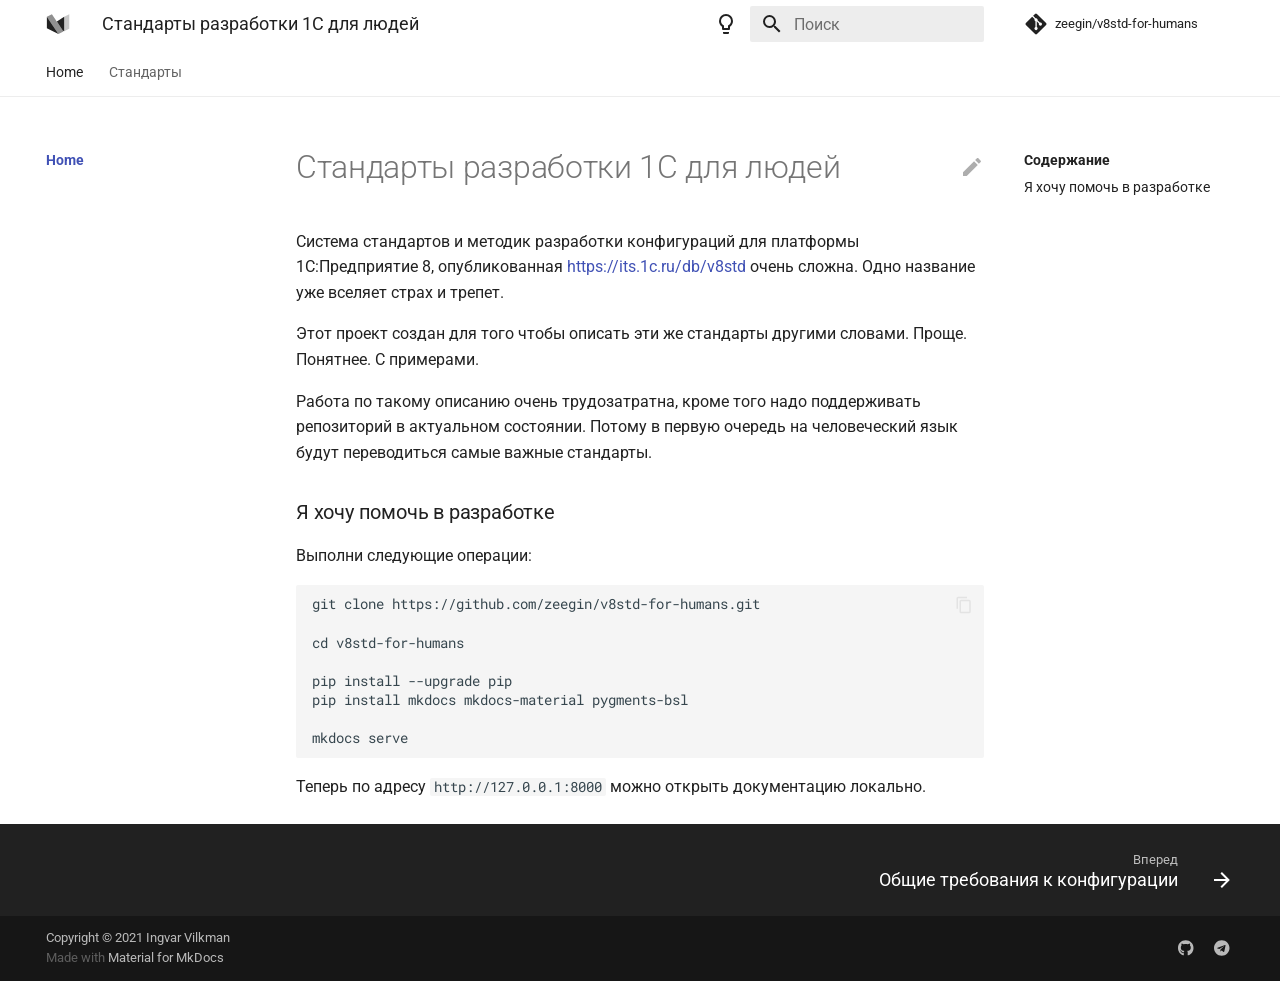
<file: index.html>
<!doctype html>
<html lang="ru" class="no-js">
  <head>
    
      <meta charset="utf-8">
      <meta name="viewport" content="width=device-width,initial-scale=1">
      
      
      
        <meta name="author" content="Ingvar Vilkman">
      
      
        <link rel="canonical" href="https://zeegin.github.io/v8std-for-humans/">
      
      <link rel="icon" href="assets/images/favicon.png">
      <meta name="generator" content="mkdocs-1.2.3, mkdocs-material-7.3.6">
    
    
      
        <title>Стандарты разработки 1С для людей</title>
      
    
    
      <link rel="stylesheet" href="assets/stylesheets/main.a57b2b03.min.css">
      
        
        <link rel="stylesheet" href="assets/stylesheets/palette.3f5d1f46.min.css">
        
      
    
    
    
      
        
        <link rel="preconnect" href="https://fonts.gstatic.com" crossorigin>
        <link rel="stylesheet" href="https://fonts.googleapis.com/css?family=Roboto:300,400,400i,700%7CRoboto+Mono&display=fallback">
        <style>:root{--md-text-font-family:"Roboto";--md-code-font-family:"Roboto Mono"}</style>
      
    
    
    
      <link rel="stylesheet" href="assets/stylesheets/extra.css">
    
    
      


    
    
  </head>
  
  
    
    
      
    
    
    
    
    <body dir="ltr" data-md-color-scheme="default" data-md-color-primary="white" data-md-color-accent="indigo">
  
    
    <script>function __prefix(e){return new URL(".",location).pathname+"."+e}function __get(e,t=localStorage){return JSON.parse(t.getItem(__prefix(e)))}</script>
    
      <script>var palette=__get("__palette");if(null!==palette&&"object"==typeof palette.color)for(var key in palette.color)document.body.setAttribute("data-md-color-"+key,palette.color[key])</script>
    
    <input class="md-toggle" data-md-toggle="drawer" type="checkbox" id="__drawer" autocomplete="off">
    <input class="md-toggle" data-md-toggle="search" type="checkbox" id="__search" autocomplete="off">
    <label class="md-overlay" for="__drawer"></label>
    <div data-md-component="skip">
      
        
        <a href="#1" class="md-skip">
          Перейти к содержанию
        </a>
      
    </div>
    <div data-md-component="announce">
      
    </div>
    
      

<header class="md-header" data-md-component="header">
  <nav class="md-header__inner md-grid" aria-label="Header">
    <a href="." title="Стандарты разработки 1С для людей" class="md-header__button md-logo" aria-label="Стандарты разработки 1С для людей" data-md-component="logo">
      
  
  <svg xmlns="http://www.w3.org/2000/svg" viewBox="0 0 89 89">
  <path d="M3.136,17.387l0,42.932l42.932,21.467l-42.932,-64.399Z" />
  <path d="M21.91,8l42.933,64.398l-18.775,9.388l-42.932,-64.399l18.774,-9.387Z" style="fill-opacity: 0.5" />
  <path d="M67.535,17.387l-27.262,18.156l21.878,32.818l5.384,2.691l0,-53.665Z" />
  <path d="M67.535,17.387l0,53.666l18.774,-9.388l0,-53.665l-18.774,9.387Z" style="fill-opacity: 0.25" />
</svg>

    </a>
    <label class="md-header__button md-icon" for="__drawer">
      <svg xmlns="http://www.w3.org/2000/svg" viewBox="0 0 24 24"><path d="M3 6h18v2H3V6m0 5h18v2H3v-2m0 5h18v2H3v-2z"/></svg>
    </label>
    <div class="md-header__title" data-md-component="header-title">
      <div class="md-header__ellipsis">
        <div class="md-header__topic">
          <span class="md-ellipsis">
            Стандарты разработки 1С для людей
          </span>
        </div>
        <div class="md-header__topic" data-md-component="header-topic">
          <span class="md-ellipsis">
            
              Home
            
          </span>
        </div>
      </div>
    </div>
    
      <form class="md-header__option" data-md-component="palette">
        
          
          
          <input class="md-option" data-md-color-media="" data-md-color-scheme="default" data-md-color-primary="white" data-md-color-accent="indigo"  aria-label="Switch to dark mode"  type="radio" name="__palette" id="__palette_1">
          
            <label class="md-header__button md-icon" title="Switch to dark mode" for="__palette_2" hidden>
              <svg xmlns="http://www.w3.org/2000/svg" viewBox="0 0 24 24"><path d="M12 2a7 7 0 0 1 7 7c0 2.38-1.19 4.47-3 5.74V17a1 1 0 0 1-1 1H9a1 1 0 0 1-1-1v-2.26C6.19 13.47 5 11.38 5 9a7 7 0 0 1 7-7M9 21v-1h6v1a1 1 0 0 1-1 1h-4a1 1 0 0 1-1-1m3-17a5 5 0 0 0-5 5c0 2.05 1.23 3.81 3 4.58V16h4v-2.42c1.77-.77 3-2.53 3-4.58a5 5 0 0 0-5-5z"/></svg>
            </label>
          
        
          
          
          <input class="md-option" data-md-color-media="(prefers-color-scheme: dark)" data-md-color-scheme="slate" data-md-color-primary="black" data-md-color-accent="light-blue"  aria-label="Switch to light mode"  type="radio" name="__palette" id="__palette_2">
          
            <label class="md-header__button md-icon" title="Switch to light mode" for="__palette_1" hidden>
              <svg xmlns="http://www.w3.org/2000/svg" viewBox="0 0 24 24"><path d="M12 2a7 7 0 0 0-7 7c0 2.38 1.19 4.47 3 5.74V17a1 1 0 0 0 1 1h6a1 1 0 0 0 1-1v-2.26c1.81-1.27 3-3.36 3-5.74a7 7 0 0 0-7-7M9 21a1 1 0 0 0 1 1h4a1 1 0 0 0 1-1v-1H9v1z"/></svg>
            </label>
          
        
      </form>
    
    
    
      <label class="md-header__button md-icon" for="__search">
        <svg xmlns="http://www.w3.org/2000/svg" viewBox="0 0 24 24"><path d="M9.5 3A6.5 6.5 0 0 1 16 9.5c0 1.61-.59 3.09-1.56 4.23l.27.27h.79l5 5-1.5 1.5-5-5v-.79l-.27-.27A6.516 6.516 0 0 1 9.5 16 6.5 6.5 0 0 1 3 9.5 6.5 6.5 0 0 1 9.5 3m0 2C7 5 5 7 5 9.5S7 14 9.5 14 14 12 14 9.5 12 5 9.5 5z"/></svg>
      </label>
      
<div class="md-search" data-md-component="search" role="dialog">
  <label class="md-search__overlay" for="__search"></label>
  <div class="md-search__inner" role="search">
    <form class="md-search__form" name="search">
      <input type="text" class="md-search__input" name="query" aria-label="Поиск" placeholder="Поиск" autocapitalize="off" autocorrect="off" autocomplete="off" spellcheck="false" data-md-component="search-query" required>
      <label class="md-search__icon md-icon" for="__search">
        <svg xmlns="http://www.w3.org/2000/svg" viewBox="0 0 24 24"><path d="M9.5 3A6.5 6.5 0 0 1 16 9.5c0 1.61-.59 3.09-1.56 4.23l.27.27h.79l5 5-1.5 1.5-5-5v-.79l-.27-.27A6.516 6.516 0 0 1 9.5 16 6.5 6.5 0 0 1 3 9.5 6.5 6.5 0 0 1 9.5 3m0 2C7 5 5 7 5 9.5S7 14 9.5 14 14 12 14 9.5 12 5 9.5 5z"/></svg>
        <svg xmlns="http://www.w3.org/2000/svg" viewBox="0 0 24 24"><path d="M20 11v2H8l5.5 5.5-1.42 1.42L4.16 12l7.92-7.92L13.5 5.5 8 11h12z"/></svg>
      </label>
      <nav class="md-search__options" aria-label="Search">
        
          <a href="javascript:void(0)" class="md-search__icon md-icon" aria-label="Share" data-clipboard data-clipboard-text="" data-md-component="search-share" tabindex="-1">
            <svg xmlns="http://www.w3.org/2000/svg" viewBox="0 0 24 24"><path d="M18 16.08c-.76 0-1.44.3-1.96.77L8.91 12.7c.05-.23.09-.46.09-.7 0-.24-.04-.47-.09-.7l7.05-4.11c.54.5 1.25.81 2.04.81a3 3 0 0 0 3-3 3 3 0 0 0-3-3 3 3 0 0 0-3 3c0 .24.04.47.09.7L8.04 9.81C7.5 9.31 6.79 9 6 9a3 3 0 0 0-3 3 3 3 0 0 0 3 3c.79 0 1.5-.31 2.04-.81l7.12 4.15c-.05.21-.08.43-.08.66 0 1.61 1.31 2.91 2.92 2.91 1.61 0 2.92-1.3 2.92-2.91A2.92 2.92 0 0 0 18 16.08z"/></svg>
          </a>
        
        <button type="reset" class="md-search__icon md-icon" aria-label="Clear" tabindex="-1">
          <svg xmlns="http://www.w3.org/2000/svg" viewBox="0 0 24 24"><path d="M19 6.41 17.59 5 12 10.59 6.41 5 5 6.41 10.59 12 5 17.59 6.41 19 12 13.41 17.59 19 19 17.59 13.41 12 19 6.41z"/></svg>
        </button>
      </nav>
      
        <div class="md-search__suggest" data-md-component="search-suggest"></div>
      
    </form>
    <div class="md-search__output">
      <div class="md-search__scrollwrap" data-md-scrollfix>
        <div class="md-search-result" data-md-component="search-result">
          <div class="md-search-result__meta">
            Initializing search
          </div>
          <ol class="md-search-result__list"></ol>
        </div>
      </div>
    </div>
  </div>
</div>
    
    
      <div class="md-header__source">
        
<a href="https://github.com/zeegin/v8std-for-humans/" title="Перейти к репозиторию" class="md-source" data-md-component="source">
  <div class="md-source__icon md-icon">
    
    <svg xmlns="http://www.w3.org/2000/svg" viewBox="0 0 448 512"><path d="M439.55 236.05 244 40.45a28.87 28.87 0 0 0-40.81 0l-40.66 40.63 51.52 51.52c27.06-9.14 52.68 16.77 43.39 43.68l49.66 49.66c34.23-11.8 61.18 31 35.47 56.69-26.49 26.49-70.21-2.87-56-37.34L240.22 199v121.85c25.3 12.54 22.26 41.85 9.08 55a34.34 34.34 0 0 1-48.55 0c-17.57-17.6-11.07-46.91 11.25-56v-123c-20.8-8.51-24.6-30.74-18.64-45L142.57 101 8.45 235.14a28.86 28.86 0 0 0 0 40.81l195.61 195.6a28.86 28.86 0 0 0 40.8 0l194.69-194.69a28.86 28.86 0 0 0 0-40.81z"/></svg>
  </div>
  <div class="md-source__repository">
    zeegin/v8std-for-humans
  </div>
</a>
      </div>
    
  </nav>
  
</header>
    
    <div class="md-container" data-md-component="container">
      
      
        
          
            
<nav class="md-tabs" aria-label="Tabs" data-md-component="tabs">
  <div class="md-tabs__inner md-grid">
    <ul class="md-tabs__list">
      
        
  
  
    
  


  <li class="md-tabs__item">
    <a href="." class="md-tabs__link md-tabs__link--active">
      Home
    </a>
  </li>

      
        
  
  


  
  
  
    

  
  
  
    

  
  
  
    <li class="md-tabs__item">
      <a href="std/std467/" class="md-tabs__link">
        Стандарты
      </a>
    </li>
  

  

  

      
    </ul>
  </div>
</nav>
          
        
      
      <main class="md-main" data-md-component="main">
        <div class="md-main__inner md-grid">
          
            
              
              <div class="md-sidebar md-sidebar--primary" data-md-component="sidebar" data-md-type="navigation" >
                <div class="md-sidebar__scrollwrap">
                  <div class="md-sidebar__inner">
                    

  


<nav class="md-nav md-nav--primary md-nav--lifted" aria-label="Navigation" data-md-level="0">
  <label class="md-nav__title" for="__drawer">
    <a href="." title="Стандарты разработки 1С для людей" class="md-nav__button md-logo" aria-label="Стандарты разработки 1С для людей" data-md-component="logo">
      
  
  <svg xmlns="http://www.w3.org/2000/svg" viewBox="0 0 89 89">
  <path d="M3.136,17.387l0,42.932l42.932,21.467l-42.932,-64.399Z" />
  <path d="M21.91,8l42.933,64.398l-18.775,9.388l-42.932,-64.399l18.774,-9.387Z" style="fill-opacity: 0.5" />
  <path d="M67.535,17.387l-27.262,18.156l21.878,32.818l5.384,2.691l0,-53.665Z" />
  <path d="M67.535,17.387l0,53.666l18.774,-9.388l0,-53.665l-18.774,9.387Z" style="fill-opacity: 0.25" />
</svg>

    </a>
    Стандарты разработки 1С для людей
  </label>
  
    <div class="md-nav__source">
      
<a href="https://github.com/zeegin/v8std-for-humans/" title="Перейти к репозиторию" class="md-source" data-md-component="source">
  <div class="md-source__icon md-icon">
    
    <svg xmlns="http://www.w3.org/2000/svg" viewBox="0 0 448 512"><path d="M439.55 236.05 244 40.45a28.87 28.87 0 0 0-40.81 0l-40.66 40.63 51.52 51.52c27.06-9.14 52.68 16.77 43.39 43.68l49.66 49.66c34.23-11.8 61.18 31 35.47 56.69-26.49 26.49-70.21-2.87-56-37.34L240.22 199v121.85c25.3 12.54 22.26 41.85 9.08 55a34.34 34.34 0 0 1-48.55 0c-17.57-17.6-11.07-46.91 11.25-56v-123c-20.8-8.51-24.6-30.74-18.64-45L142.57 101 8.45 235.14a28.86 28.86 0 0 0 0 40.81l195.61 195.6a28.86 28.86 0 0 0 40.8 0l194.69-194.69a28.86 28.86 0 0 0 0-40.81z"/></svg>
  </div>
  <div class="md-source__repository">
    zeegin/v8std-for-humans
  </div>
</a>
    </div>
  
  <ul class="md-nav__list" data-md-scrollfix>
    
      
      
      

  
  
    
  
  
    <li class="md-nav__item md-nav__item--active">
      
      <input class="md-nav__toggle md-toggle" data-md-toggle="toc" type="checkbox" id="__toc">
      
      
        
      
      
        <label class="md-nav__link md-nav__link--active" for="__toc">
          Home
          <span class="md-nav__icon md-icon"></span>
        </label>
      
      <a href="." class="md-nav__link md-nav__link--active">
        Home
      </a>
      
        


<nav class="md-nav md-nav--secondary" aria-label="Содержание">
  
  
  
    
  
  
    <label class="md-nav__title" for="__toc">
      <span class="md-nav__icon md-icon"></span>
      Содержание
    </label>
    <ul class="md-nav__list" data-md-component="toc" data-md-scrollfix>
      
        <li class="md-nav__item">
  <a href="#_1" class="md-nav__link">
    Я хочу помочь в разработке
  </a>
  
</li>
      
    </ul>
  
</nav>
      
    </li>
  

    
      
      
      

  
  
  
    
    <li class="md-nav__item md-nav__item--nested">
      
      
        <input class="md-nav__toggle md-toggle" data-md-toggle="__nav_2" type="checkbox" id="__nav_2" >
      
      
      
        
          
        
          
        
      
      
        <label class="md-nav__link" for="__nav_2">
          Стандарты
          <span class="md-nav__icon md-icon"></span>
        </label>
      
      <nav class="md-nav" aria-label="Стандарты" data-md-level="1">
        <label class="md-nav__title" for="__nav_2">
          <span class="md-nav__icon md-icon"></span>
          Стандарты
        </label>
        <ul class="md-nav__list" data-md-scrollfix>
          
            
              
  
  
  
    
      
    
    <li class="md-nav__item md-nav__item--section md-nav__item--nested">
      
      
        <input class="md-nav__toggle md-toggle" data-md-toggle="__nav_2_1" type="checkbox" id="__nav_2_1" >
      
      
      
        
          
        
      
      
        <label class="md-nav__link" for="__nav_2_1">
          Создание и изменение объектов метаданных
          <span class="md-nav__icon md-icon"></span>
        </label>
      
      <nav class="md-nav" aria-label="Создание и изменение объектов метаданных" data-md-level="2">
        <label class="md-nav__title" for="__nav_2_1">
          <span class="md-nav__icon md-icon"></span>
          Создание и изменение объектов метаданных
        </label>
        <ul class="md-nav__list" data-md-scrollfix>
          
            
              
  
  
  
    
    <li class="md-nav__item md-nav__item--nested">
      
      
        <input class="md-nav__toggle md-toggle" data-md-toggle="__nav_2_1_1" type="checkbox" id="__nav_2_1_1" >
      
      
      
        
          
        
          
        
      
      
        <label class="md-nav__link" for="__nav_2_1_1">
          Организация работы конфигурации
          <span class="md-nav__icon md-icon"></span>
        </label>
      
      <nav class="md-nav" aria-label="Организация работы конфигурации" data-md-level="3">
        <label class="md-nav__title" for="__nav_2_1_1">
          <span class="md-nav__icon md-icon"></span>
          Организация работы конфигурации
        </label>
        <ul class="md-nav__list" data-md-scrollfix>
          
            
              
  
  
  
    <li class="md-nav__item">
      <a href="std/std467/" class="md-nav__link">
        Общие требования к конфигурации
      </a>
    </li>
  

            
          
            
              
  
  
  
    <li class="md-nav__item">
      <a href="std/std643/" class="md-nav__link">
        Работа в разных часовых поясах
      </a>
    </li>
  

            
          
        </ul>
      </nav>
    </li>
  

            
          
        </ul>
      </nav>
    </li>
  

            
          
            
              
  
  
  
    
      
    
    <li class="md-nav__item md-nav__item--section md-nav__item--nested">
      
      
        <input class="md-nav__toggle md-toggle" data-md-toggle="__nav_2_2" type="checkbox" id="__nav_2_2" >
      
      
      
        
          
        
      
      
        <label class="md-nav__link" for="__nav_2_2">
          Общие вопросы безопасности
          <span class="md-nav__icon md-icon"></span>
        </label>
      
      <nav class="md-nav" aria-label="Общие вопросы безопасности" data-md-level="2">
        <label class="md-nav__title" for="__nav_2_2">
          <span class="md-nav__icon md-icon"></span>
          Общие вопросы безопасности
        </label>
        <ul class="md-nav__list" data-md-scrollfix>
          
            
              
  
  
  
    <li class="md-nav__item">
      <a href="std/std678/" class="md-nav__link">
        Безопасность прикладного программного интерфейса сервера
      </a>
    </li>
  

            
          
        </ul>
      </nav>
    </li>
  

            
          
        </ul>
      </nav>
    </li>
  

    
  </ul>
</nav>
                  </div>
                </div>
              </div>
            
            
              
              <div class="md-sidebar md-sidebar--secondary" data-md-component="sidebar" data-md-type="toc" >
                <div class="md-sidebar__scrollwrap">
                  <div class="md-sidebar__inner">
                    


<nav class="md-nav md-nav--secondary" aria-label="Содержание">
  
  
  
    
  
  
    <label class="md-nav__title" for="__toc">
      <span class="md-nav__icon md-icon"></span>
      Содержание
    </label>
    <ul class="md-nav__list" data-md-component="toc" data-md-scrollfix>
      
        <li class="md-nav__item">
  <a href="#_1" class="md-nav__link">
    Я хочу помочь в разработке
  </a>
  
</li>
      
    </ul>
  
</nav>
                  </div>
                </div>
              </div>
            
          
          <div class="md-content" data-md-component="content">
            <article class="md-content__inner md-typeset">
              
                
                  <a href="https://github.com/zeegin/v8std-for-humans/edit/master/docs/index.md" title="Редактировать страницу" class="md-content__button md-icon">
                    <svg xmlns="http://www.w3.org/2000/svg" viewBox="0 0 24 24"><path d="M20.71 7.04c.39-.39.39-1.04 0-1.41l-2.34-2.34c-.37-.39-1.02-.39-1.41 0l-1.84 1.83 3.75 3.75M3 17.25V21h3.75L17.81 9.93l-3.75-3.75L3 17.25z"/></svg>
                  </a>
                
                
                <h1 id="1">Стандарты разработки 1С для людей<a class="headerlink" href="#1" title="Permanent link">&para;</a></h1>
<p>Система стандартов и методик разработки конфигураций для платформы 1С:Предприятие 8, опубликованная <a href="https://its.1c.ru/db/v8std">https://its.1c.ru/db/v8std</a> очень сложна. Одно название уже вселяет страх и трепет.</p>
<p>Этот проект создан для того чтобы описать эти же стандарты другими словами. Проще. Понятнее. С примерами.</p>
<p>Работа по такому описанию очень трудозатратна, кроме того надо поддерживать репозиторий в актуальном состоянии. Потому в первую очередь на человеческий язык будут переводиться самые важные стандарты.</p>
<h3 id="_1">Я хочу помочь в разработке<a class="headerlink" href="#_1" title="Permanent link">&para;</a></h3>
<p>Выполни следующие операции:</p>
<div class="highlight"><pre><span></span><code>git clone https://github.com/zeegin/v8std-for-humans.git

cd v8std-for-humans

pip install --upgrade pip
pip install mkdocs mkdocs-material pygments-bsl

mkdocs serve
</code></pre></div>
<p>Теперь по адресу <code>http://127.0.0.1:8000</code> можно открыть документацию локально.</p>
                
              
              
                


              
            </article>
          </div>
        </div>
        
          <a href="#" class="md-top md-icon" data-md-component="top" data-md-state="hidden">
            <svg xmlns="http://www.w3.org/2000/svg" viewBox="0 0 24 24"><path d="M13 20h-2V8l-5.5 5.5-1.42-1.42L12 4.16l7.92 7.92-1.42 1.42L13 8v12z"/></svg>
            Back to top
          </a>
        
      </main>
      
        
<footer class="md-footer">
  
    <nav class="md-footer__inner md-grid" aria-label="Footer">
      
      
        
        <a href="std/std467/" class="md-footer__link md-footer__link--next" aria-label="Вперед: Общие требования к конфигурации" rel="next">
          <div class="md-footer__title">
            <div class="md-ellipsis">
              <span class="md-footer__direction">
                Вперед
              </span>
              Общие требования к конфигурации
            </div>
          </div>
          <div class="md-footer__button md-icon">
            <svg xmlns="http://www.w3.org/2000/svg" viewBox="0 0 24 24"><path d="M4 11v2h12l-5.5 5.5 1.42 1.42L19.84 12l-7.92-7.92L10.5 5.5 16 11H4z"/></svg>
          </div>
        </a>
      
    </nav>
  
  <div class="md-footer-meta md-typeset">
    <div class="md-footer-meta__inner md-grid">
      <div class="md-footer-copyright">
        
          <div class="md-footer-copyright__highlight">
            Copyright &copy; 2021 Ingvar Vilkman
          </div>
        
        
          Made with
          <a href="https://squidfunk.github.io/mkdocs-material/" target="_blank" rel="noopener">
            Material for MkDocs
          </a>
        
        
      </div>
      
  <div class="md-footer-social">
    
      
      
        
        
      
      <a href="https://github.com/zeegin/v8std-for-humans" target="_blank" rel="noopener" title="github.com" class="md-footer-social__link">
        <svg xmlns="http://www.w3.org/2000/svg" viewBox="0 0 496 512"><path d="M165.9 397.4c0 2-2.3 3.6-5.2 3.6-3.3.3-5.6-1.3-5.6-3.6 0-2 2.3-3.6 5.2-3.6 3-.3 5.6 1.3 5.6 3.6zm-31.1-4.5c-.7 2 1.3 4.3 4.3 4.9 2.6 1 5.6 0 6.2-2s-1.3-4.3-4.3-5.2c-2.6-.7-5.5.3-6.2 2.3zm44.2-1.7c-2.9.7-4.9 2.6-4.6 4.9.3 2 2.9 3.3 5.9 2.6 2.9-.7 4.9-2.6 4.6-4.6-.3-1.9-3-3.2-5.9-2.9zM244.8 8C106.1 8 0 113.3 0 252c0 110.9 69.8 205.8 169.5 239.2 12.8 2.3 17.3-5.6 17.3-12.1 0-6.2-.3-40.4-.3-61.4 0 0-70 15-84.7-29.8 0 0-11.4-29.1-27.8-36.6 0 0-22.9-15.7 1.6-15.4 0 0 24.9 2 38.6 25.8 21.9 38.6 58.6 27.5 72.9 20.9 2.3-16 8.8-27.1 16-33.7-55.9-6.2-112.3-14.3-112.3-110.5 0-27.5 7.6-41.3 23.6-58.9-2.6-6.5-11.1-33.3 2.6-67.9 20.9-6.5 69 27 69 27 20-5.6 41.5-8.5 62.8-8.5s42.8 2.9 62.8 8.5c0 0 48.1-33.6 69-27 13.7 34.7 5.2 61.4 2.6 67.9 16 17.7 25.8 31.5 25.8 58.9 0 96.5-58.9 104.2-114.8 110.5 9.2 7.9 17 22.9 17 46.4 0 33.7-.3 75.4-.3 83.6 0 6.5 4.6 14.4 17.3 12.1C428.2 457.8 496 362.9 496 252 496 113.3 383.5 8 244.8 8zM97.2 352.9c-1.3 1-1 3.3.7 5.2 1.6 1.6 3.9 2.3 5.2 1 1.3-1 1-3.3-.7-5.2-1.6-1.6-3.9-2.3-5.2-1zm-10.8-8.1c-.7 1.3.3 2.9 2.3 3.9 1.6 1 3.6.7 4.3-.7.7-1.3-.3-2.9-2.3-3.9-2-.6-3.6-.3-4.3.7zm32.4 35.6c-1.6 1.3-1 4.3 1.3 6.2 2.3 2.3 5.2 2.6 6.5 1 1.3-1.3.7-4.3-1.3-6.2-2.2-2.3-5.2-2.6-6.5-1zm-11.4-14.7c-1.6 1-1.6 3.6 0 5.9 1.6 2.3 4.3 3.3 5.6 2.3 1.6-1.3 1.6-3.9 0-6.2-1.4-2.3-4-3.3-5.6-2z"/></svg>
      </a>
    
      
      
        
        
      
      <a href="https://t.me/radio_ingvar" target="_blank" rel="noopener" title="t.me" class="md-footer-social__link">
        <svg xmlns="http://www.w3.org/2000/svg" viewBox="0 0 496 512"><path d="M248 8C111 8 0 119 0 256s111 248 248 248 248-111 248-248S385 8 248 8zm121.8 169.9-40.7 191.8c-3 13.6-11.1 16.9-22.4 10.5l-62-45.7-29.9 28.8c-3.3 3.3-6.1 6.1-12.5 6.1l4.4-63.1 114.9-103.8c5-4.4-1.1-6.9-7.7-2.5l-142 89.4-61.2-19.1c-13.3-4.2-13.6-13.3 2.8-19.7l239.1-92.2c11.1-4 20.8 2.7 17.2 19.5z"/></svg>
      </a>
    
  </div>

    </div>
  </div>
</footer>
      
    </div>
    <div class="md-dialog" data-md-component="dialog">
      <div class="md-dialog__inner md-typeset"></div>
    </div>
    <script id="__config" type="application/json">{"base": ".", "features": ["content.code.annotate", "content.tabs.link", "navigation.indexes", "navigation.sections", "navigation.tabs", "navigation.top", "navigation.tracking", "search.highlight", "search.share", "search.suggest"], "translations": {"clipboard.copy": "\u041a\u043e\u043f\u0438\u0440\u043e\u0432\u0430\u0442\u044c \u0432 \u0431\u0443\u0444\u0435\u0440", "clipboard.copied": "\u0421\u043a\u043e\u043f\u0438\u0440\u043e\u0432\u0430\u043d\u043e \u0432 \u0431\u0443\u0444\u0435\u0440", "search.config.lang": "ru", "search.config.pipeline": "trimmer, stopWordFilter", "search.config.separator": "[\\s\\-]+", "search.placeholder": "\u041f\u043e\u0438\u0441\u043a", "search.result.placeholder": "\u041d\u0430\u0447\u043d\u0438\u0442\u0435 \u043f\u0435\u0447\u0430\u0442\u0430\u0442\u044c \u0434\u043b\u044f \u043f\u043e\u0438\u0441\u043a\u0430", "search.result.none": "\u0421\u043e\u0432\u043f\u0430\u0434\u0435\u043d\u0438\u0439 \u043d\u0435 \u043d\u0430\u0439\u0434\u0435\u043d\u043e", "search.result.one": "\u041d\u0430\u0439\u0434\u0435\u043d\u043e 1 \u0441\u043e\u0432\u043f\u0430\u0434\u0435\u043d\u0438\u0435", "search.result.other": "\u041d\u0430\u0439\u0434\u0435\u043d\u043e # \u0441\u043e\u0432\u043f\u0430\u0434\u0435\u043d\u0438\u0439", "search.result.more.one": "1 more on this page", "search.result.more.other": "# more on this page", "search.result.term.missing": "Missing", "select.version.title": "Select version"}, "search": "assets/javascripts/workers/search.fcfe8b6d.min.js", "version": null}</script>
    
    
      <script src="assets/javascripts/bundle.b1047164.min.js"></script>
      
    
  </body>
</html>
</file>
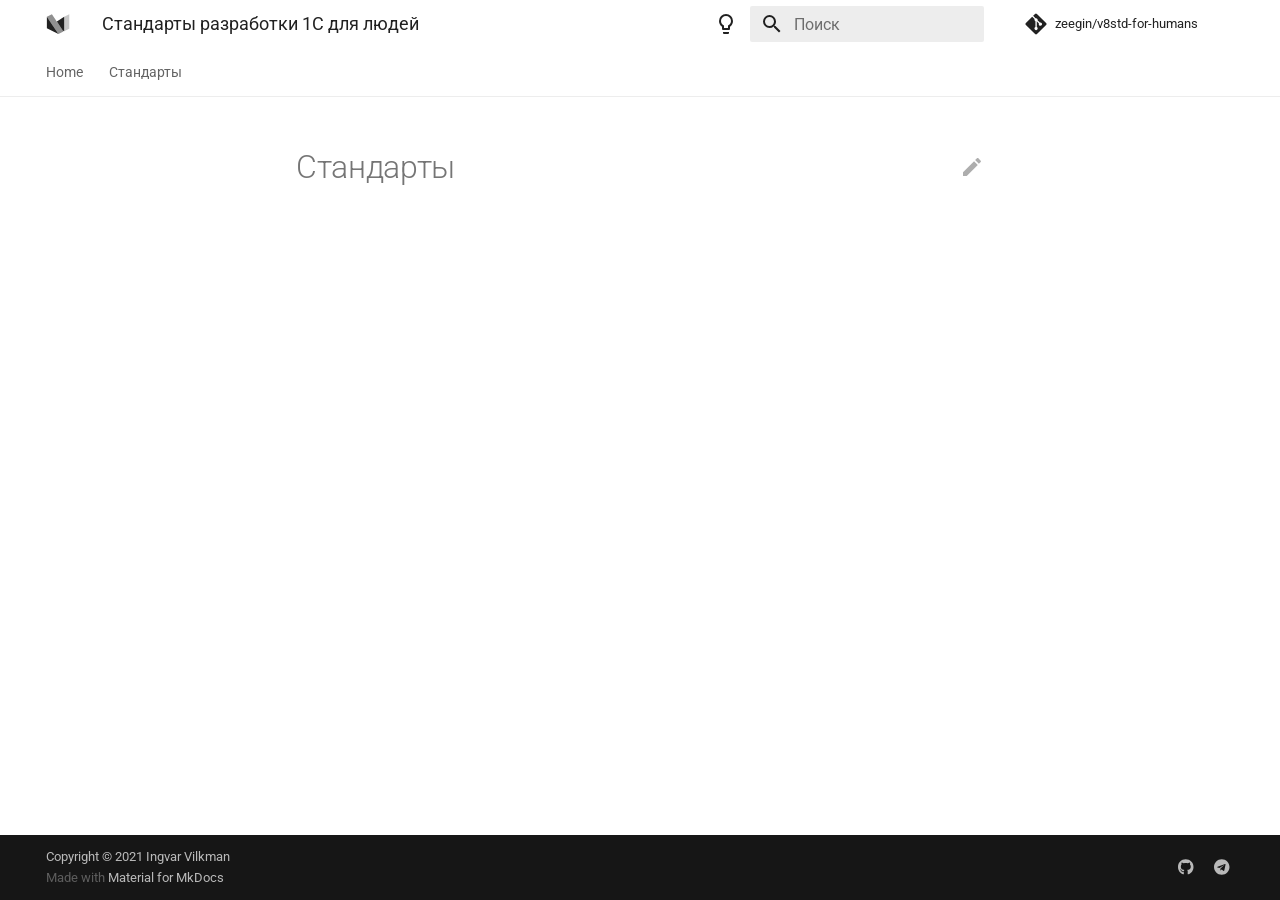
<file: std/index.html>
<!doctype html>
<html lang="ru" class="no-js">
  <head>
    
      <meta charset="utf-8">
      <meta name="viewport" content="width=device-width,initial-scale=1">
      
      
      
        <meta name="author" content="Ingvar Vilkman">
      
      
        <link rel="canonical" href="https://zeegin.github.io/v8std-for-humans/std/">
      
      <link rel="icon" href="../assets/images/favicon.png">
      <meta name="generator" content="mkdocs-1.2.3, mkdocs-material-7.3.6">
    
    
      
        <title>Стандарты - Стандарты разработки 1С для людей</title>
      
    
    
      <link rel="stylesheet" href="../assets/stylesheets/main.a57b2b03.min.css">
      
        
        <link rel="stylesheet" href="../assets/stylesheets/palette.3f5d1f46.min.css">
        
      
    
    
    
      
        
        <link rel="preconnect" href="https://fonts.gstatic.com" crossorigin>
        <link rel="stylesheet" href="https://fonts.googleapis.com/css?family=Roboto:300,400,400i,700%7CRoboto+Mono&display=fallback">
        <style>:root{--md-text-font-family:"Roboto";--md-code-font-family:"Roboto Mono"}</style>
      
    
    
    
      <link rel="stylesheet" href="../assets/stylesheets/extra.css">
    
    
      


    
    
  </head>
  
  
    
    
      
    
    
    
    
    <body dir="ltr" data-md-color-scheme="default" data-md-color-primary="white" data-md-color-accent="indigo">
  
    
    <script>function __prefix(e){return new URL("..",location).pathname+"."+e}function __get(e,t=localStorage){return JSON.parse(t.getItem(__prefix(e)))}</script>
    
      <script>var palette=__get("__palette");if(null!==palette&&"object"==typeof palette.color)for(var key in palette.color)document.body.setAttribute("data-md-color-"+key,palette.color[key])</script>
    
    <input class="md-toggle" data-md-toggle="drawer" type="checkbox" id="__drawer" autocomplete="off">
    <input class="md-toggle" data-md-toggle="search" type="checkbox" id="__search" autocomplete="off">
    <label class="md-overlay" for="__drawer"></label>
    <div data-md-component="skip">
      
        
        <a href="#_1" class="md-skip">
          Перейти к содержанию
        </a>
      
    </div>
    <div data-md-component="announce">
      
    </div>
    
      

<header class="md-header" data-md-component="header">
  <nav class="md-header__inner md-grid" aria-label="Header">
    <a href=".." title="Стандарты разработки 1С для людей" class="md-header__button md-logo" aria-label="Стандарты разработки 1С для людей" data-md-component="logo">
      
  
  <svg xmlns="http://www.w3.org/2000/svg" viewBox="0 0 89 89">
  <path d="M3.136,17.387l0,42.932l42.932,21.467l-42.932,-64.399Z" />
  <path d="M21.91,8l42.933,64.398l-18.775,9.388l-42.932,-64.399l18.774,-9.387Z" style="fill-opacity: 0.5" />
  <path d="M67.535,17.387l-27.262,18.156l21.878,32.818l5.384,2.691l0,-53.665Z" />
  <path d="M67.535,17.387l0,53.666l18.774,-9.388l0,-53.665l-18.774,9.387Z" style="fill-opacity: 0.25" />
</svg>

    </a>
    <label class="md-header__button md-icon" for="__drawer">
      <svg xmlns="http://www.w3.org/2000/svg" viewBox="0 0 24 24"><path d="M3 6h18v2H3V6m0 5h18v2H3v-2m0 5h18v2H3v-2z"/></svg>
    </label>
    <div class="md-header__title" data-md-component="header-title">
      <div class="md-header__ellipsis">
        <div class="md-header__topic">
          <span class="md-ellipsis">
            Стандарты разработки 1С для людей
          </span>
        </div>
        <div class="md-header__topic" data-md-component="header-topic">
          <span class="md-ellipsis">
            
              Стандарты
            
          </span>
        </div>
      </div>
    </div>
    
      <form class="md-header__option" data-md-component="palette">
        
          
          
          <input class="md-option" data-md-color-media="" data-md-color-scheme="default" data-md-color-primary="white" data-md-color-accent="indigo"  aria-label="Switch to dark mode"  type="radio" name="__palette" id="__palette_1">
          
            <label class="md-header__button md-icon" title="Switch to dark mode" for="__palette_2" hidden>
              <svg xmlns="http://www.w3.org/2000/svg" viewBox="0 0 24 24"><path d="M12 2a7 7 0 0 1 7 7c0 2.38-1.19 4.47-3 5.74V17a1 1 0 0 1-1 1H9a1 1 0 0 1-1-1v-2.26C6.19 13.47 5 11.38 5 9a7 7 0 0 1 7-7M9 21v-1h6v1a1 1 0 0 1-1 1h-4a1 1 0 0 1-1-1m3-17a5 5 0 0 0-5 5c0 2.05 1.23 3.81 3 4.58V16h4v-2.42c1.77-.77 3-2.53 3-4.58a5 5 0 0 0-5-5z"/></svg>
            </label>
          
        
          
          
          <input class="md-option" data-md-color-media="(prefers-color-scheme: dark)" data-md-color-scheme="slate" data-md-color-primary="black" data-md-color-accent="light-blue"  aria-label="Switch to light mode"  type="radio" name="__palette" id="__palette_2">
          
            <label class="md-header__button md-icon" title="Switch to light mode" for="__palette_1" hidden>
              <svg xmlns="http://www.w3.org/2000/svg" viewBox="0 0 24 24"><path d="M12 2a7 7 0 0 0-7 7c0 2.38 1.19 4.47 3 5.74V17a1 1 0 0 0 1 1h6a1 1 0 0 0 1-1v-2.26c1.81-1.27 3-3.36 3-5.74a7 7 0 0 0-7-7M9 21a1 1 0 0 0 1 1h4a1 1 0 0 0 1-1v-1H9v1z"/></svg>
            </label>
          
        
      </form>
    
    
    
      <label class="md-header__button md-icon" for="__search">
        <svg xmlns="http://www.w3.org/2000/svg" viewBox="0 0 24 24"><path d="M9.5 3A6.5 6.5 0 0 1 16 9.5c0 1.61-.59 3.09-1.56 4.23l.27.27h.79l5 5-1.5 1.5-5-5v-.79l-.27-.27A6.516 6.516 0 0 1 9.5 16 6.5 6.5 0 0 1 3 9.5 6.5 6.5 0 0 1 9.5 3m0 2C7 5 5 7 5 9.5S7 14 9.5 14 14 12 14 9.5 12 5 9.5 5z"/></svg>
      </label>
      
<div class="md-search" data-md-component="search" role="dialog">
  <label class="md-search__overlay" for="__search"></label>
  <div class="md-search__inner" role="search">
    <form class="md-search__form" name="search">
      <input type="text" class="md-search__input" name="query" aria-label="Поиск" placeholder="Поиск" autocapitalize="off" autocorrect="off" autocomplete="off" spellcheck="false" data-md-component="search-query" required>
      <label class="md-search__icon md-icon" for="__search">
        <svg xmlns="http://www.w3.org/2000/svg" viewBox="0 0 24 24"><path d="M9.5 3A6.5 6.5 0 0 1 16 9.5c0 1.61-.59 3.09-1.56 4.23l.27.27h.79l5 5-1.5 1.5-5-5v-.79l-.27-.27A6.516 6.516 0 0 1 9.5 16 6.5 6.5 0 0 1 3 9.5 6.5 6.5 0 0 1 9.5 3m0 2C7 5 5 7 5 9.5S7 14 9.5 14 14 12 14 9.5 12 5 9.5 5z"/></svg>
        <svg xmlns="http://www.w3.org/2000/svg" viewBox="0 0 24 24"><path d="M20 11v2H8l5.5 5.5-1.42 1.42L4.16 12l7.92-7.92L13.5 5.5 8 11h12z"/></svg>
      </label>
      <nav class="md-search__options" aria-label="Search">
        
          <a href="javascript:void(0)" class="md-search__icon md-icon" aria-label="Share" data-clipboard data-clipboard-text="" data-md-component="search-share" tabindex="-1">
            <svg xmlns="http://www.w3.org/2000/svg" viewBox="0 0 24 24"><path d="M18 16.08c-.76 0-1.44.3-1.96.77L8.91 12.7c.05-.23.09-.46.09-.7 0-.24-.04-.47-.09-.7l7.05-4.11c.54.5 1.25.81 2.04.81a3 3 0 0 0 3-3 3 3 0 0 0-3-3 3 3 0 0 0-3 3c0 .24.04.47.09.7L8.04 9.81C7.5 9.31 6.79 9 6 9a3 3 0 0 0-3 3 3 3 0 0 0 3 3c.79 0 1.5-.31 2.04-.81l7.12 4.15c-.05.21-.08.43-.08.66 0 1.61 1.31 2.91 2.92 2.91 1.61 0 2.92-1.3 2.92-2.91A2.92 2.92 0 0 0 18 16.08z"/></svg>
          </a>
        
        <button type="reset" class="md-search__icon md-icon" aria-label="Clear" tabindex="-1">
          <svg xmlns="http://www.w3.org/2000/svg" viewBox="0 0 24 24"><path d="M19 6.41 17.59 5 12 10.59 6.41 5 5 6.41 10.59 12 5 17.59 6.41 19 12 13.41 17.59 19 19 17.59 13.41 12 19 6.41z"/></svg>
        </button>
      </nav>
      
        <div class="md-search__suggest" data-md-component="search-suggest"></div>
      
    </form>
    <div class="md-search__output">
      <div class="md-search__scrollwrap" data-md-scrollfix>
        <div class="md-search-result" data-md-component="search-result">
          <div class="md-search-result__meta">
            Initializing search
          </div>
          <ol class="md-search-result__list"></ol>
        </div>
      </div>
    </div>
  </div>
</div>
    
    
      <div class="md-header__source">
        
<a href="https://github.com/zeegin/v8std-for-humans/" title="Перейти к репозиторию" class="md-source" data-md-component="source">
  <div class="md-source__icon md-icon">
    
    <svg xmlns="http://www.w3.org/2000/svg" viewBox="0 0 448 512"><path d="M439.55 236.05 244 40.45a28.87 28.87 0 0 0-40.81 0l-40.66 40.63 51.52 51.52c27.06-9.14 52.68 16.77 43.39 43.68l49.66 49.66c34.23-11.8 61.18 31 35.47 56.69-26.49 26.49-70.21-2.87-56-37.34L240.22 199v121.85c25.3 12.54 22.26 41.85 9.08 55a34.34 34.34 0 0 1-48.55 0c-17.57-17.6-11.07-46.91 11.25-56v-123c-20.8-8.51-24.6-30.74-18.64-45L142.57 101 8.45 235.14a28.86 28.86 0 0 0 0 40.81l195.61 195.6a28.86 28.86 0 0 0 40.8 0l194.69-194.69a28.86 28.86 0 0 0 0-40.81z"/></svg>
  </div>
  <div class="md-source__repository">
    zeegin/v8std-for-humans
  </div>
</a>
      </div>
    
  </nav>
  
</header>
    
    <div class="md-container" data-md-component="container">
      
      
        
          
            
<nav class="md-tabs" aria-label="Tabs" data-md-component="tabs">
  <div class="md-tabs__inner md-grid">
    <ul class="md-tabs__list">
      
        
  
  


  <li class="md-tabs__item">
    <a href=".." class="md-tabs__link">
      Home
    </a>
  </li>

      
        
  
  


  
  
  
    

  
  
  
    

  
  
  
    <li class="md-tabs__item">
      <a href="std467/" class="md-tabs__link">
        Стандарты
      </a>
    </li>
  

  

  

      
    </ul>
  </div>
</nav>
          
        
      
      <main class="md-main" data-md-component="main">
        <div class="md-main__inner md-grid">
          
            
              
              <div class="md-sidebar md-sidebar--primary" data-md-component="sidebar" data-md-type="navigation" >
                <div class="md-sidebar__scrollwrap">
                  <div class="md-sidebar__inner">
                    

  


<nav class="md-nav md-nav--primary md-nav--lifted" aria-label="Navigation" data-md-level="0">
  <label class="md-nav__title" for="__drawer">
    <a href=".." title="Стандарты разработки 1С для людей" class="md-nav__button md-logo" aria-label="Стандарты разработки 1С для людей" data-md-component="logo">
      
  
  <svg xmlns="http://www.w3.org/2000/svg" viewBox="0 0 89 89">
  <path d="M3.136,17.387l0,42.932l42.932,21.467l-42.932,-64.399Z" />
  <path d="M21.91,8l42.933,64.398l-18.775,9.388l-42.932,-64.399l18.774,-9.387Z" style="fill-opacity: 0.5" />
  <path d="M67.535,17.387l-27.262,18.156l21.878,32.818l5.384,2.691l0,-53.665Z" />
  <path d="M67.535,17.387l0,53.666l18.774,-9.388l0,-53.665l-18.774,9.387Z" style="fill-opacity: 0.25" />
</svg>

    </a>
    Стандарты разработки 1С для людей
  </label>
  
    <div class="md-nav__source">
      
<a href="https://github.com/zeegin/v8std-for-humans/" title="Перейти к репозиторию" class="md-source" data-md-component="source">
  <div class="md-source__icon md-icon">
    
    <svg xmlns="http://www.w3.org/2000/svg" viewBox="0 0 448 512"><path d="M439.55 236.05 244 40.45a28.87 28.87 0 0 0-40.81 0l-40.66 40.63 51.52 51.52c27.06-9.14 52.68 16.77 43.39 43.68l49.66 49.66c34.23-11.8 61.18 31 35.47 56.69-26.49 26.49-70.21-2.87-56-37.34L240.22 199v121.85c25.3 12.54 22.26 41.85 9.08 55a34.34 34.34 0 0 1-48.55 0c-17.57-17.6-11.07-46.91 11.25-56v-123c-20.8-8.51-24.6-30.74-18.64-45L142.57 101 8.45 235.14a28.86 28.86 0 0 0 0 40.81l195.61 195.6a28.86 28.86 0 0 0 40.8 0l194.69-194.69a28.86 28.86 0 0 0 0-40.81z"/></svg>
  </div>
  <div class="md-source__repository">
    zeegin/v8std-for-humans
  </div>
</a>
    </div>
  
  <ul class="md-nav__list" data-md-scrollfix>
    
      
      
      

  
  
  
    <li class="md-nav__item">
      <a href=".." class="md-nav__link">
        Home
      </a>
    </li>
  

    
      
      
      

  
  
  
    
    <li class="md-nav__item md-nav__item--nested">
      
      
        <input class="md-nav__toggle md-toggle" data-md-toggle="__nav_2" type="checkbox" id="__nav_2" >
      
      
      
        
          
        
          
        
      
      
        <label class="md-nav__link" for="__nav_2">
          Стандарты
          <span class="md-nav__icon md-icon"></span>
        </label>
      
      <nav class="md-nav" aria-label="Стандарты" data-md-level="1">
        <label class="md-nav__title" for="__nav_2">
          <span class="md-nav__icon md-icon"></span>
          Стандарты
        </label>
        <ul class="md-nav__list" data-md-scrollfix>
          
            
              
  
  
  
    
      
    
    <li class="md-nav__item md-nav__item--section md-nav__item--nested">
      
      
        <input class="md-nav__toggle md-toggle" data-md-toggle="__nav_2_1" type="checkbox" id="__nav_2_1" >
      
      
      
        
          
        
      
      
        <label class="md-nav__link" for="__nav_2_1">
          Создание и изменение объектов метаданных
          <span class="md-nav__icon md-icon"></span>
        </label>
      
      <nav class="md-nav" aria-label="Создание и изменение объектов метаданных" data-md-level="2">
        <label class="md-nav__title" for="__nav_2_1">
          <span class="md-nav__icon md-icon"></span>
          Создание и изменение объектов метаданных
        </label>
        <ul class="md-nav__list" data-md-scrollfix>
          
            
              
  
  
  
    
    <li class="md-nav__item md-nav__item--nested">
      
      
        <input class="md-nav__toggle md-toggle" data-md-toggle="__nav_2_1_1" type="checkbox" id="__nav_2_1_1" >
      
      
      
        
          
        
          
        
      
      
        <label class="md-nav__link" for="__nav_2_1_1">
          Организация работы конфигурации
          <span class="md-nav__icon md-icon"></span>
        </label>
      
      <nav class="md-nav" aria-label="Организация работы конфигурации" data-md-level="3">
        <label class="md-nav__title" for="__nav_2_1_1">
          <span class="md-nav__icon md-icon"></span>
          Организация работы конфигурации
        </label>
        <ul class="md-nav__list" data-md-scrollfix>
          
            
              
  
  
  
    <li class="md-nav__item">
      <a href="std467/" class="md-nav__link">
        Общие требования к конфигурации
      </a>
    </li>
  

            
          
            
              
  
  
  
    <li class="md-nav__item">
      <a href="std643/" class="md-nav__link">
        Работа в разных часовых поясах
      </a>
    </li>
  

            
          
        </ul>
      </nav>
    </li>
  

            
          
        </ul>
      </nav>
    </li>
  

            
          
            
              
  
  
  
    
      
    
    <li class="md-nav__item md-nav__item--section md-nav__item--nested">
      
      
        <input class="md-nav__toggle md-toggle" data-md-toggle="__nav_2_2" type="checkbox" id="__nav_2_2" >
      
      
      
        
          
        
      
      
        <label class="md-nav__link" for="__nav_2_2">
          Общие вопросы безопасности
          <span class="md-nav__icon md-icon"></span>
        </label>
      
      <nav class="md-nav" aria-label="Общие вопросы безопасности" data-md-level="2">
        <label class="md-nav__title" for="__nav_2_2">
          <span class="md-nav__icon md-icon"></span>
          Общие вопросы безопасности
        </label>
        <ul class="md-nav__list" data-md-scrollfix>
          
            
              
  
  
  
    <li class="md-nav__item">
      <a href="std678/" class="md-nav__link">
        Безопасность прикладного программного интерфейса сервера
      </a>
    </li>
  

            
          
        </ul>
      </nav>
    </li>
  

            
          
        </ul>
      </nav>
    </li>
  

    
  </ul>
</nav>
                  </div>
                </div>
              </div>
            
            
              
              <div class="md-sidebar md-sidebar--secondary" data-md-component="sidebar" data-md-type="toc" >
                <div class="md-sidebar__scrollwrap">
                  <div class="md-sidebar__inner">
                    


<nav class="md-nav md-nav--secondary" aria-label="Содержание">
  
  
  
    
  
  
</nav>
                  </div>
                </div>
              </div>
            
          
          <div class="md-content" data-md-component="content">
            <article class="md-content__inner md-typeset">
              
                
                  <a href="https://github.com/zeegin/v8std-for-humans/edit/master/docs/std/index.md" title="Редактировать страницу" class="md-content__button md-icon">
                    <svg xmlns="http://www.w3.org/2000/svg" viewBox="0 0 24 24"><path d="M20.71 7.04c.39-.39.39-1.04 0-1.41l-2.34-2.34c-.37-.39-1.02-.39-1.41 0l-1.84 1.83 3.75 3.75M3 17.25V21h3.75L17.81 9.93l-3.75-3.75L3 17.25z"/></svg>
                  </a>
                
                
                <h1 id="_1">Стандарты<a class="headerlink" href="#_1" title="Permanent link">&para;</a></h1>
                
              
              
                


              
            </article>
          </div>
        </div>
        
          <a href="#" class="md-top md-icon" data-md-component="top" data-md-state="hidden">
            <svg xmlns="http://www.w3.org/2000/svg" viewBox="0 0 24 24"><path d="M13 20h-2V8l-5.5 5.5-1.42-1.42L12 4.16l7.92 7.92-1.42 1.42L13 8v12z"/></svg>
            Back to top
          </a>
        
      </main>
      
        
<footer class="md-footer">
  
  <div class="md-footer-meta md-typeset">
    <div class="md-footer-meta__inner md-grid">
      <div class="md-footer-copyright">
        
          <div class="md-footer-copyright__highlight">
            Copyright &copy; 2021 Ingvar Vilkman
          </div>
        
        
          Made with
          <a href="https://squidfunk.github.io/mkdocs-material/" target="_blank" rel="noopener">
            Material for MkDocs
          </a>
        
        
      </div>
      
  <div class="md-footer-social">
    
      
      
        
        
      
      <a href="https://github.com/zeegin/v8std-for-humans" target="_blank" rel="noopener" title="github.com" class="md-footer-social__link">
        <svg xmlns="http://www.w3.org/2000/svg" viewBox="0 0 496 512"><path d="M165.9 397.4c0 2-2.3 3.6-5.2 3.6-3.3.3-5.6-1.3-5.6-3.6 0-2 2.3-3.6 5.2-3.6 3-.3 5.6 1.3 5.6 3.6zm-31.1-4.5c-.7 2 1.3 4.3 4.3 4.9 2.6 1 5.6 0 6.2-2s-1.3-4.3-4.3-5.2c-2.6-.7-5.5.3-6.2 2.3zm44.2-1.7c-2.9.7-4.9 2.6-4.6 4.9.3 2 2.9 3.3 5.9 2.6 2.9-.7 4.9-2.6 4.6-4.6-.3-1.9-3-3.2-5.9-2.9zM244.8 8C106.1 8 0 113.3 0 252c0 110.9 69.8 205.8 169.5 239.2 12.8 2.3 17.3-5.6 17.3-12.1 0-6.2-.3-40.4-.3-61.4 0 0-70 15-84.7-29.8 0 0-11.4-29.1-27.8-36.6 0 0-22.9-15.7 1.6-15.4 0 0 24.9 2 38.6 25.8 21.9 38.6 58.6 27.5 72.9 20.9 2.3-16 8.8-27.1 16-33.7-55.9-6.2-112.3-14.3-112.3-110.5 0-27.5 7.6-41.3 23.6-58.9-2.6-6.5-11.1-33.3 2.6-67.9 20.9-6.5 69 27 69 27 20-5.6 41.5-8.5 62.8-8.5s42.8 2.9 62.8 8.5c0 0 48.1-33.6 69-27 13.7 34.7 5.2 61.4 2.6 67.9 16 17.7 25.8 31.5 25.8 58.9 0 96.5-58.9 104.2-114.8 110.5 9.2 7.9 17 22.9 17 46.4 0 33.7-.3 75.4-.3 83.6 0 6.5 4.6 14.4 17.3 12.1C428.2 457.8 496 362.9 496 252 496 113.3 383.5 8 244.8 8zM97.2 352.9c-1.3 1-1 3.3.7 5.2 1.6 1.6 3.9 2.3 5.2 1 1.3-1 1-3.3-.7-5.2-1.6-1.6-3.9-2.3-5.2-1zm-10.8-8.1c-.7 1.3.3 2.9 2.3 3.9 1.6 1 3.6.7 4.3-.7.7-1.3-.3-2.9-2.3-3.9-2-.6-3.6-.3-4.3.7zm32.4 35.6c-1.6 1.3-1 4.3 1.3 6.2 2.3 2.3 5.2 2.6 6.5 1 1.3-1.3.7-4.3-1.3-6.2-2.2-2.3-5.2-2.6-6.5-1zm-11.4-14.7c-1.6 1-1.6 3.6 0 5.9 1.6 2.3 4.3 3.3 5.6 2.3 1.6-1.3 1.6-3.9 0-6.2-1.4-2.3-4-3.3-5.6-2z"/></svg>
      </a>
    
      
      
        
        
      
      <a href="https://t.me/radio_ingvar" target="_blank" rel="noopener" title="t.me" class="md-footer-social__link">
        <svg xmlns="http://www.w3.org/2000/svg" viewBox="0 0 496 512"><path d="M248 8C111 8 0 119 0 256s111 248 248 248 248-111 248-248S385 8 248 8zm121.8 169.9-40.7 191.8c-3 13.6-11.1 16.9-22.4 10.5l-62-45.7-29.9 28.8c-3.3 3.3-6.1 6.1-12.5 6.1l4.4-63.1 114.9-103.8c5-4.4-1.1-6.9-7.7-2.5l-142 89.4-61.2-19.1c-13.3-4.2-13.6-13.3 2.8-19.7l239.1-92.2c11.1-4 20.8 2.7 17.2 19.5z"/></svg>
      </a>
    
  </div>

    </div>
  </div>
</footer>
      
    </div>
    <div class="md-dialog" data-md-component="dialog">
      <div class="md-dialog__inner md-typeset"></div>
    </div>
    <script id="__config" type="application/json">{"base": "..", "features": ["content.code.annotate", "content.tabs.link", "navigation.indexes", "navigation.sections", "navigation.tabs", "navigation.top", "navigation.tracking", "search.highlight", "search.share", "search.suggest"], "translations": {"clipboard.copy": "\u041a\u043e\u043f\u0438\u0440\u043e\u0432\u0430\u0442\u044c \u0432 \u0431\u0443\u0444\u0435\u0440", "clipboard.copied": "\u0421\u043a\u043e\u043f\u0438\u0440\u043e\u0432\u0430\u043d\u043e \u0432 \u0431\u0443\u0444\u0435\u0440", "search.config.lang": "ru", "search.config.pipeline": "trimmer, stopWordFilter", "search.config.separator": "[\\s\\-]+", "search.placeholder": "\u041f\u043e\u0438\u0441\u043a", "search.result.placeholder": "\u041d\u0430\u0447\u043d\u0438\u0442\u0435 \u043f\u0435\u0447\u0430\u0442\u0430\u0442\u044c \u0434\u043b\u044f \u043f\u043e\u0438\u0441\u043a\u0430", "search.result.none": "\u0421\u043e\u0432\u043f\u0430\u0434\u0435\u043d\u0438\u0439 \u043d\u0435 \u043d\u0430\u0439\u0434\u0435\u043d\u043e", "search.result.one": "\u041d\u0430\u0439\u0434\u0435\u043d\u043e 1 \u0441\u043e\u0432\u043f\u0430\u0434\u0435\u043d\u0438\u0435", "search.result.other": "\u041d\u0430\u0439\u0434\u0435\u043d\u043e # \u0441\u043e\u0432\u043f\u0430\u0434\u0435\u043d\u0438\u0439", "search.result.more.one": "1 more on this page", "search.result.more.other": "# more on this page", "search.result.term.missing": "Missing", "select.version.title": "Select version"}, "search": "../assets/javascripts/workers/search.fcfe8b6d.min.js", "version": null}</script>
    
    
      <script src="../assets/javascripts/bundle.b1047164.min.js"></script>
      
    
  </body>
</html>
</file>
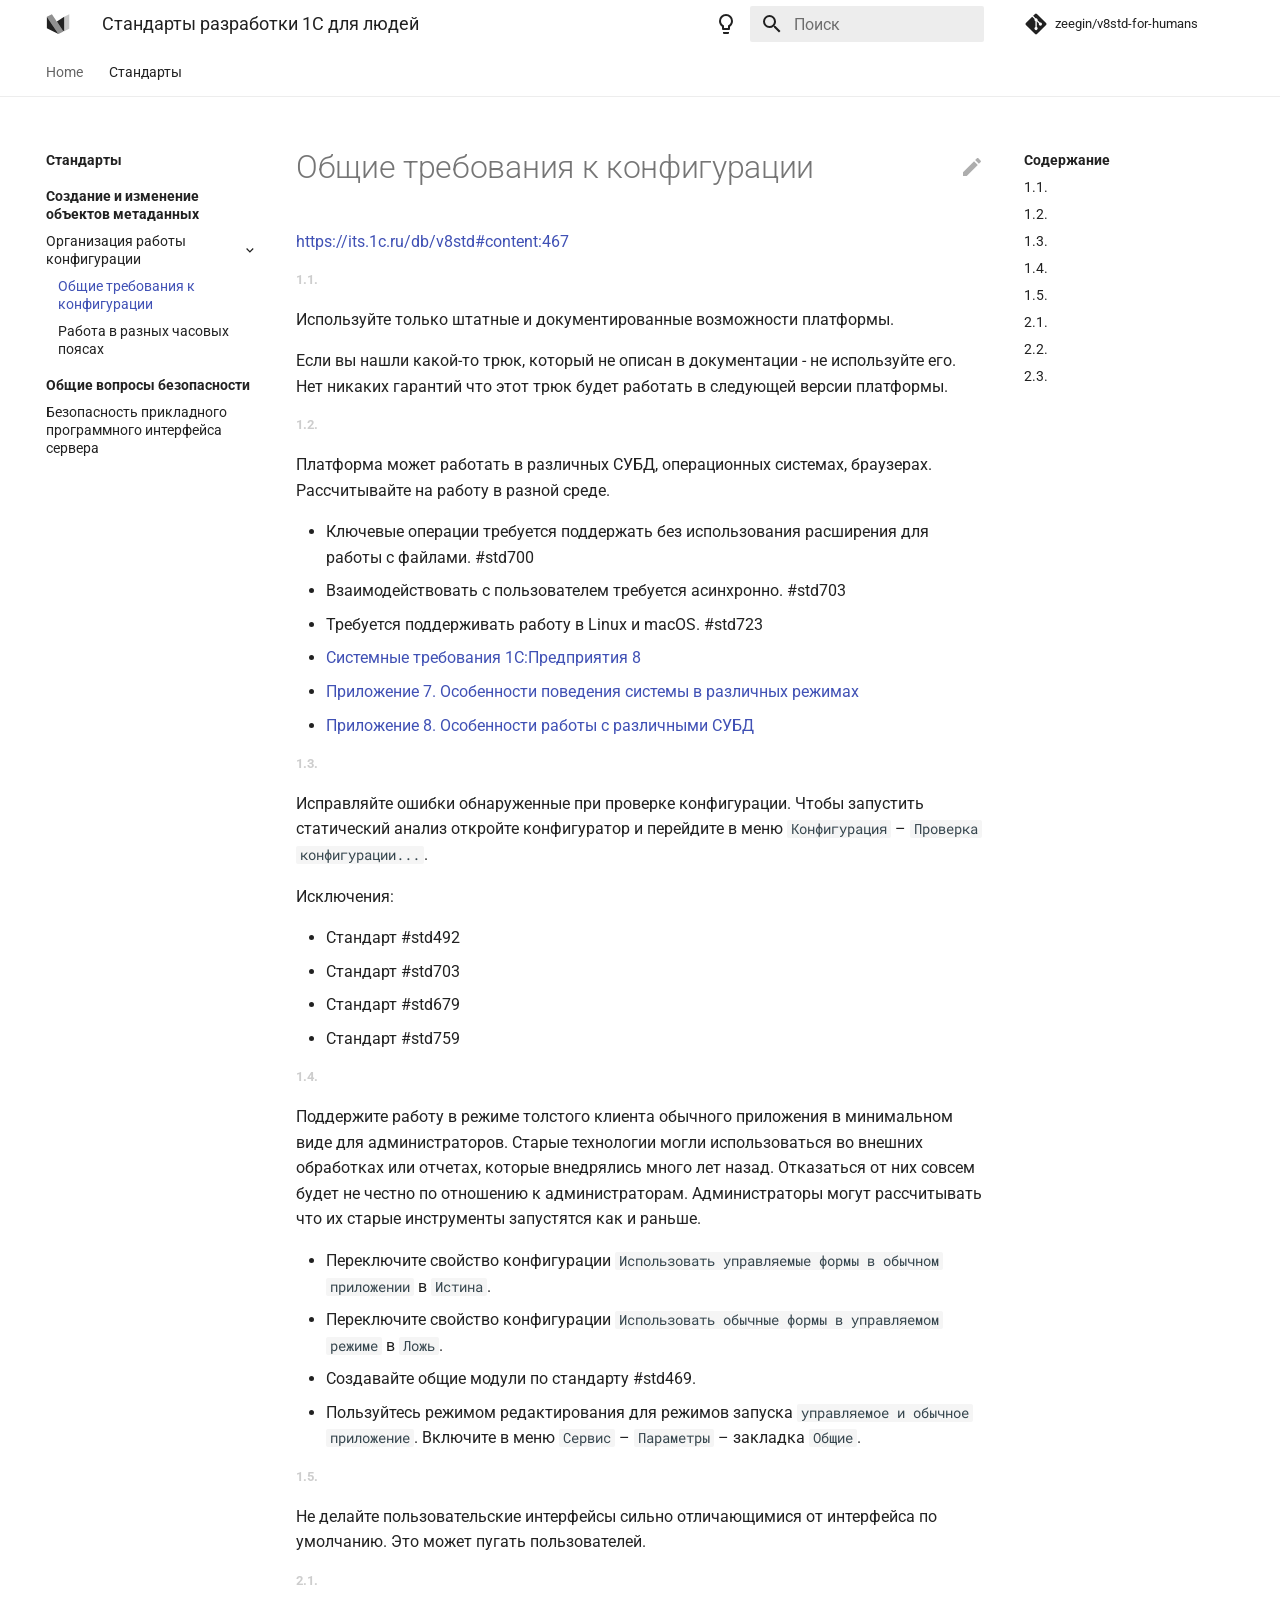
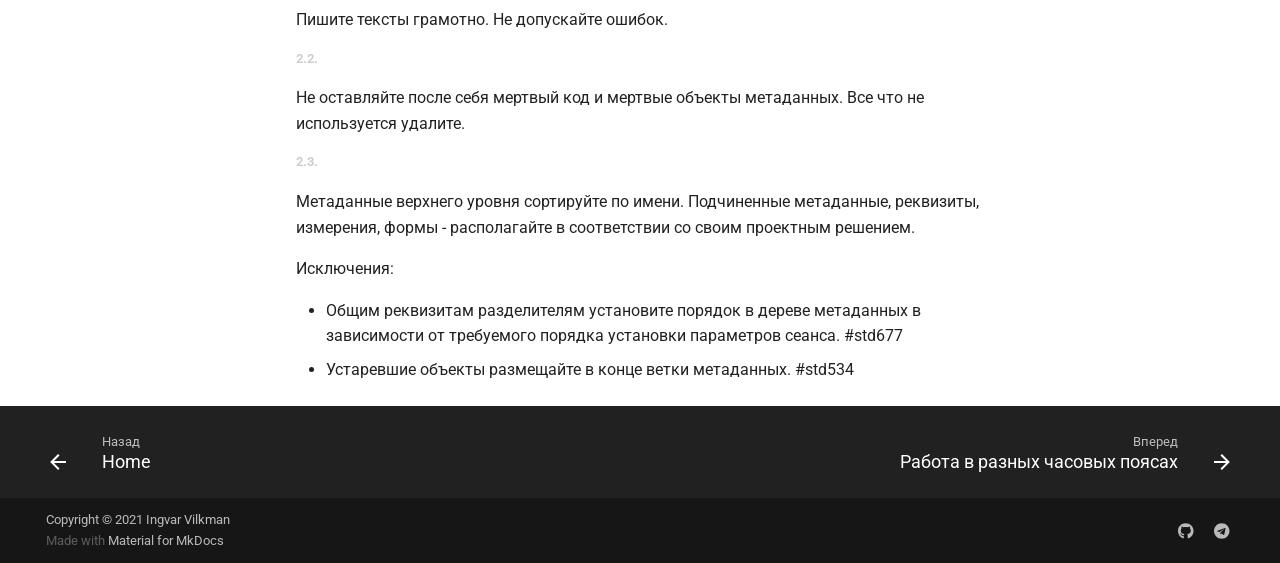
<file: std/std467/index.html>
<!doctype html>
<html lang="ru" class="no-js">
  <head>
    
      <meta charset="utf-8">
      <meta name="viewport" content="width=device-width,initial-scale=1">
      
      
      
        <meta name="author" content="Ingvar Vilkman">
      
      
        <link rel="canonical" href="https://zeegin.github.io/v8std-for-humans/std/std467/">
      
      <link rel="icon" href="../../assets/images/favicon.png">
      <meta name="generator" content="mkdocs-1.2.3, mkdocs-material-7.3.6">
    
    
      
        <title>Общие требования к конфигурации - Стандарты разработки 1С для людей</title>
      
    
    
      <link rel="stylesheet" href="../../assets/stylesheets/main.a57b2b03.min.css">
      
        
        <link rel="stylesheet" href="../../assets/stylesheets/palette.3f5d1f46.min.css">
        
      
    
    
    
      
        
        <link rel="preconnect" href="https://fonts.gstatic.com" crossorigin>
        <link rel="stylesheet" href="https://fonts.googleapis.com/css?family=Roboto:300,400,400i,700%7CRoboto+Mono&display=fallback">
        <style>:root{--md-text-font-family:"Roboto";--md-code-font-family:"Roboto Mono"}</style>
      
    
    
    
      <link rel="stylesheet" href="../../assets/stylesheets/extra.css">
    
    
      


    
    
  </head>
  
  
    
    
      
    
    
    
    
    <body dir="ltr" data-md-color-scheme="default" data-md-color-primary="white" data-md-color-accent="indigo">
  
    
    <script>function __prefix(e){return new URL("../..",location).pathname+"."+e}function __get(e,t=localStorage){return JSON.parse(t.getItem(__prefix(e)))}</script>
    
      <script>var palette=__get("__palette");if(null!==palette&&"object"==typeof palette.color)for(var key in palette.color)document.body.setAttribute("data-md-color-"+key,palette.color[key])</script>
    
    <input class="md-toggle" data-md-toggle="drawer" type="checkbox" id="__drawer" autocomplete="off">
    <input class="md-toggle" data-md-toggle="search" type="checkbox" id="__search" autocomplete="off">
    <label class="md-overlay" for="__drawer"></label>
    <div data-md-component="skip">
      
        
        <a href="#_1" class="md-skip">
          Перейти к содержанию
        </a>
      
    </div>
    <div data-md-component="announce">
      
    </div>
    
      

<header class="md-header" data-md-component="header">
  <nav class="md-header__inner md-grid" aria-label="Header">
    <a href="../.." title="Стандарты разработки 1С для людей" class="md-header__button md-logo" aria-label="Стандарты разработки 1С для людей" data-md-component="logo">
      
  
  <svg xmlns="http://www.w3.org/2000/svg" viewBox="0 0 89 89">
  <path d="M3.136,17.387l0,42.932l42.932,21.467l-42.932,-64.399Z" />
  <path d="M21.91,8l42.933,64.398l-18.775,9.388l-42.932,-64.399l18.774,-9.387Z" style="fill-opacity: 0.5" />
  <path d="M67.535,17.387l-27.262,18.156l21.878,32.818l5.384,2.691l0,-53.665Z" />
  <path d="M67.535,17.387l0,53.666l18.774,-9.388l0,-53.665l-18.774,9.387Z" style="fill-opacity: 0.25" />
</svg>

    </a>
    <label class="md-header__button md-icon" for="__drawer">
      <svg xmlns="http://www.w3.org/2000/svg" viewBox="0 0 24 24"><path d="M3 6h18v2H3V6m0 5h18v2H3v-2m0 5h18v2H3v-2z"/></svg>
    </label>
    <div class="md-header__title" data-md-component="header-title">
      <div class="md-header__ellipsis">
        <div class="md-header__topic">
          <span class="md-ellipsis">
            Стандарты разработки 1С для людей
          </span>
        </div>
        <div class="md-header__topic" data-md-component="header-topic">
          <span class="md-ellipsis">
            
              Общие требования к конфигурации
            
          </span>
        </div>
      </div>
    </div>
    
      <form class="md-header__option" data-md-component="palette">
        
          
          
          <input class="md-option" data-md-color-media="" data-md-color-scheme="default" data-md-color-primary="white" data-md-color-accent="indigo"  aria-label="Switch to dark mode"  type="radio" name="__palette" id="__palette_1">
          
            <label class="md-header__button md-icon" title="Switch to dark mode" for="__palette_2" hidden>
              <svg xmlns="http://www.w3.org/2000/svg" viewBox="0 0 24 24"><path d="M12 2a7 7 0 0 1 7 7c0 2.38-1.19 4.47-3 5.74V17a1 1 0 0 1-1 1H9a1 1 0 0 1-1-1v-2.26C6.19 13.47 5 11.38 5 9a7 7 0 0 1 7-7M9 21v-1h6v1a1 1 0 0 1-1 1h-4a1 1 0 0 1-1-1m3-17a5 5 0 0 0-5 5c0 2.05 1.23 3.81 3 4.58V16h4v-2.42c1.77-.77 3-2.53 3-4.58a5 5 0 0 0-5-5z"/></svg>
            </label>
          
        
          
          
          <input class="md-option" data-md-color-media="(prefers-color-scheme: dark)" data-md-color-scheme="slate" data-md-color-primary="black" data-md-color-accent="light-blue"  aria-label="Switch to light mode"  type="radio" name="__palette" id="__palette_2">
          
            <label class="md-header__button md-icon" title="Switch to light mode" for="__palette_1" hidden>
              <svg xmlns="http://www.w3.org/2000/svg" viewBox="0 0 24 24"><path d="M12 2a7 7 0 0 0-7 7c0 2.38 1.19 4.47 3 5.74V17a1 1 0 0 0 1 1h6a1 1 0 0 0 1-1v-2.26c1.81-1.27 3-3.36 3-5.74a7 7 0 0 0-7-7M9 21a1 1 0 0 0 1 1h4a1 1 0 0 0 1-1v-1H9v1z"/></svg>
            </label>
          
        
      </form>
    
    
    
      <label class="md-header__button md-icon" for="__search">
        <svg xmlns="http://www.w3.org/2000/svg" viewBox="0 0 24 24"><path d="M9.5 3A6.5 6.5 0 0 1 16 9.5c0 1.61-.59 3.09-1.56 4.23l.27.27h.79l5 5-1.5 1.5-5-5v-.79l-.27-.27A6.516 6.516 0 0 1 9.5 16 6.5 6.5 0 0 1 3 9.5 6.5 6.5 0 0 1 9.5 3m0 2C7 5 5 7 5 9.5S7 14 9.5 14 14 12 14 9.5 12 5 9.5 5z"/></svg>
      </label>
      
<div class="md-search" data-md-component="search" role="dialog">
  <label class="md-search__overlay" for="__search"></label>
  <div class="md-search__inner" role="search">
    <form class="md-search__form" name="search">
      <input type="text" class="md-search__input" name="query" aria-label="Поиск" placeholder="Поиск" autocapitalize="off" autocorrect="off" autocomplete="off" spellcheck="false" data-md-component="search-query" required>
      <label class="md-search__icon md-icon" for="__search">
        <svg xmlns="http://www.w3.org/2000/svg" viewBox="0 0 24 24"><path d="M9.5 3A6.5 6.5 0 0 1 16 9.5c0 1.61-.59 3.09-1.56 4.23l.27.27h.79l5 5-1.5 1.5-5-5v-.79l-.27-.27A6.516 6.516 0 0 1 9.5 16 6.5 6.5 0 0 1 3 9.5 6.5 6.5 0 0 1 9.5 3m0 2C7 5 5 7 5 9.5S7 14 9.5 14 14 12 14 9.5 12 5 9.5 5z"/></svg>
        <svg xmlns="http://www.w3.org/2000/svg" viewBox="0 0 24 24"><path d="M20 11v2H8l5.5 5.5-1.42 1.42L4.16 12l7.92-7.92L13.5 5.5 8 11h12z"/></svg>
      </label>
      <nav class="md-search__options" aria-label="Search">
        
          <a href="javascript:void(0)" class="md-search__icon md-icon" aria-label="Share" data-clipboard data-clipboard-text="" data-md-component="search-share" tabindex="-1">
            <svg xmlns="http://www.w3.org/2000/svg" viewBox="0 0 24 24"><path d="M18 16.08c-.76 0-1.44.3-1.96.77L8.91 12.7c.05-.23.09-.46.09-.7 0-.24-.04-.47-.09-.7l7.05-4.11c.54.5 1.25.81 2.04.81a3 3 0 0 0 3-3 3 3 0 0 0-3-3 3 3 0 0 0-3 3c0 .24.04.47.09.7L8.04 9.81C7.5 9.31 6.79 9 6 9a3 3 0 0 0-3 3 3 3 0 0 0 3 3c.79 0 1.5-.31 2.04-.81l7.12 4.15c-.05.21-.08.43-.08.66 0 1.61 1.31 2.91 2.92 2.91 1.61 0 2.92-1.3 2.92-2.91A2.92 2.92 0 0 0 18 16.08z"/></svg>
          </a>
        
        <button type="reset" class="md-search__icon md-icon" aria-label="Clear" tabindex="-1">
          <svg xmlns="http://www.w3.org/2000/svg" viewBox="0 0 24 24"><path d="M19 6.41 17.59 5 12 10.59 6.41 5 5 6.41 10.59 12 5 17.59 6.41 19 12 13.41 17.59 19 19 17.59 13.41 12 19 6.41z"/></svg>
        </button>
      </nav>
      
        <div class="md-search__suggest" data-md-component="search-suggest"></div>
      
    </form>
    <div class="md-search__output">
      <div class="md-search__scrollwrap" data-md-scrollfix>
        <div class="md-search-result" data-md-component="search-result">
          <div class="md-search-result__meta">
            Initializing search
          </div>
          <ol class="md-search-result__list"></ol>
        </div>
      </div>
    </div>
  </div>
</div>
    
    
      <div class="md-header__source">
        
<a href="https://github.com/zeegin/v8std-for-humans/" title="Перейти к репозиторию" class="md-source" data-md-component="source">
  <div class="md-source__icon md-icon">
    
    <svg xmlns="http://www.w3.org/2000/svg" viewBox="0 0 448 512"><path d="M439.55 236.05 244 40.45a28.87 28.87 0 0 0-40.81 0l-40.66 40.63 51.52 51.52c27.06-9.14 52.68 16.77 43.39 43.68l49.66 49.66c34.23-11.8 61.18 31 35.47 56.69-26.49 26.49-70.21-2.87-56-37.34L240.22 199v121.85c25.3 12.54 22.26 41.85 9.08 55a34.34 34.34 0 0 1-48.55 0c-17.57-17.6-11.07-46.91 11.25-56v-123c-20.8-8.51-24.6-30.74-18.64-45L142.57 101 8.45 235.14a28.86 28.86 0 0 0 0 40.81l195.61 195.6a28.86 28.86 0 0 0 40.8 0l194.69-194.69a28.86 28.86 0 0 0 0-40.81z"/></svg>
  </div>
  <div class="md-source__repository">
    zeegin/v8std-for-humans
  </div>
</a>
      </div>
    
  </nav>
  
</header>
    
    <div class="md-container" data-md-component="container">
      
      
        
          
            
<nav class="md-tabs" aria-label="Tabs" data-md-component="tabs">
  <div class="md-tabs__inner md-grid">
    <ul class="md-tabs__list">
      
        
  
  


  <li class="md-tabs__item">
    <a href="../.." class="md-tabs__link">
      Home
    </a>
  </li>

      
        
  
  
    
  


  
  
  
    

  
  
  
    

  
  
  
    <li class="md-tabs__item">
      <a href="./" class="md-tabs__link md-tabs__link--active">
        Стандарты
      </a>
    </li>
  

  

  

      
    </ul>
  </div>
</nav>
          
        
      
      <main class="md-main" data-md-component="main">
        <div class="md-main__inner md-grid">
          
            
              
              <div class="md-sidebar md-sidebar--primary" data-md-component="sidebar" data-md-type="navigation" >
                <div class="md-sidebar__scrollwrap">
                  <div class="md-sidebar__inner">
                    

  


<nav class="md-nav md-nav--primary md-nav--lifted" aria-label="Navigation" data-md-level="0">
  <label class="md-nav__title" for="__drawer">
    <a href="../.." title="Стандарты разработки 1С для людей" class="md-nav__button md-logo" aria-label="Стандарты разработки 1С для людей" data-md-component="logo">
      
  
  <svg xmlns="http://www.w3.org/2000/svg" viewBox="0 0 89 89">
  <path d="M3.136,17.387l0,42.932l42.932,21.467l-42.932,-64.399Z" />
  <path d="M21.91,8l42.933,64.398l-18.775,9.388l-42.932,-64.399l18.774,-9.387Z" style="fill-opacity: 0.5" />
  <path d="M67.535,17.387l-27.262,18.156l21.878,32.818l5.384,2.691l0,-53.665Z" />
  <path d="M67.535,17.387l0,53.666l18.774,-9.388l0,-53.665l-18.774,9.387Z" style="fill-opacity: 0.25" />
</svg>

    </a>
    Стандарты разработки 1С для людей
  </label>
  
    <div class="md-nav__source">
      
<a href="https://github.com/zeegin/v8std-for-humans/" title="Перейти к репозиторию" class="md-source" data-md-component="source">
  <div class="md-source__icon md-icon">
    
    <svg xmlns="http://www.w3.org/2000/svg" viewBox="0 0 448 512"><path d="M439.55 236.05 244 40.45a28.87 28.87 0 0 0-40.81 0l-40.66 40.63 51.52 51.52c27.06-9.14 52.68 16.77 43.39 43.68l49.66 49.66c34.23-11.8 61.18 31 35.47 56.69-26.49 26.49-70.21-2.87-56-37.34L240.22 199v121.85c25.3 12.54 22.26 41.85 9.08 55a34.34 34.34 0 0 1-48.55 0c-17.57-17.6-11.07-46.91 11.25-56v-123c-20.8-8.51-24.6-30.74-18.64-45L142.57 101 8.45 235.14a28.86 28.86 0 0 0 0 40.81l195.61 195.6a28.86 28.86 0 0 0 40.8 0l194.69-194.69a28.86 28.86 0 0 0 0-40.81z"/></svg>
  </div>
  <div class="md-source__repository">
    zeegin/v8std-for-humans
  </div>
</a>
    </div>
  
  <ul class="md-nav__list" data-md-scrollfix>
    
      
      
      

  
  
  
    <li class="md-nav__item">
      <a href="../.." class="md-nav__link">
        Home
      </a>
    </li>
  

    
      
      
      

  
  
    
  
  
    
    <li class="md-nav__item md-nav__item--active md-nav__item--nested">
      
      
        <input class="md-nav__toggle md-toggle" data-md-toggle="__nav_2" type="checkbox" id="__nav_2" checked>
      
      
      
        
          
        
          
        
      
      
        <label class="md-nav__link" for="__nav_2">
          Стандарты
          <span class="md-nav__icon md-icon"></span>
        </label>
      
      <nav class="md-nav" aria-label="Стандарты" data-md-level="1">
        <label class="md-nav__title" for="__nav_2">
          <span class="md-nav__icon md-icon"></span>
          Стандарты
        </label>
        <ul class="md-nav__list" data-md-scrollfix>
          
            
              
  
  
    
  
  
    
      
    
    <li class="md-nav__item md-nav__item--active md-nav__item--section md-nav__item--nested">
      
      
        <input class="md-nav__toggle md-toggle" data-md-toggle="__nav_2_1" type="checkbox" id="__nav_2_1" checked>
      
      
      
        
          
        
      
      
        <label class="md-nav__link" for="__nav_2_1">
          Создание и изменение объектов метаданных
          <span class="md-nav__icon md-icon"></span>
        </label>
      
      <nav class="md-nav" aria-label="Создание и изменение объектов метаданных" data-md-level="2">
        <label class="md-nav__title" for="__nav_2_1">
          <span class="md-nav__icon md-icon"></span>
          Создание и изменение объектов метаданных
        </label>
        <ul class="md-nav__list" data-md-scrollfix>
          
            
              
  
  
    
  
  
    
    <li class="md-nav__item md-nav__item--active md-nav__item--nested">
      
      
        <input class="md-nav__toggle md-toggle" data-md-toggle="__nav_2_1_1" type="checkbox" id="__nav_2_1_1" checked>
      
      
      
        
          
        
          
        
      
      
        <label class="md-nav__link" for="__nav_2_1_1">
          Организация работы конфигурации
          <span class="md-nav__icon md-icon"></span>
        </label>
      
      <nav class="md-nav" aria-label="Организация работы конфигурации" data-md-level="3">
        <label class="md-nav__title" for="__nav_2_1_1">
          <span class="md-nav__icon md-icon"></span>
          Организация работы конфигурации
        </label>
        <ul class="md-nav__list" data-md-scrollfix>
          
            
              
  
  
    
  
  
    <li class="md-nav__item md-nav__item--active">
      
      <input class="md-nav__toggle md-toggle" data-md-toggle="toc" type="checkbox" id="__toc">
      
      
        
      
      
        <label class="md-nav__link md-nav__link--active" for="__toc">
          Общие требования к конфигурации
          <span class="md-nav__icon md-icon"></span>
        </label>
      
      <a href="./" class="md-nav__link md-nav__link--active">
        Общие требования к конфигурации
      </a>
      
        


<nav class="md-nav md-nav--secondary" aria-label="Содержание">
  
  
  
    
  
  
    <label class="md-nav__title" for="__toc">
      <span class="md-nav__icon md-icon"></span>
      Содержание
    </label>
    <ul class="md-nav__list" data-md-component="toc" data-md-scrollfix>
      
        <li class="md-nav__item">
  <a href="#11" class="md-nav__link">
    1.1.
  </a>
  
</li>
      
        <li class="md-nav__item">
  <a href="#12" class="md-nav__link">
    1.2.
  </a>
  
</li>
      
        <li class="md-nav__item">
  <a href="#13" class="md-nav__link">
    1.3.
  </a>
  
</li>
      
        <li class="md-nav__item">
  <a href="#14" class="md-nav__link">
    1.4.
  </a>
  
</li>
      
        <li class="md-nav__item">
  <a href="#15" class="md-nav__link">
    1.5.
  </a>
  
</li>
      
        <li class="md-nav__item">
  <a href="#21" class="md-nav__link">
    2.1.
  </a>
  
</li>
      
        <li class="md-nav__item">
  <a href="#22" class="md-nav__link">
    2.2.
  </a>
  
</li>
      
        <li class="md-nav__item">
  <a href="#23" class="md-nav__link">
    2.3.
  </a>
  
</li>
      
    </ul>
  
</nav>
      
    </li>
  

            
          
            
              
  
  
  
    <li class="md-nav__item">
      <a href="../std643/" class="md-nav__link">
        Работа в разных часовых поясах
      </a>
    </li>
  

            
          
        </ul>
      </nav>
    </li>
  

            
          
        </ul>
      </nav>
    </li>
  

            
          
            
              
  
  
  
    
      
    
    <li class="md-nav__item md-nav__item--section md-nav__item--nested">
      
      
        <input class="md-nav__toggle md-toggle" data-md-toggle="__nav_2_2" type="checkbox" id="__nav_2_2" >
      
      
      
        
          
        
      
      
        <label class="md-nav__link" for="__nav_2_2">
          Общие вопросы безопасности
          <span class="md-nav__icon md-icon"></span>
        </label>
      
      <nav class="md-nav" aria-label="Общие вопросы безопасности" data-md-level="2">
        <label class="md-nav__title" for="__nav_2_2">
          <span class="md-nav__icon md-icon"></span>
          Общие вопросы безопасности
        </label>
        <ul class="md-nav__list" data-md-scrollfix>
          
            
              
  
  
  
    <li class="md-nav__item">
      <a href="../std678/" class="md-nav__link">
        Безопасность прикладного программного интерфейса сервера
      </a>
    </li>
  

            
          
        </ul>
      </nav>
    </li>
  

            
          
        </ul>
      </nav>
    </li>
  

    
  </ul>
</nav>
                  </div>
                </div>
              </div>
            
            
              
              <div class="md-sidebar md-sidebar--secondary" data-md-component="sidebar" data-md-type="toc" >
                <div class="md-sidebar__scrollwrap">
                  <div class="md-sidebar__inner">
                    


<nav class="md-nav md-nav--secondary" aria-label="Содержание">
  
  
  
    
  
  
    <label class="md-nav__title" for="__toc">
      <span class="md-nav__icon md-icon"></span>
      Содержание
    </label>
    <ul class="md-nav__list" data-md-component="toc" data-md-scrollfix>
      
        <li class="md-nav__item">
  <a href="#11" class="md-nav__link">
    1.1.
  </a>
  
</li>
      
        <li class="md-nav__item">
  <a href="#12" class="md-nav__link">
    1.2.
  </a>
  
</li>
      
        <li class="md-nav__item">
  <a href="#13" class="md-nav__link">
    1.3.
  </a>
  
</li>
      
        <li class="md-nav__item">
  <a href="#14" class="md-nav__link">
    1.4.
  </a>
  
</li>
      
        <li class="md-nav__item">
  <a href="#15" class="md-nav__link">
    1.5.
  </a>
  
</li>
      
        <li class="md-nav__item">
  <a href="#21" class="md-nav__link">
    2.1.
  </a>
  
</li>
      
        <li class="md-nav__item">
  <a href="#22" class="md-nav__link">
    2.2.
  </a>
  
</li>
      
        <li class="md-nav__item">
  <a href="#23" class="md-nav__link">
    2.3.
  </a>
  
</li>
      
    </ul>
  
</nav>
                  </div>
                </div>
              </div>
            
          
          <div class="md-content" data-md-component="content">
            <article class="md-content__inner md-typeset">
              
                
                  <a href="https://github.com/zeegin/v8std-for-humans/edit/master/docs/std/std467.md" title="Редактировать страницу" class="md-content__button md-icon">
                    <svg xmlns="http://www.w3.org/2000/svg" viewBox="0 0 24 24"><path d="M20.71 7.04c.39-.39.39-1.04 0-1.41l-2.34-2.34c-.37-.39-1.02-.39-1.41 0l-1.84 1.83 3.75 3.75M3 17.25V21h3.75L17.81 9.93l-3.75-3.75L3 17.25z"/></svg>
                  </a>
                
                
                <h1 id="_1">Общие требования к конфигурации<a class="headerlink" href="#_1" title="Permanent link">&para;</a></h1>
<p><a href="https://its.1c.ru/db/v8std#content:467">https://its.1c.ru/db/v8std#content:467</a></p>
<h6 id="11">1.1.<a class="headerlink" href="#11" title="Permanent link">&para;</a></h6>
<p>Используйте только штатные и документированные возможности платформы.</p>
<p>Если вы нашли какой-то трюк, который не описан в документации - не используйте его. Нет никаких гарантий что этот трюк будет работать в следующей версии платформы.</p>
<h6 id="12">1.2.<a class="headerlink" href="#12" title="Permanent link">&para;</a></h6>
<p>Платформа может работать в различных СУБД, операционных системах, браузерах.
Рассчитывайте на работу в разной среде.</p>
<ul>
<li>Ключевые операции требуется поддержать без использования расширения для работы с файлами. #std700</li>
<li>Взаимодействовать с пользователем требуется асинхронно. #std703</li>
<li>Требуется поддерживать работу в Linux и macOS. #std723</li>
<li><a href="https://v8.1c.ru/tekhnologii/sistemnye-trebovaniya-1s-predpriyatiya-8/">Системные требования 1С:Предприятия 8</a></li>
<li><a href="https://its.1c.ru/db/v83doc/bookmark/dev/TI000001285">Приложение 7. Особенности поведения системы в различных режимах</a></li>
<li><a href="https://its.1c.ru/db/v83doc/bookmark/dev/TI000001285">Приложение 8. Особенности работы с различными СУБД</a></li>
</ul>
<h6 id="13">1.3.<a class="headerlink" href="#13" title="Permanent link">&para;</a></h6>
<p>Исправляйте ошибки обнаруженные при проверке конфигурации.
Чтобы запустить статический анализ откройте конфигуратор и перейдите в меню  <code>Конфигурация</code> – <code>Проверка конфигурации...</code>.</p>
<p>Исключения:</p>
<ul>
<li>Стандарт #std492</li>
<li>Стандарт #std703</li>
<li>Стандарт #std679</li>
<li>Стандарт #std759</li>
</ul>
<h6 id="14">1.4.<a class="headerlink" href="#14" title="Permanent link">&para;</a></h6>
<p>Поддержите работу в режиме толстого клиента обычного приложения в минимальном виде для администраторов.
Старые технологии могли использоваться во внешних обработках или отчетах, которые внедрялись много лет назад. Отказаться от них совсем будет не честно по отношению к администраторам. Администраторы могут рассчитывать что их старые инструменты запустятся как и раньше.</p>
<ul>
<li>Переключите свойство конфигурации <code>Использовать управляемые формы в обычном приложении</code> в <code>Истина</code>.</li>
<li>Переключите свойство конфигурации <code>Использовать обычные формы в управляемом режиме</code> в <code>Ложь</code>.</li>
<li>Создавайте общие модули по стандарту #std469.</li>
<li>Пользуйтесь режимом редактирования для режимов запуска <code>управляемое и обычное приложение</code>. Включите в меню <code>Сервис</code> – <code>Параметры</code> – закладка <code>Общие</code>.</li>
</ul>
<h6 id="15">1.5.<a class="headerlink" href="#15" title="Permanent link">&para;</a></h6>
<p>Не делайте пользовательские интерфейсы сильно отличающимися от интерфейса по умолчанию. Это может пугать пользователей.</p>
<h6 id="21">2.1.<a class="headerlink" href="#21" title="Permanent link">&para;</a></h6>
<p>Пишите тексты грамотно. Не допускайте ошибок.</p>
<h6 id="22">2.2.<a class="headerlink" href="#22" title="Permanent link">&para;</a></h6>
<p>Не оставляйте после себя мертвый код и мертвые объекты метаданных. Все что не используется удалите.</p>
<h6 id="23">2.3.<a class="headerlink" href="#23" title="Permanent link">&para;</a></h6>
<p>Метаданные верхнего уровня сортируйте по имени. Подчиненные метаданные, реквизиты, измерения, формы - располагайте в соответствии со своим проектным решением.</p>
<p>Исключения:</p>
<ul>
<li>Общим реквизитам разделителям установите порядок в дереве метаданных в зависимости от требуемого порядка установки параметров сеанса. #std677</li>
<li>Устаревшие объекты размещайте в конце ветки метаданных. #std534</li>
</ul>
                
              
              
                


              
            </article>
          </div>
        </div>
        
          <a href="#" class="md-top md-icon" data-md-component="top" data-md-state="hidden">
            <svg xmlns="http://www.w3.org/2000/svg" viewBox="0 0 24 24"><path d="M13 20h-2V8l-5.5 5.5-1.42-1.42L12 4.16l7.92 7.92-1.42 1.42L13 8v12z"/></svg>
            Back to top
          </a>
        
      </main>
      
        
<footer class="md-footer">
  
    <nav class="md-footer__inner md-grid" aria-label="Footer">
      
        
        <a href="../.." class="md-footer__link md-footer__link--prev" aria-label="Назад: Home" rel="prev">
          <div class="md-footer__button md-icon">
            <svg xmlns="http://www.w3.org/2000/svg" viewBox="0 0 24 24"><path d="M20 11v2H8l5.5 5.5-1.42 1.42L4.16 12l7.92-7.92L13.5 5.5 8 11h12z"/></svg>
          </div>
          <div class="md-footer__title">
            <div class="md-ellipsis">
              <span class="md-footer__direction">
                Назад
              </span>
              Home
            </div>
          </div>
        </a>
      
      
        
        <a href="../std643/" class="md-footer__link md-footer__link--next" aria-label="Вперед: Работа в разных часовых поясах" rel="next">
          <div class="md-footer__title">
            <div class="md-ellipsis">
              <span class="md-footer__direction">
                Вперед
              </span>
              Работа в разных часовых поясах
            </div>
          </div>
          <div class="md-footer__button md-icon">
            <svg xmlns="http://www.w3.org/2000/svg" viewBox="0 0 24 24"><path d="M4 11v2h12l-5.5 5.5 1.42 1.42L19.84 12l-7.92-7.92L10.5 5.5 16 11H4z"/></svg>
          </div>
        </a>
      
    </nav>
  
  <div class="md-footer-meta md-typeset">
    <div class="md-footer-meta__inner md-grid">
      <div class="md-footer-copyright">
        
          <div class="md-footer-copyright__highlight">
            Copyright &copy; 2021 Ingvar Vilkman
          </div>
        
        
          Made with
          <a href="https://squidfunk.github.io/mkdocs-material/" target="_blank" rel="noopener">
            Material for MkDocs
          </a>
        
        
      </div>
      
  <div class="md-footer-social">
    
      
      
        
        
      
      <a href="https://github.com/zeegin/v8std-for-humans" target="_blank" rel="noopener" title="github.com" class="md-footer-social__link">
        <svg xmlns="http://www.w3.org/2000/svg" viewBox="0 0 496 512"><path d="M165.9 397.4c0 2-2.3 3.6-5.2 3.6-3.3.3-5.6-1.3-5.6-3.6 0-2 2.3-3.6 5.2-3.6 3-.3 5.6 1.3 5.6 3.6zm-31.1-4.5c-.7 2 1.3 4.3 4.3 4.9 2.6 1 5.6 0 6.2-2s-1.3-4.3-4.3-5.2c-2.6-.7-5.5.3-6.2 2.3zm44.2-1.7c-2.9.7-4.9 2.6-4.6 4.9.3 2 2.9 3.3 5.9 2.6 2.9-.7 4.9-2.6 4.6-4.6-.3-1.9-3-3.2-5.9-2.9zM244.8 8C106.1 8 0 113.3 0 252c0 110.9 69.8 205.8 169.5 239.2 12.8 2.3 17.3-5.6 17.3-12.1 0-6.2-.3-40.4-.3-61.4 0 0-70 15-84.7-29.8 0 0-11.4-29.1-27.8-36.6 0 0-22.9-15.7 1.6-15.4 0 0 24.9 2 38.6 25.8 21.9 38.6 58.6 27.5 72.9 20.9 2.3-16 8.8-27.1 16-33.7-55.9-6.2-112.3-14.3-112.3-110.5 0-27.5 7.6-41.3 23.6-58.9-2.6-6.5-11.1-33.3 2.6-67.9 20.9-6.5 69 27 69 27 20-5.6 41.5-8.5 62.8-8.5s42.8 2.9 62.8 8.5c0 0 48.1-33.6 69-27 13.7 34.7 5.2 61.4 2.6 67.9 16 17.7 25.8 31.5 25.8 58.9 0 96.5-58.9 104.2-114.8 110.5 9.2 7.9 17 22.9 17 46.4 0 33.7-.3 75.4-.3 83.6 0 6.5 4.6 14.4 17.3 12.1C428.2 457.8 496 362.9 496 252 496 113.3 383.5 8 244.8 8zM97.2 352.9c-1.3 1-1 3.3.7 5.2 1.6 1.6 3.9 2.3 5.2 1 1.3-1 1-3.3-.7-5.2-1.6-1.6-3.9-2.3-5.2-1zm-10.8-8.1c-.7 1.3.3 2.9 2.3 3.9 1.6 1 3.6.7 4.3-.7.7-1.3-.3-2.9-2.3-3.9-2-.6-3.6-.3-4.3.7zm32.4 35.6c-1.6 1.3-1 4.3 1.3 6.2 2.3 2.3 5.2 2.6 6.5 1 1.3-1.3.7-4.3-1.3-6.2-2.2-2.3-5.2-2.6-6.5-1zm-11.4-14.7c-1.6 1-1.6 3.6 0 5.9 1.6 2.3 4.3 3.3 5.6 2.3 1.6-1.3 1.6-3.9 0-6.2-1.4-2.3-4-3.3-5.6-2z"/></svg>
      </a>
    
      
      
        
        
      
      <a href="https://t.me/radio_ingvar" target="_blank" rel="noopener" title="t.me" class="md-footer-social__link">
        <svg xmlns="http://www.w3.org/2000/svg" viewBox="0 0 496 512"><path d="M248 8C111 8 0 119 0 256s111 248 248 248 248-111 248-248S385 8 248 8zm121.8 169.9-40.7 191.8c-3 13.6-11.1 16.9-22.4 10.5l-62-45.7-29.9 28.8c-3.3 3.3-6.1 6.1-12.5 6.1l4.4-63.1 114.9-103.8c5-4.4-1.1-6.9-7.7-2.5l-142 89.4-61.2-19.1c-13.3-4.2-13.6-13.3 2.8-19.7l239.1-92.2c11.1-4 20.8 2.7 17.2 19.5z"/></svg>
      </a>
    
  </div>

    </div>
  </div>
</footer>
      
    </div>
    <div class="md-dialog" data-md-component="dialog">
      <div class="md-dialog__inner md-typeset"></div>
    </div>
    <script id="__config" type="application/json">{"base": "../..", "features": ["content.code.annotate", "content.tabs.link", "navigation.indexes", "navigation.sections", "navigation.tabs", "navigation.top", "navigation.tracking", "search.highlight", "search.share", "search.suggest"], "translations": {"clipboard.copy": "\u041a\u043e\u043f\u0438\u0440\u043e\u0432\u0430\u0442\u044c \u0432 \u0431\u0443\u0444\u0435\u0440", "clipboard.copied": "\u0421\u043a\u043e\u043f\u0438\u0440\u043e\u0432\u0430\u043d\u043e \u0432 \u0431\u0443\u0444\u0435\u0440", "search.config.lang": "ru", "search.config.pipeline": "trimmer, stopWordFilter", "search.config.separator": "[\\s\\-]+", "search.placeholder": "\u041f\u043e\u0438\u0441\u043a", "search.result.placeholder": "\u041d\u0430\u0447\u043d\u0438\u0442\u0435 \u043f\u0435\u0447\u0430\u0442\u0430\u0442\u044c \u0434\u043b\u044f \u043f\u043e\u0438\u0441\u043a\u0430", "search.result.none": "\u0421\u043e\u0432\u043f\u0430\u0434\u0435\u043d\u0438\u0439 \u043d\u0435 \u043d\u0430\u0439\u0434\u0435\u043d\u043e", "search.result.one": "\u041d\u0430\u0439\u0434\u0435\u043d\u043e 1 \u0441\u043e\u0432\u043f\u0430\u0434\u0435\u043d\u0438\u0435", "search.result.other": "\u041d\u0430\u0439\u0434\u0435\u043d\u043e # \u0441\u043e\u0432\u043f\u0430\u0434\u0435\u043d\u0438\u0439", "search.result.more.one": "1 more on this page", "search.result.more.other": "# more on this page", "search.result.term.missing": "Missing", "select.version.title": "Select version"}, "search": "../../assets/javascripts/workers/search.fcfe8b6d.min.js", "version": null}</script>
    
    
      <script src="../../assets/javascripts/bundle.b1047164.min.js"></script>
      
    
  </body>
</html>
</file>
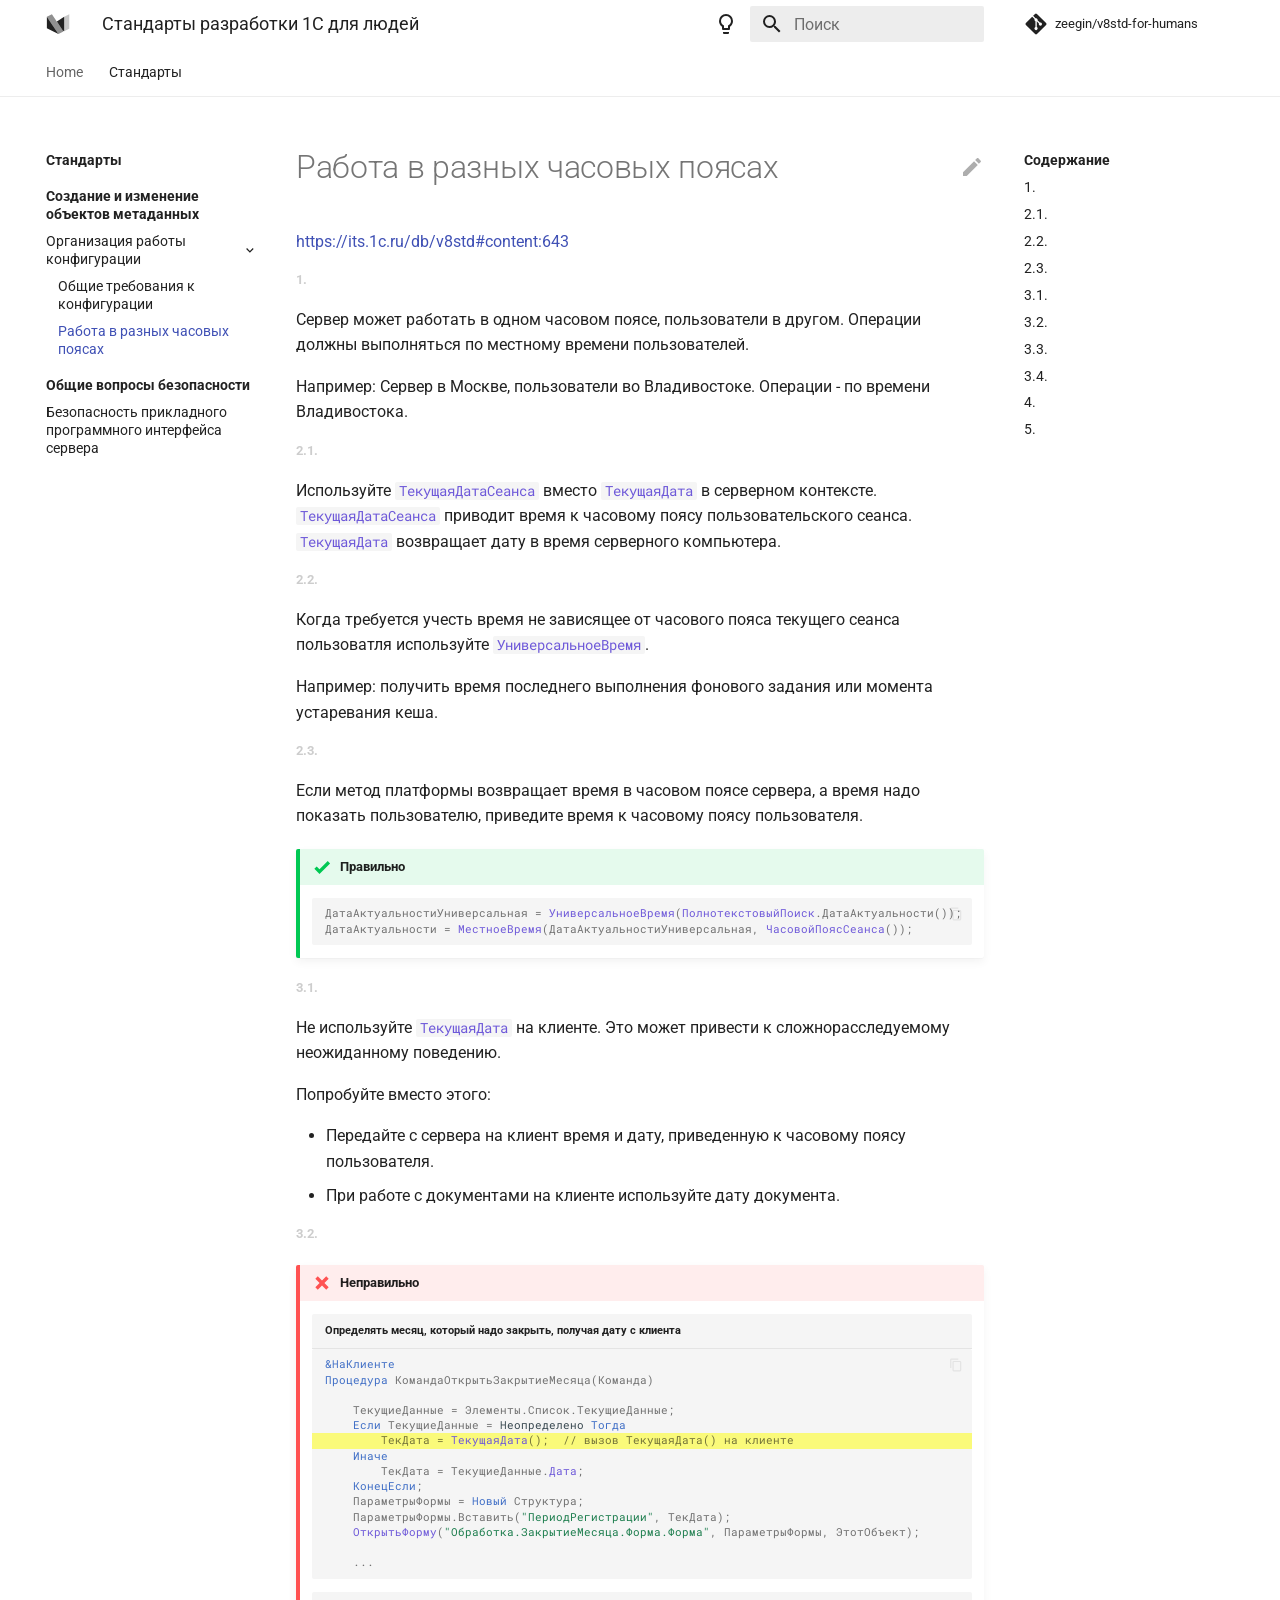
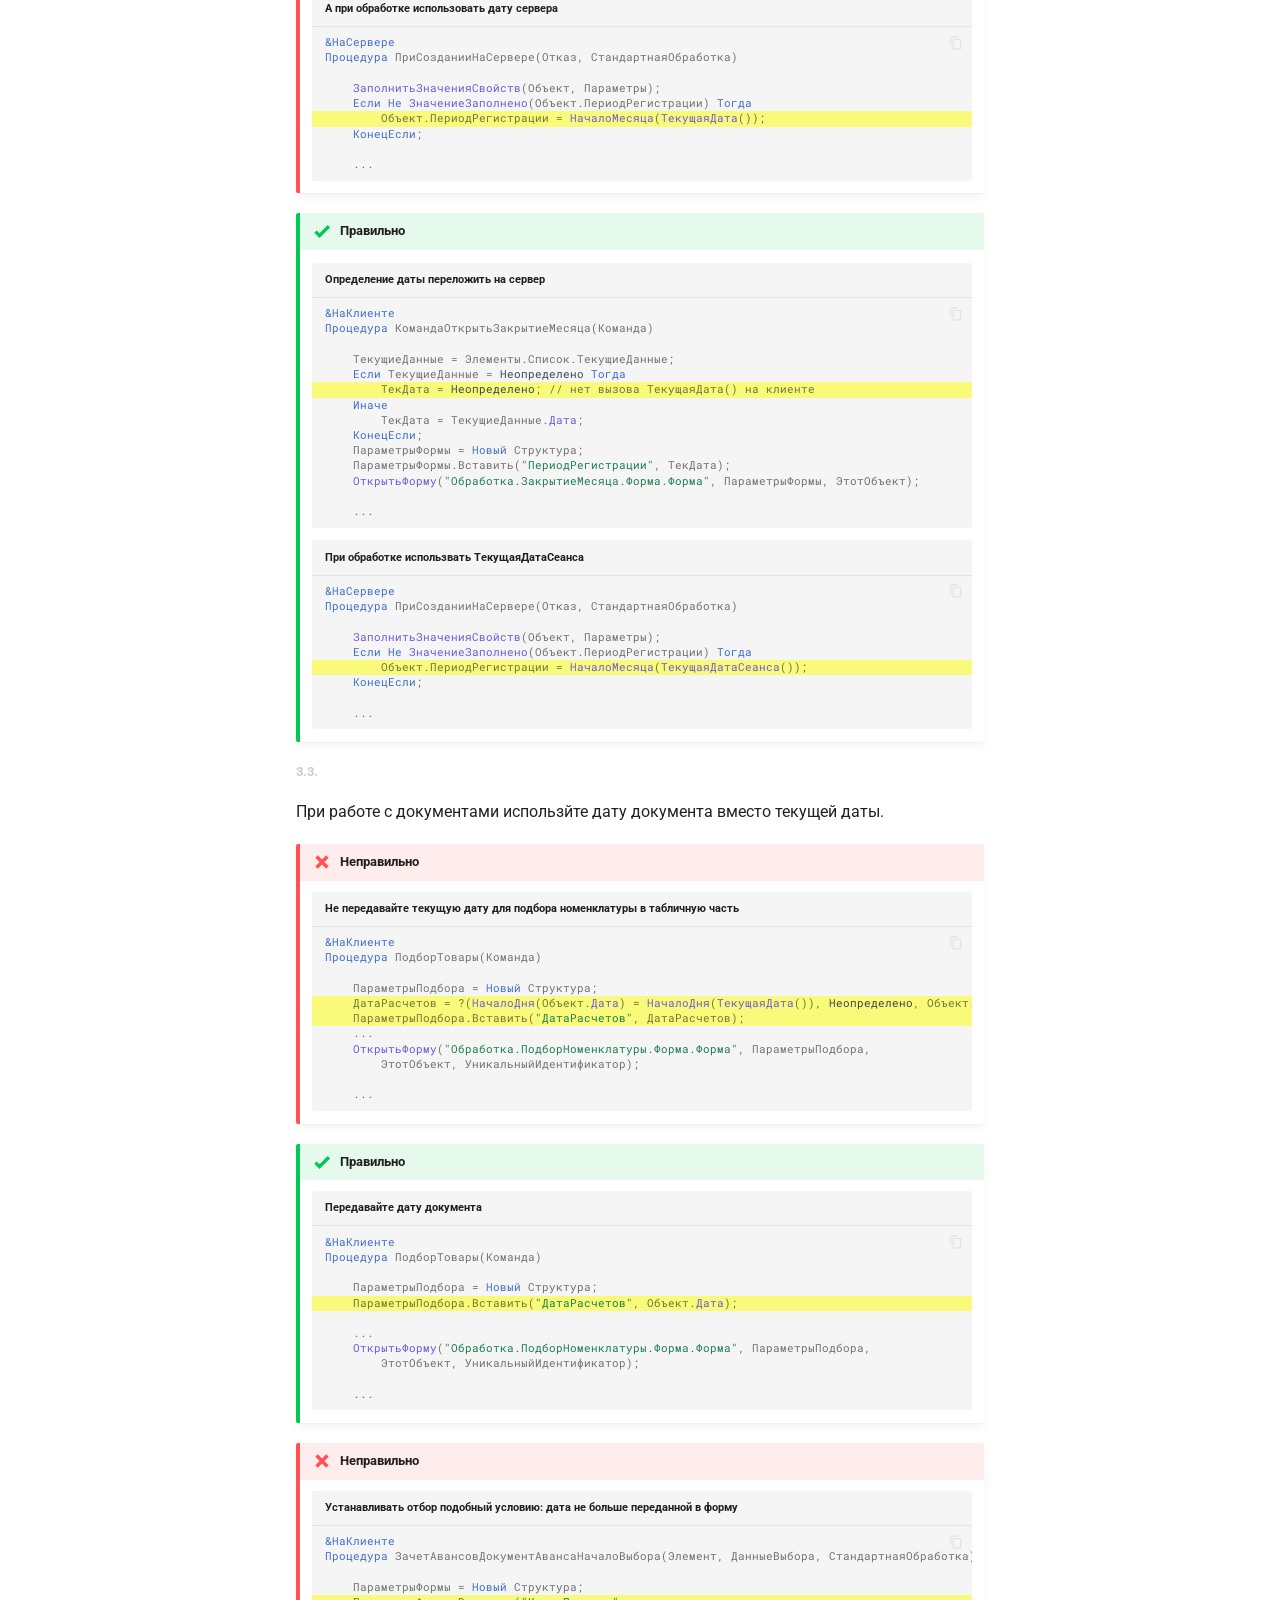
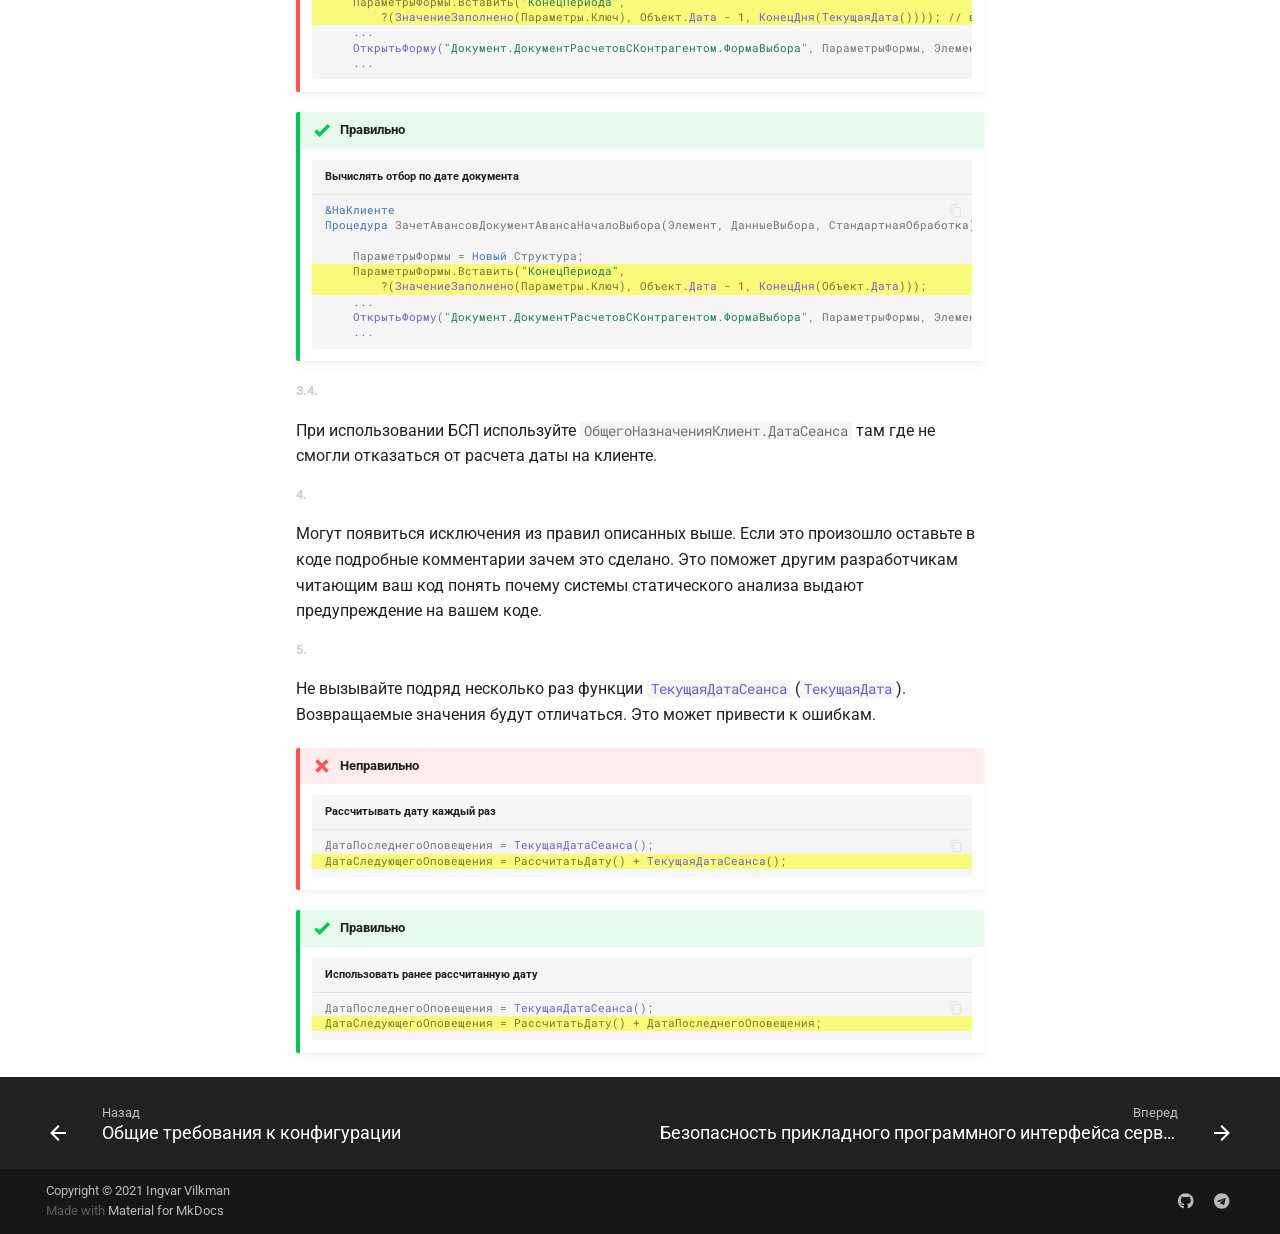
<file: std/std643/index.html>
<!doctype html>
<html lang="ru" class="no-js">
  <head>
    
      <meta charset="utf-8">
      <meta name="viewport" content="width=device-width,initial-scale=1">
      
      
      
        <meta name="author" content="Ingvar Vilkman">
      
      
        <link rel="canonical" href="https://zeegin.github.io/v8std-for-humans/std/std643/">
      
      <link rel="icon" href="../../assets/images/favicon.png">
      <meta name="generator" content="mkdocs-1.2.3, mkdocs-material-7.3.6">
    
    
      
        <title>Работа в разных часовых поясах - Стандарты разработки 1С для людей</title>
      
    
    
      <link rel="stylesheet" href="../../assets/stylesheets/main.a57b2b03.min.css">
      
        
        <link rel="stylesheet" href="../../assets/stylesheets/palette.3f5d1f46.min.css">
        
      
    
    
    
      
        
        <link rel="preconnect" href="https://fonts.gstatic.com" crossorigin>
        <link rel="stylesheet" href="https://fonts.googleapis.com/css?family=Roboto:300,400,400i,700%7CRoboto+Mono&display=fallback">
        <style>:root{--md-text-font-family:"Roboto";--md-code-font-family:"Roboto Mono"}</style>
      
    
    
    
      <link rel="stylesheet" href="../../assets/stylesheets/extra.css">
    
    
      


    
    
  </head>
  
  
    
    
      
    
    
    
    
    <body dir="ltr" data-md-color-scheme="default" data-md-color-primary="white" data-md-color-accent="indigo">
  
    
    <script>function __prefix(e){return new URL("../..",location).pathname+"."+e}function __get(e,t=localStorage){return JSON.parse(t.getItem(__prefix(e)))}</script>
    
      <script>var palette=__get("__palette");if(null!==palette&&"object"==typeof palette.color)for(var key in palette.color)document.body.setAttribute("data-md-color-"+key,palette.color[key])</script>
    
    <input class="md-toggle" data-md-toggle="drawer" type="checkbox" id="__drawer" autocomplete="off">
    <input class="md-toggle" data-md-toggle="search" type="checkbox" id="__search" autocomplete="off">
    <label class="md-overlay" for="__drawer"></label>
    <div data-md-component="skip">
      
        
        <a href="#_1" class="md-skip">
          Перейти к содержанию
        </a>
      
    </div>
    <div data-md-component="announce">
      
    </div>
    
      

<header class="md-header" data-md-component="header">
  <nav class="md-header__inner md-grid" aria-label="Header">
    <a href="../.." title="Стандарты разработки 1С для людей" class="md-header__button md-logo" aria-label="Стандарты разработки 1С для людей" data-md-component="logo">
      
  
  <svg xmlns="http://www.w3.org/2000/svg" viewBox="0 0 89 89">
  <path d="M3.136,17.387l0,42.932l42.932,21.467l-42.932,-64.399Z" />
  <path d="M21.91,8l42.933,64.398l-18.775,9.388l-42.932,-64.399l18.774,-9.387Z" style="fill-opacity: 0.5" />
  <path d="M67.535,17.387l-27.262,18.156l21.878,32.818l5.384,2.691l0,-53.665Z" />
  <path d="M67.535,17.387l0,53.666l18.774,-9.388l0,-53.665l-18.774,9.387Z" style="fill-opacity: 0.25" />
</svg>

    </a>
    <label class="md-header__button md-icon" for="__drawer">
      <svg xmlns="http://www.w3.org/2000/svg" viewBox="0 0 24 24"><path d="M3 6h18v2H3V6m0 5h18v2H3v-2m0 5h18v2H3v-2z"/></svg>
    </label>
    <div class="md-header__title" data-md-component="header-title">
      <div class="md-header__ellipsis">
        <div class="md-header__topic">
          <span class="md-ellipsis">
            Стандарты разработки 1С для людей
          </span>
        </div>
        <div class="md-header__topic" data-md-component="header-topic">
          <span class="md-ellipsis">
            
              Работа в разных часовых поясах
            
          </span>
        </div>
      </div>
    </div>
    
      <form class="md-header__option" data-md-component="palette">
        
          
          
          <input class="md-option" data-md-color-media="" data-md-color-scheme="default" data-md-color-primary="white" data-md-color-accent="indigo"  aria-label="Switch to dark mode"  type="radio" name="__palette" id="__palette_1">
          
            <label class="md-header__button md-icon" title="Switch to dark mode" for="__palette_2" hidden>
              <svg xmlns="http://www.w3.org/2000/svg" viewBox="0 0 24 24"><path d="M12 2a7 7 0 0 1 7 7c0 2.38-1.19 4.47-3 5.74V17a1 1 0 0 1-1 1H9a1 1 0 0 1-1-1v-2.26C6.19 13.47 5 11.38 5 9a7 7 0 0 1 7-7M9 21v-1h6v1a1 1 0 0 1-1 1h-4a1 1 0 0 1-1-1m3-17a5 5 0 0 0-5 5c0 2.05 1.23 3.81 3 4.58V16h4v-2.42c1.77-.77 3-2.53 3-4.58a5 5 0 0 0-5-5z"/></svg>
            </label>
          
        
          
          
          <input class="md-option" data-md-color-media="(prefers-color-scheme: dark)" data-md-color-scheme="slate" data-md-color-primary="black" data-md-color-accent="light-blue"  aria-label="Switch to light mode"  type="radio" name="__palette" id="__palette_2">
          
            <label class="md-header__button md-icon" title="Switch to light mode" for="__palette_1" hidden>
              <svg xmlns="http://www.w3.org/2000/svg" viewBox="0 0 24 24"><path d="M12 2a7 7 0 0 0-7 7c0 2.38 1.19 4.47 3 5.74V17a1 1 0 0 0 1 1h6a1 1 0 0 0 1-1v-2.26c1.81-1.27 3-3.36 3-5.74a7 7 0 0 0-7-7M9 21a1 1 0 0 0 1 1h4a1 1 0 0 0 1-1v-1H9v1z"/></svg>
            </label>
          
        
      </form>
    
    
    
      <label class="md-header__button md-icon" for="__search">
        <svg xmlns="http://www.w3.org/2000/svg" viewBox="0 0 24 24"><path d="M9.5 3A6.5 6.5 0 0 1 16 9.5c0 1.61-.59 3.09-1.56 4.23l.27.27h.79l5 5-1.5 1.5-5-5v-.79l-.27-.27A6.516 6.516 0 0 1 9.5 16 6.5 6.5 0 0 1 3 9.5 6.5 6.5 0 0 1 9.5 3m0 2C7 5 5 7 5 9.5S7 14 9.5 14 14 12 14 9.5 12 5 9.5 5z"/></svg>
      </label>
      
<div class="md-search" data-md-component="search" role="dialog">
  <label class="md-search__overlay" for="__search"></label>
  <div class="md-search__inner" role="search">
    <form class="md-search__form" name="search">
      <input type="text" class="md-search__input" name="query" aria-label="Поиск" placeholder="Поиск" autocapitalize="off" autocorrect="off" autocomplete="off" spellcheck="false" data-md-component="search-query" required>
      <label class="md-search__icon md-icon" for="__search">
        <svg xmlns="http://www.w3.org/2000/svg" viewBox="0 0 24 24"><path d="M9.5 3A6.5 6.5 0 0 1 16 9.5c0 1.61-.59 3.09-1.56 4.23l.27.27h.79l5 5-1.5 1.5-5-5v-.79l-.27-.27A6.516 6.516 0 0 1 9.5 16 6.5 6.5 0 0 1 3 9.5 6.5 6.5 0 0 1 9.5 3m0 2C7 5 5 7 5 9.5S7 14 9.5 14 14 12 14 9.5 12 5 9.5 5z"/></svg>
        <svg xmlns="http://www.w3.org/2000/svg" viewBox="0 0 24 24"><path d="M20 11v2H8l5.5 5.5-1.42 1.42L4.16 12l7.92-7.92L13.5 5.5 8 11h12z"/></svg>
      </label>
      <nav class="md-search__options" aria-label="Search">
        
          <a href="javascript:void(0)" class="md-search__icon md-icon" aria-label="Share" data-clipboard data-clipboard-text="" data-md-component="search-share" tabindex="-1">
            <svg xmlns="http://www.w3.org/2000/svg" viewBox="0 0 24 24"><path d="M18 16.08c-.76 0-1.44.3-1.96.77L8.91 12.7c.05-.23.09-.46.09-.7 0-.24-.04-.47-.09-.7l7.05-4.11c.54.5 1.25.81 2.04.81a3 3 0 0 0 3-3 3 3 0 0 0-3-3 3 3 0 0 0-3 3c0 .24.04.47.09.7L8.04 9.81C7.5 9.31 6.79 9 6 9a3 3 0 0 0-3 3 3 3 0 0 0 3 3c.79 0 1.5-.31 2.04-.81l7.12 4.15c-.05.21-.08.43-.08.66 0 1.61 1.31 2.91 2.92 2.91 1.61 0 2.92-1.3 2.92-2.91A2.92 2.92 0 0 0 18 16.08z"/></svg>
          </a>
        
        <button type="reset" class="md-search__icon md-icon" aria-label="Clear" tabindex="-1">
          <svg xmlns="http://www.w3.org/2000/svg" viewBox="0 0 24 24"><path d="M19 6.41 17.59 5 12 10.59 6.41 5 5 6.41 10.59 12 5 17.59 6.41 19 12 13.41 17.59 19 19 17.59 13.41 12 19 6.41z"/></svg>
        </button>
      </nav>
      
        <div class="md-search__suggest" data-md-component="search-suggest"></div>
      
    </form>
    <div class="md-search__output">
      <div class="md-search__scrollwrap" data-md-scrollfix>
        <div class="md-search-result" data-md-component="search-result">
          <div class="md-search-result__meta">
            Initializing search
          </div>
          <ol class="md-search-result__list"></ol>
        </div>
      </div>
    </div>
  </div>
</div>
    
    
      <div class="md-header__source">
        
<a href="https://github.com/zeegin/v8std-for-humans/" title="Перейти к репозиторию" class="md-source" data-md-component="source">
  <div class="md-source__icon md-icon">
    
    <svg xmlns="http://www.w3.org/2000/svg" viewBox="0 0 448 512"><path d="M439.55 236.05 244 40.45a28.87 28.87 0 0 0-40.81 0l-40.66 40.63 51.52 51.52c27.06-9.14 52.68 16.77 43.39 43.68l49.66 49.66c34.23-11.8 61.18 31 35.47 56.69-26.49 26.49-70.21-2.87-56-37.34L240.22 199v121.85c25.3 12.54 22.26 41.85 9.08 55a34.34 34.34 0 0 1-48.55 0c-17.57-17.6-11.07-46.91 11.25-56v-123c-20.8-8.51-24.6-30.74-18.64-45L142.57 101 8.45 235.14a28.86 28.86 0 0 0 0 40.81l195.61 195.6a28.86 28.86 0 0 0 40.8 0l194.69-194.69a28.86 28.86 0 0 0 0-40.81z"/></svg>
  </div>
  <div class="md-source__repository">
    zeegin/v8std-for-humans
  </div>
</a>
      </div>
    
  </nav>
  
</header>
    
    <div class="md-container" data-md-component="container">
      
      
        
          
            
<nav class="md-tabs" aria-label="Tabs" data-md-component="tabs">
  <div class="md-tabs__inner md-grid">
    <ul class="md-tabs__list">
      
        
  
  


  <li class="md-tabs__item">
    <a href="../.." class="md-tabs__link">
      Home
    </a>
  </li>

      
        
  
  
    
  


  
  
  
    

  
  
  
    

  
  
  
    <li class="md-tabs__item">
      <a href="../std467/" class="md-tabs__link md-tabs__link--active">
        Стандарты
      </a>
    </li>
  

  

  

      
    </ul>
  </div>
</nav>
          
        
      
      <main class="md-main" data-md-component="main">
        <div class="md-main__inner md-grid">
          
            
              
              <div class="md-sidebar md-sidebar--primary" data-md-component="sidebar" data-md-type="navigation" >
                <div class="md-sidebar__scrollwrap">
                  <div class="md-sidebar__inner">
                    

  


<nav class="md-nav md-nav--primary md-nav--lifted" aria-label="Navigation" data-md-level="0">
  <label class="md-nav__title" for="__drawer">
    <a href="../.." title="Стандарты разработки 1С для людей" class="md-nav__button md-logo" aria-label="Стандарты разработки 1С для людей" data-md-component="logo">
      
  
  <svg xmlns="http://www.w3.org/2000/svg" viewBox="0 0 89 89">
  <path d="M3.136,17.387l0,42.932l42.932,21.467l-42.932,-64.399Z" />
  <path d="M21.91,8l42.933,64.398l-18.775,9.388l-42.932,-64.399l18.774,-9.387Z" style="fill-opacity: 0.5" />
  <path d="M67.535,17.387l-27.262,18.156l21.878,32.818l5.384,2.691l0,-53.665Z" />
  <path d="M67.535,17.387l0,53.666l18.774,-9.388l0,-53.665l-18.774,9.387Z" style="fill-opacity: 0.25" />
</svg>

    </a>
    Стандарты разработки 1С для людей
  </label>
  
    <div class="md-nav__source">
      
<a href="https://github.com/zeegin/v8std-for-humans/" title="Перейти к репозиторию" class="md-source" data-md-component="source">
  <div class="md-source__icon md-icon">
    
    <svg xmlns="http://www.w3.org/2000/svg" viewBox="0 0 448 512"><path d="M439.55 236.05 244 40.45a28.87 28.87 0 0 0-40.81 0l-40.66 40.63 51.52 51.52c27.06-9.14 52.68 16.77 43.39 43.68l49.66 49.66c34.23-11.8 61.18 31 35.47 56.69-26.49 26.49-70.21-2.87-56-37.34L240.22 199v121.85c25.3 12.54 22.26 41.85 9.08 55a34.34 34.34 0 0 1-48.55 0c-17.57-17.6-11.07-46.91 11.25-56v-123c-20.8-8.51-24.6-30.74-18.64-45L142.57 101 8.45 235.14a28.86 28.86 0 0 0 0 40.81l195.61 195.6a28.86 28.86 0 0 0 40.8 0l194.69-194.69a28.86 28.86 0 0 0 0-40.81z"/></svg>
  </div>
  <div class="md-source__repository">
    zeegin/v8std-for-humans
  </div>
</a>
    </div>
  
  <ul class="md-nav__list" data-md-scrollfix>
    
      
      
      

  
  
  
    <li class="md-nav__item">
      <a href="../.." class="md-nav__link">
        Home
      </a>
    </li>
  

    
      
      
      

  
  
    
  
  
    
    <li class="md-nav__item md-nav__item--active md-nav__item--nested">
      
      
        <input class="md-nav__toggle md-toggle" data-md-toggle="__nav_2" type="checkbox" id="__nav_2" checked>
      
      
      
        
          
        
          
        
      
      
        <label class="md-nav__link" for="__nav_2">
          Стандарты
          <span class="md-nav__icon md-icon"></span>
        </label>
      
      <nav class="md-nav" aria-label="Стандарты" data-md-level="1">
        <label class="md-nav__title" for="__nav_2">
          <span class="md-nav__icon md-icon"></span>
          Стандарты
        </label>
        <ul class="md-nav__list" data-md-scrollfix>
          
            
              
  
  
    
  
  
    
      
    
    <li class="md-nav__item md-nav__item--active md-nav__item--section md-nav__item--nested">
      
      
        <input class="md-nav__toggle md-toggle" data-md-toggle="__nav_2_1" type="checkbox" id="__nav_2_1" checked>
      
      
      
        
          
        
      
      
        <label class="md-nav__link" for="__nav_2_1">
          Создание и изменение объектов метаданных
          <span class="md-nav__icon md-icon"></span>
        </label>
      
      <nav class="md-nav" aria-label="Создание и изменение объектов метаданных" data-md-level="2">
        <label class="md-nav__title" for="__nav_2_1">
          <span class="md-nav__icon md-icon"></span>
          Создание и изменение объектов метаданных
        </label>
        <ul class="md-nav__list" data-md-scrollfix>
          
            
              
  
  
    
  
  
    
    <li class="md-nav__item md-nav__item--active md-nav__item--nested">
      
      
        <input class="md-nav__toggle md-toggle" data-md-toggle="__nav_2_1_1" type="checkbox" id="__nav_2_1_1" checked>
      
      
      
        
          
        
          
        
      
      
        <label class="md-nav__link" for="__nav_2_1_1">
          Организация работы конфигурации
          <span class="md-nav__icon md-icon"></span>
        </label>
      
      <nav class="md-nav" aria-label="Организация работы конфигурации" data-md-level="3">
        <label class="md-nav__title" for="__nav_2_1_1">
          <span class="md-nav__icon md-icon"></span>
          Организация работы конфигурации
        </label>
        <ul class="md-nav__list" data-md-scrollfix>
          
            
              
  
  
  
    <li class="md-nav__item">
      <a href="../std467/" class="md-nav__link">
        Общие требования к конфигурации
      </a>
    </li>
  

            
          
            
              
  
  
    
  
  
    <li class="md-nav__item md-nav__item--active">
      
      <input class="md-nav__toggle md-toggle" data-md-toggle="toc" type="checkbox" id="__toc">
      
      
        
      
      
        <label class="md-nav__link md-nav__link--active" for="__toc">
          Работа в разных часовых поясах
          <span class="md-nav__icon md-icon"></span>
        </label>
      
      <a href="./" class="md-nav__link md-nav__link--active">
        Работа в разных часовых поясах
      </a>
      
        


<nav class="md-nav md-nav--secondary" aria-label="Содержание">
  
  
  
    
  
  
    <label class="md-nav__title" for="__toc">
      <span class="md-nav__icon md-icon"></span>
      Содержание
    </label>
    <ul class="md-nav__list" data-md-component="toc" data-md-scrollfix>
      
        <li class="md-nav__item">
  <a href="#1" class="md-nav__link">
    1.
  </a>
  
</li>
      
        <li class="md-nav__item">
  <a href="#21" class="md-nav__link">
    2.1.
  </a>
  
</li>
      
        <li class="md-nav__item">
  <a href="#22" class="md-nav__link">
    2.2.
  </a>
  
</li>
      
        <li class="md-nav__item">
  <a href="#23" class="md-nav__link">
    2.3.
  </a>
  
</li>
      
        <li class="md-nav__item">
  <a href="#31" class="md-nav__link">
    3.1.
  </a>
  
</li>
      
        <li class="md-nav__item">
  <a href="#32" class="md-nav__link">
    3.2.
  </a>
  
</li>
      
        <li class="md-nav__item">
  <a href="#33" class="md-nav__link">
    3.3.
  </a>
  
</li>
      
        <li class="md-nav__item">
  <a href="#34" class="md-nav__link">
    3.4.
  </a>
  
</li>
      
        <li class="md-nav__item">
  <a href="#4" class="md-nav__link">
    4.
  </a>
  
</li>
      
        <li class="md-nav__item">
  <a href="#5" class="md-nav__link">
    5.
  </a>
  
</li>
      
    </ul>
  
</nav>
      
    </li>
  

            
          
        </ul>
      </nav>
    </li>
  

            
          
        </ul>
      </nav>
    </li>
  

            
          
            
              
  
  
  
    
      
    
    <li class="md-nav__item md-nav__item--section md-nav__item--nested">
      
      
        <input class="md-nav__toggle md-toggle" data-md-toggle="__nav_2_2" type="checkbox" id="__nav_2_2" >
      
      
      
        
          
        
      
      
        <label class="md-nav__link" for="__nav_2_2">
          Общие вопросы безопасности
          <span class="md-nav__icon md-icon"></span>
        </label>
      
      <nav class="md-nav" aria-label="Общие вопросы безопасности" data-md-level="2">
        <label class="md-nav__title" for="__nav_2_2">
          <span class="md-nav__icon md-icon"></span>
          Общие вопросы безопасности
        </label>
        <ul class="md-nav__list" data-md-scrollfix>
          
            
              
  
  
  
    <li class="md-nav__item">
      <a href="../std678/" class="md-nav__link">
        Безопасность прикладного программного интерфейса сервера
      </a>
    </li>
  

            
          
        </ul>
      </nav>
    </li>
  

            
          
        </ul>
      </nav>
    </li>
  

    
  </ul>
</nav>
                  </div>
                </div>
              </div>
            
            
              
              <div class="md-sidebar md-sidebar--secondary" data-md-component="sidebar" data-md-type="toc" >
                <div class="md-sidebar__scrollwrap">
                  <div class="md-sidebar__inner">
                    


<nav class="md-nav md-nav--secondary" aria-label="Содержание">
  
  
  
    
  
  
    <label class="md-nav__title" for="__toc">
      <span class="md-nav__icon md-icon"></span>
      Содержание
    </label>
    <ul class="md-nav__list" data-md-component="toc" data-md-scrollfix>
      
        <li class="md-nav__item">
  <a href="#1" class="md-nav__link">
    1.
  </a>
  
</li>
      
        <li class="md-nav__item">
  <a href="#21" class="md-nav__link">
    2.1.
  </a>
  
</li>
      
        <li class="md-nav__item">
  <a href="#22" class="md-nav__link">
    2.2.
  </a>
  
</li>
      
        <li class="md-nav__item">
  <a href="#23" class="md-nav__link">
    2.3.
  </a>
  
</li>
      
        <li class="md-nav__item">
  <a href="#31" class="md-nav__link">
    3.1.
  </a>
  
</li>
      
        <li class="md-nav__item">
  <a href="#32" class="md-nav__link">
    3.2.
  </a>
  
</li>
      
        <li class="md-nav__item">
  <a href="#33" class="md-nav__link">
    3.3.
  </a>
  
</li>
      
        <li class="md-nav__item">
  <a href="#34" class="md-nav__link">
    3.4.
  </a>
  
</li>
      
        <li class="md-nav__item">
  <a href="#4" class="md-nav__link">
    4.
  </a>
  
</li>
      
        <li class="md-nav__item">
  <a href="#5" class="md-nav__link">
    5.
  </a>
  
</li>
      
    </ul>
  
</nav>
                  </div>
                </div>
              </div>
            
          
          <div class="md-content" data-md-component="content">
            <article class="md-content__inner md-typeset">
              
                
                  <a href="https://github.com/zeegin/v8std-for-humans/edit/master/docs/std/std643.md" title="Редактировать страницу" class="md-content__button md-icon">
                    <svg xmlns="http://www.w3.org/2000/svg" viewBox="0 0 24 24"><path d="M20.71 7.04c.39-.39.39-1.04 0-1.41l-2.34-2.34c-.37-.39-1.02-.39-1.41 0l-1.84 1.83 3.75 3.75M3 17.25V21h3.75L17.81 9.93l-3.75-3.75L3 17.25z"/></svg>
                  </a>
                
                
                <h1 id="_1">Работа в разных часовых поясах<a class="headerlink" href="#_1" title="Permanent link">&para;</a></h1>
<p><a href="https://its.1c.ru/db/v8std#content:643">https://its.1c.ru/db/v8std#content:643</a></p>
<h6 id="1">1.<a class="headerlink" href="#1" title="Permanent link">&para;</a></h6>
<p>Сервер может работать в одном часовом поясе, пользователи в другом. Операции должны выполняться по местному времени пользователей.</p>
<p>Например: Сервер в Москве, пользователи во Владивостоке. Операции - по времени Владивостока.</p>
<h6 id="21">2.1.<a class="headerlink" href="#21" title="Permanent link">&para;</a></h6>
<p>Используйте <code class="highlight"><span class="nb">ТекущаяДатаСеанса</span></code> вместо <code class="highlight"><span class="nb">ТекущаяДата</span></code> в серверном контексте. <code class="highlight"><span class="nb">ТекущаяДатаСеанса</span></code> приводит время к часовому поясу пользовательского сеанса. <code class="highlight"><span class="nb">ТекущаяДата</span></code> возвращает дату в время серверного компьютера.</p>
<h6 id="22">2.2.<a class="headerlink" href="#22" title="Permanent link">&para;</a></h6>
<p>Когда требуется учесть время не зависящее от часового пояса текущего сеанса пользоватля используйте <code class="highlight"><span class="nb">УниверсальноеВремя</span></code>.</p>
<p>Например: получить время последнего выполнения фонового задания или момента устаревания кеша.</p>
<h6 id="23">2.3.<a class="headerlink" href="#23" title="Permanent link">&para;</a></h6>
<p>Если метод платформы возвращает время в часовом поясе сервера, а время надо показать пользователю, приведите время к часовому поясу пользователя.</p>
<div class="admonition success">
<p class="admonition-title">Правильно</p>
<div class="highlight"><pre><span></span><code><span class="nv">ДатаАктуальностиУниверсальная</span> <span class="o">=</span> <span class="nb">УниверсальноеВремя</span><span class="p">(</span><span class="nb">ПолнотекстовыйПоиск</span><span class="o">.</span><span class="nv">ДатаАктуальности</span><span class="p">());</span>
<span class="nv">ДатаАктуальности</span> <span class="o">=</span> <span class="nb">МестноеВремя</span><span class="p">(</span><span class="nv">ДатаАктуальностиУниверсальная</span><span class="p">,</span> <span class="nb">ЧасовойПоясСеанса</span><span class="p">());</span>
</code></pre></div>
</div>
<h6 id="31">3.1.<a class="headerlink" href="#31" title="Permanent link">&para;</a></h6>
<p>Не используйте <code class="highlight"><span class="nb">ТекущаяДата</span></code> на клиенте. Это может привести к сложнорасследуемому неожиданному поведению.</p>
<p>Попробуйте вместо этого:</p>
<ul>
<li>Передайте с сервера на клиент время и дату, приведенную к часовому поясу пользователя.</li>
<li>При работе с документами на клиенте используйте дату документа.</li>
</ul>
<h6 id="32">3.2.<a class="headerlink" href="#32" title="Permanent link">&para;</a></h6>
<div class="admonition failure">
<p class="admonition-title">Неправильно</p>
<p><div class="highlight"><span class="filename">Определять месяц, который надо закрыть, получая дату с клиента</span><pre><span></span><code><span class="kd">&amp;НаКлиенте</span>
<span class="k">Процедура</span> <span class="nv">КомандаОткрытьЗакрытиеМесяца</span><span class="p">(</span><span class="nv">Команда</span><span class="p">)</span>

    <span class="nv">ТекущиеДанные</span> <span class="o">=</span> <span class="nv">Элементы</span><span class="o">.</span><span class="nv">Список</span><span class="o">.</span><span class="nv">ТекущиеДанные</span><span class="p">;</span>
    <span class="k">Если</span> <span class="nv">ТекущиеДанные</span> <span class="o">=</span> <span class="kc">Неопределено</span> <span class="k">Тогда</span>
<span class="hll">        <span class="nv">ТекДата</span> <span class="o">=</span> <span class="nb">ТекущаяДата</span><span class="p">();</span>  <span class="c c-Singleline">// вызов ТекущаяДата() на клиенте</span>
</span>    <span class="k">Иначе</span>
        <span class="nv">ТекДата</span> <span class="o">=</span> <span class="nv">ТекущиеДанные</span><span class="o">.</span><span class="nb">Дата</span><span class="p">;</span>
    <span class="k">КонецЕсли</span><span class="p">;</span>
    <span class="nv">ПараметрыФормы</span> <span class="o">=</span> <span class="k">Новый</span> <span class="nv">Структура</span><span class="p">;</span>
    <span class="nv">ПараметрыФормы</span><span class="o">.</span><span class="nv">Вставить</span><span class="p">(</span><span class="s1">&quot;ПериодРегистрации&quot;</span><span class="p">,</span> <span class="nv">ТекДата</span><span class="p">);</span>
    <span class="nb">ОткрытьФорму</span><span class="p">(</span><span class="s1">&quot;Обработка.ЗакрытиеМесяца.Форма.Форма&quot;</span><span class="p">,</span> <span class="nv">ПараметрыФормы</span><span class="p">,</span> <span class="nv">ЭтотОбъект</span><span class="p">);</span>

    <span class="o">...</span>
</code></pre></div>
<div class="highlight"><span class="filename">А при обработке использовать дату сервера</span><pre><span></span><code><span class="kd">&amp;НаСервере</span>
<span class="k">Процедура</span> <span class="nv">ПриСозданииНаСервере</span><span class="p">(</span><span class="nv">Отказ</span><span class="p">,</span> <span class="nv">СтандартнаяОбработка</span><span class="p">)</span>

    <span class="nb">ЗаполнитьЗначенияСвойств</span><span class="p">(</span><span class="nv">Объект</span><span class="p">,</span> <span class="nv">Параметры</span><span class="p">);</span>
    <span class="k">Если</span> <span class="k">Не</span> <span class="nb">ЗначениеЗаполнено</span><span class="p">(</span><span class="nv">Объект</span><span class="o">.</span><span class="nv">ПериодРегистрации</span><span class="p">)</span> <span class="k">Тогда</span>
<span class="hll">        <span class="nv">Объект</span><span class="o">.</span><span class="nv">ПериодРегистрации</span> <span class="o">=</span> <span class="nb">НачалоМесяца</span><span class="p">(</span><span class="nb">ТекущаяДата</span><span class="p">());</span>
</span>    <span class="k">КонецЕсли</span><span class="p">;</span>

    <span class="o">...</span>
</code></pre></div></p>
</div>
<div class="admonition success">
<p class="admonition-title">Правильно</p>
<p><div class="highlight"><span class="filename">Определение даты переложить на сервер</span><pre><span></span><code><span class="kd">&amp;НаКлиенте</span>
<span class="k">Процедура</span> <span class="nv">КомандаОткрытьЗакрытиеМесяца</span><span class="p">(</span><span class="nv">Команда</span><span class="p">)</span>

    <span class="nv">ТекущиеДанные</span> <span class="o">=</span> <span class="nv">Элементы</span><span class="o">.</span><span class="nv">Список</span><span class="o">.</span><span class="nv">ТекущиеДанные</span><span class="p">;</span>
    <span class="k">Если</span> <span class="nv">ТекущиеДанные</span> <span class="o">=</span> <span class="kc">Неопределено</span> <span class="k">Тогда</span>
<span class="hll">        <span class="nv">ТекДата</span> <span class="o">=</span> <span class="kc">Неопределено</span><span class="p">;</span> <span class="c c-Singleline">// нет вызова ТекущаяДата() на клиенте</span>
</span>    <span class="k">Иначе</span>
        <span class="nv">ТекДата</span> <span class="o">=</span> <span class="nv">ТекущиеДанные</span><span class="o">.</span><span class="nb">Дата</span><span class="p">;</span>
    <span class="k">КонецЕсли</span><span class="p">;</span>
    <span class="nv">ПараметрыФормы</span> <span class="o">=</span> <span class="k">Новый</span> <span class="nv">Структура</span><span class="p">;</span>
    <span class="nv">ПараметрыФормы</span><span class="o">.</span><span class="nv">Вставить</span><span class="p">(</span><span class="s1">&quot;ПериодРегистрации&quot;</span><span class="p">,</span> <span class="nv">ТекДата</span><span class="p">);</span>
    <span class="nb">ОткрытьФорму</span><span class="p">(</span><span class="s1">&quot;Обработка.ЗакрытиеМесяца.Форма.Форма&quot;</span><span class="p">,</span> <span class="nv">ПараметрыФормы</span><span class="p">,</span> <span class="nv">ЭтотОбъект</span><span class="p">);</span>

    <span class="o">...</span>
</code></pre></div>
<div class="highlight"><span class="filename">При обработке использвать ТекущаяДатаСеанса</span><pre><span></span><code><span class="kd">&amp;НаСервере</span>
<span class="k">Процедура</span> <span class="nv">ПриСозданииНаСервере</span><span class="p">(</span><span class="nv">Отказ</span><span class="p">,</span> <span class="nv">СтандартнаяОбработка</span><span class="p">)</span>

    <span class="nb">ЗаполнитьЗначенияСвойств</span><span class="p">(</span><span class="nv">Объект</span><span class="p">,</span> <span class="nv">Параметры</span><span class="p">);</span>
    <span class="k">Если</span> <span class="k">Не</span> <span class="nb">ЗначениеЗаполнено</span><span class="p">(</span><span class="nv">Объект</span><span class="o">.</span><span class="nv">ПериодРегистрации</span><span class="p">)</span> <span class="k">Тогда</span>
<span class="hll">        <span class="nv">Объект</span><span class="o">.</span><span class="nv">ПериодРегистрации</span> <span class="o">=</span> <span class="nb">НачалоМесяца</span><span class="p">(</span><span class="nb">ТекущаяДатаСеанса</span><span class="p">());</span>
</span>    <span class="k">КонецЕсли</span><span class="p">;</span>

    <span class="o">...</span>
</code></pre></div></p>
</div>
<h6 id="33">3.3.<a class="headerlink" href="#33" title="Permanent link">&para;</a></h6>
<p>При работе с документами использйте дату документа вместо текущей даты.</p>
<div class="admonition failure">
<p class="admonition-title">Неправильно</p>
<div class="highlight"><span class="filename">Не передавайте текущую дату для подбора номенклатуры в табличную часть</span><pre><span></span><code><span class="kd">&amp;НаКлиенте</span>
<span class="k">Процедура</span> <span class="nv">ПодборТовары</span><span class="p">(</span><span class="nv">Команда</span><span class="p">)</span>

    <span class="nv">ПараметрыПодбора</span> <span class="o">=</span> <span class="k">Новый</span> <span class="nv">Структура</span><span class="p">;</span>
<span class="hll">    <span class="nv">ДатаРасчетов</span> <span class="o">=</span> <span class="o">?</span><span class="p">(</span><span class="nb">НачалоДня</span><span class="p">(</span><span class="nv">Объект</span><span class="o">.</span><span class="nb">Дата</span><span class="p">)</span> <span class="o">=</span> <span class="nb">НачалоДня</span><span class="p">(</span><span class="nb">ТекущаяДата</span><span class="p">()),</span> <span class="kc">Неопределено</span><span class="p">,</span> <span class="nv">Объект</span><span class="o">.</span><span class="nb">Дата</span><span class="p">);</span> <span class="c c-Singleline">// вызов ТекущаяДата() на клиенте</span>
</span><span class="hll">    <span class="nv">ПараметрыПодбора</span><span class="o">.</span><span class="nv">Вставить</span><span class="p">(</span><span class="s1">&quot;ДатаРасчетов&quot;</span><span class="p">,</span> <span class="nv">ДатаРасчетов</span><span class="p">);</span>
</span>    <span class="o">...</span>
    <span class="nb">ОткрытьФорму</span><span class="p">(</span><span class="s1">&quot;Обработка.ПодборНоменклатуры.Форма.Форма&quot;</span><span class="p">,</span> <span class="nv">ПараметрыПодбора</span><span class="p">,</span>
        <span class="nv">ЭтотОбъект</span><span class="p">,</span> <span class="nv">УникальныйИдентификатор</span><span class="p">);</span>

    <span class="o">...</span>
</code></pre></div>
</div>
<div class="admonition success">
<p class="admonition-title">Правильно</p>
<div class="highlight"><span class="filename">Передавайте дату документа</span><pre><span></span><code><span class="kd">&amp;НаКлиенте</span>
<span class="k">Процедура</span> <span class="nv">ПодборТовары</span><span class="p">(</span><span class="nv">Команда</span><span class="p">)</span>

    <span class="nv">ПараметрыПодбора</span> <span class="o">=</span> <span class="k">Новый</span> <span class="nv">Структура</span><span class="p">;</span>
<span class="hll">    <span class="nv">ПараметрыПодбора</span><span class="o">.</span><span class="nv">Вставить</span><span class="p">(</span><span class="s1">&quot;ДатаРасчетов&quot;</span><span class="p">,</span> <span class="nv">Объект</span><span class="o">.</span><span class="nb">Дата</span><span class="p">);</span>
</span>
    <span class="o">...</span>
    <span class="nb">ОткрытьФорму</span><span class="p">(</span><span class="s1">&quot;Обработка.ПодборНоменклатуры.Форма.Форма&quot;</span><span class="p">,</span> <span class="nv">ПараметрыПодбора</span><span class="p">,</span>
        <span class="nv">ЭтотОбъект</span><span class="p">,</span> <span class="nv">УникальныйИдентификатор</span><span class="p">);</span>

    <span class="o">...</span>
</code></pre></div>
</div>
<div class="admonition failure">
<p class="admonition-title">Неправильно</p>
<div class="highlight"><span class="filename">Устанавливать отбор подобный условию: дата не больше переданной в форму</span><pre><span></span><code><span class="kd">&amp;НаКлиенте</span>
<span class="k">Процедура</span> <span class="nv">ЗачетАвансовДокументАвансаНачалоВыбора</span><span class="p">(</span><span class="nv">Элемент</span><span class="p">,</span> <span class="nv">ДанныеВыбора</span><span class="p">,</span> <span class="nv">СтандартнаяОбработка</span><span class="p">)</span>

    <span class="nv">ПараметрыФормы</span> <span class="o">=</span> <span class="k">Новый</span> <span class="nv">Структура</span><span class="p">;</span>
<span class="hll">    <span class="nv">ПараметрыФормы</span><span class="o">.</span><span class="nv">Вставить</span><span class="p">(</span><span class="s1">&quot;КонецПериода&quot;</span><span class="p">,</span>
</span><span class="hll">        <span class="o">?</span><span class="p">(</span><span class="nb">ЗначениеЗаполнено</span><span class="p">(</span><span class="nv">Параметры</span><span class="o">.</span><span class="nv">Ключ</span><span class="p">),</span> <span class="nv">Объект</span><span class="o">.</span><span class="nb">Дата</span> <span class="o">-</span> <span class="m">1</span><span class="p">,</span> <span class="nb">КонецДня</span><span class="p">(</span><span class="nb">ТекущаяДата</span><span class="p">())));</span> <span class="c c-Singleline">// вызов ТекущаяДата() на клиенте</span>
</span>    <span class="o">...</span>
    <span class="nb">ОткрытьФорму</span><span class="p">(</span><span class="s1">&quot;Документ.ДокументРасчетовСКонтрагентом.ФормаВыбора&quot;</span><span class="p">,</span> <span class="nv">ПараметрыФормы</span><span class="p">,</span> <span class="nv">Элемент</span><span class="p">);</span>
    <span class="o">...</span>
</code></pre></div>
</div>
<div class="admonition success">
<p class="admonition-title">Правильно</p>
<div class="highlight"><span class="filename">Вычислять отбор по дате документа</span><pre><span></span><code><span class="kd">&amp;НаКлиенте</span>
<span class="k">Процедура</span> <span class="nv">ЗачетАвансовДокументАвансаНачалоВыбора</span><span class="p">(</span><span class="nv">Элемент</span><span class="p">,</span> <span class="nv">ДанныеВыбора</span><span class="p">,</span> <span class="nv">СтандартнаяОбработка</span><span class="p">)</span>

    <span class="nv">ПараметрыФормы</span> <span class="o">=</span> <span class="k">Новый</span> <span class="nv">Структура</span><span class="p">;</span>
<span class="hll">    <span class="nv">ПараметрыФормы</span><span class="o">.</span><span class="nv">Вставить</span><span class="p">(</span><span class="s1">&quot;КонецПериода&quot;</span><span class="p">,</span>
</span><span class="hll">        <span class="o">?</span><span class="p">(</span><span class="nb">ЗначениеЗаполнено</span><span class="p">(</span><span class="nv">Параметры</span><span class="o">.</span><span class="nv">Ключ</span><span class="p">),</span> <span class="nv">Объект</span><span class="o">.</span><span class="nb">Дата</span> <span class="o">-</span> <span class="m">1</span><span class="p">,</span> <span class="nb">КонецДня</span><span class="p">(</span><span class="nv">Объект</span><span class="o">.</span><span class="nb">Дата</span><span class="p">)));</span>
</span>    <span class="o">...</span>
    <span class="nb">ОткрытьФорму</span><span class="p">(</span><span class="s1">&quot;Документ.ДокументРасчетовСКонтрагентом.ФормаВыбора&quot;</span><span class="p">,</span> <span class="nv">ПараметрыФормы</span><span class="p">,</span> <span class="nv">Элемент</span><span class="p">);</span>
    <span class="o">...</span>
</code></pre></div>
</div>
<h6 id="34">3.4.<a class="headerlink" href="#34" title="Permanent link">&para;</a></h6>
<p>При использовании БСП используйте <code class="highlight"><span class="nv">ОбщегоНазначенияКлиент</span><span class="o">.</span><span class="nv">ДатаСеанса</span></code> там где не смогли отказаться от расчета даты на клиенте.</p>
<h6 id="4">4.<a class="headerlink" href="#4" title="Permanent link">&para;</a></h6>
<p>Могут появиться исключения из правил описанных выше. Если это произошло оставьте в коде подробные комментарии зачем это сделано. Это поможет другим разработчикам читающим ваш код понять почему системы статического анализа выдают предупреждение на вашем коде.</p>
<h6 id="5">5.<a class="headerlink" href="#5" title="Permanent link">&para;</a></h6>
<p>Не вызывайте подряд несколько раз функции <code class="highlight"><span class="nb">ТекущаяДатаСеанса</span></code> (<code class="highlight"><span class="nb">ТекущаяДата</span></code>). Возвращаемые значения будут отличаться. Это может привести к ошибкам.</p>
<div class="admonition failure">
<p class="admonition-title">Неправильно</p>
<div class="highlight"><span class="filename">Рассчитывать дату каждый раз</span><pre><span></span><code><span class="nv">ДатаПоследнегоОповещения</span> <span class="o">=</span> <span class="nb">ТекущаяДатаСеанса</span><span class="p">();</span>
<span class="hll"><span class="nv">ДатаСледующегоОповещения</span> <span class="o">=</span> <span class="nv">РассчитатьДату</span><span class="p">()</span> <span class="o">+</span> <span class="nb">ТекущаяДатаСеанса</span><span class="p">();</span>
</span></code></pre></div>
</div>
<div class="admonition success">
<p class="admonition-title">Правильно</p>
<div class="highlight"><span class="filename">Использовать ранее рассчитанную дату</span><pre><span></span><code><span class="nv">ДатаПоследнегоОповещения</span> <span class="o">=</span> <span class="nb">ТекущаяДатаСеанса</span><span class="p">();</span>
<span class="hll"><span class="nv">ДатаСледующегоОповещения</span> <span class="o">=</span> <span class="nv">РассчитатьДату</span><span class="p">()</span> <span class="o">+</span> <span class="nv">ДатаПоследнегоОповещения</span><span class="p">;</span>
</span></code></pre></div>
</div>
                
              
              
                


              
            </article>
          </div>
        </div>
        
          <a href="#" class="md-top md-icon" data-md-component="top" data-md-state="hidden">
            <svg xmlns="http://www.w3.org/2000/svg" viewBox="0 0 24 24"><path d="M13 20h-2V8l-5.5 5.5-1.42-1.42L12 4.16l7.92 7.92-1.42 1.42L13 8v12z"/></svg>
            Back to top
          </a>
        
      </main>
      
        
<footer class="md-footer">
  
    <nav class="md-footer__inner md-grid" aria-label="Footer">
      
        
        <a href="../std467/" class="md-footer__link md-footer__link--prev" aria-label="Назад: Общие требования к конфигурации" rel="prev">
          <div class="md-footer__button md-icon">
            <svg xmlns="http://www.w3.org/2000/svg" viewBox="0 0 24 24"><path d="M20 11v2H8l5.5 5.5-1.42 1.42L4.16 12l7.92-7.92L13.5 5.5 8 11h12z"/></svg>
          </div>
          <div class="md-footer__title">
            <div class="md-ellipsis">
              <span class="md-footer__direction">
                Назад
              </span>
              Общие требования к конфигурации
            </div>
          </div>
        </a>
      
      
        
        <a href="../std678/" class="md-footer__link md-footer__link--next" aria-label="Вперед: Безопасность прикладного программного интерфейса сервера" rel="next">
          <div class="md-footer__title">
            <div class="md-ellipsis">
              <span class="md-footer__direction">
                Вперед
              </span>
              Безопасность прикладного программного интерфейса сервера
            </div>
          </div>
          <div class="md-footer__button md-icon">
            <svg xmlns="http://www.w3.org/2000/svg" viewBox="0 0 24 24"><path d="M4 11v2h12l-5.5 5.5 1.42 1.42L19.84 12l-7.92-7.92L10.5 5.5 16 11H4z"/></svg>
          </div>
        </a>
      
    </nav>
  
  <div class="md-footer-meta md-typeset">
    <div class="md-footer-meta__inner md-grid">
      <div class="md-footer-copyright">
        
          <div class="md-footer-copyright__highlight">
            Copyright &copy; 2021 Ingvar Vilkman
          </div>
        
        
          Made with
          <a href="https://squidfunk.github.io/mkdocs-material/" target="_blank" rel="noopener">
            Material for MkDocs
          </a>
        
        
      </div>
      
  <div class="md-footer-social">
    
      
      
        
        
      
      <a href="https://github.com/zeegin/v8std-for-humans" target="_blank" rel="noopener" title="github.com" class="md-footer-social__link">
        <svg xmlns="http://www.w3.org/2000/svg" viewBox="0 0 496 512"><path d="M165.9 397.4c0 2-2.3 3.6-5.2 3.6-3.3.3-5.6-1.3-5.6-3.6 0-2 2.3-3.6 5.2-3.6 3-.3 5.6 1.3 5.6 3.6zm-31.1-4.5c-.7 2 1.3 4.3 4.3 4.9 2.6 1 5.6 0 6.2-2s-1.3-4.3-4.3-5.2c-2.6-.7-5.5.3-6.2 2.3zm44.2-1.7c-2.9.7-4.9 2.6-4.6 4.9.3 2 2.9 3.3 5.9 2.6 2.9-.7 4.9-2.6 4.6-4.6-.3-1.9-3-3.2-5.9-2.9zM244.8 8C106.1 8 0 113.3 0 252c0 110.9 69.8 205.8 169.5 239.2 12.8 2.3 17.3-5.6 17.3-12.1 0-6.2-.3-40.4-.3-61.4 0 0-70 15-84.7-29.8 0 0-11.4-29.1-27.8-36.6 0 0-22.9-15.7 1.6-15.4 0 0 24.9 2 38.6 25.8 21.9 38.6 58.6 27.5 72.9 20.9 2.3-16 8.8-27.1 16-33.7-55.9-6.2-112.3-14.3-112.3-110.5 0-27.5 7.6-41.3 23.6-58.9-2.6-6.5-11.1-33.3 2.6-67.9 20.9-6.5 69 27 69 27 20-5.6 41.5-8.5 62.8-8.5s42.8 2.9 62.8 8.5c0 0 48.1-33.6 69-27 13.7 34.7 5.2 61.4 2.6 67.9 16 17.7 25.8 31.5 25.8 58.9 0 96.5-58.9 104.2-114.8 110.5 9.2 7.9 17 22.9 17 46.4 0 33.7-.3 75.4-.3 83.6 0 6.5 4.6 14.4 17.3 12.1C428.2 457.8 496 362.9 496 252 496 113.3 383.5 8 244.8 8zM97.2 352.9c-1.3 1-1 3.3.7 5.2 1.6 1.6 3.9 2.3 5.2 1 1.3-1 1-3.3-.7-5.2-1.6-1.6-3.9-2.3-5.2-1zm-10.8-8.1c-.7 1.3.3 2.9 2.3 3.9 1.6 1 3.6.7 4.3-.7.7-1.3-.3-2.9-2.3-3.9-2-.6-3.6-.3-4.3.7zm32.4 35.6c-1.6 1.3-1 4.3 1.3 6.2 2.3 2.3 5.2 2.6 6.5 1 1.3-1.3.7-4.3-1.3-6.2-2.2-2.3-5.2-2.6-6.5-1zm-11.4-14.7c-1.6 1-1.6 3.6 0 5.9 1.6 2.3 4.3 3.3 5.6 2.3 1.6-1.3 1.6-3.9 0-6.2-1.4-2.3-4-3.3-5.6-2z"/></svg>
      </a>
    
      
      
        
        
      
      <a href="https://t.me/radio_ingvar" target="_blank" rel="noopener" title="t.me" class="md-footer-social__link">
        <svg xmlns="http://www.w3.org/2000/svg" viewBox="0 0 496 512"><path d="M248 8C111 8 0 119 0 256s111 248 248 248 248-111 248-248S385 8 248 8zm121.8 169.9-40.7 191.8c-3 13.6-11.1 16.9-22.4 10.5l-62-45.7-29.9 28.8c-3.3 3.3-6.1 6.1-12.5 6.1l4.4-63.1 114.9-103.8c5-4.4-1.1-6.9-7.7-2.5l-142 89.4-61.2-19.1c-13.3-4.2-13.6-13.3 2.8-19.7l239.1-92.2c11.1-4 20.8 2.7 17.2 19.5z"/></svg>
      </a>
    
  </div>

    </div>
  </div>
</footer>
      
    </div>
    <div class="md-dialog" data-md-component="dialog">
      <div class="md-dialog__inner md-typeset"></div>
    </div>
    <script id="__config" type="application/json">{"base": "../..", "features": ["content.code.annotate", "content.tabs.link", "navigation.indexes", "navigation.sections", "navigation.tabs", "navigation.top", "navigation.tracking", "search.highlight", "search.share", "search.suggest"], "translations": {"clipboard.copy": "\u041a\u043e\u043f\u0438\u0440\u043e\u0432\u0430\u0442\u044c \u0432 \u0431\u0443\u0444\u0435\u0440", "clipboard.copied": "\u0421\u043a\u043e\u043f\u0438\u0440\u043e\u0432\u0430\u043d\u043e \u0432 \u0431\u0443\u0444\u0435\u0440", "search.config.lang": "ru", "search.config.pipeline": "trimmer, stopWordFilter", "search.config.separator": "[\\s\\-]+", "search.placeholder": "\u041f\u043e\u0438\u0441\u043a", "search.result.placeholder": "\u041d\u0430\u0447\u043d\u0438\u0442\u0435 \u043f\u0435\u0447\u0430\u0442\u0430\u0442\u044c \u0434\u043b\u044f \u043f\u043e\u0438\u0441\u043a\u0430", "search.result.none": "\u0421\u043e\u0432\u043f\u0430\u0434\u0435\u043d\u0438\u0439 \u043d\u0435 \u043d\u0430\u0439\u0434\u0435\u043d\u043e", "search.result.one": "\u041d\u0430\u0439\u0434\u0435\u043d\u043e 1 \u0441\u043e\u0432\u043f\u0430\u0434\u0435\u043d\u0438\u0435", "search.result.other": "\u041d\u0430\u0439\u0434\u0435\u043d\u043e # \u0441\u043e\u0432\u043f\u0430\u0434\u0435\u043d\u0438\u0439", "search.result.more.one": "1 more on this page", "search.result.more.other": "# more on this page", "search.result.term.missing": "Missing", "select.version.title": "Select version"}, "search": "../../assets/javascripts/workers/search.fcfe8b6d.min.js", "version": null}</script>
    
    
      <script src="../../assets/javascripts/bundle.b1047164.min.js"></script>
      
    
  </body>
</html>
</file>
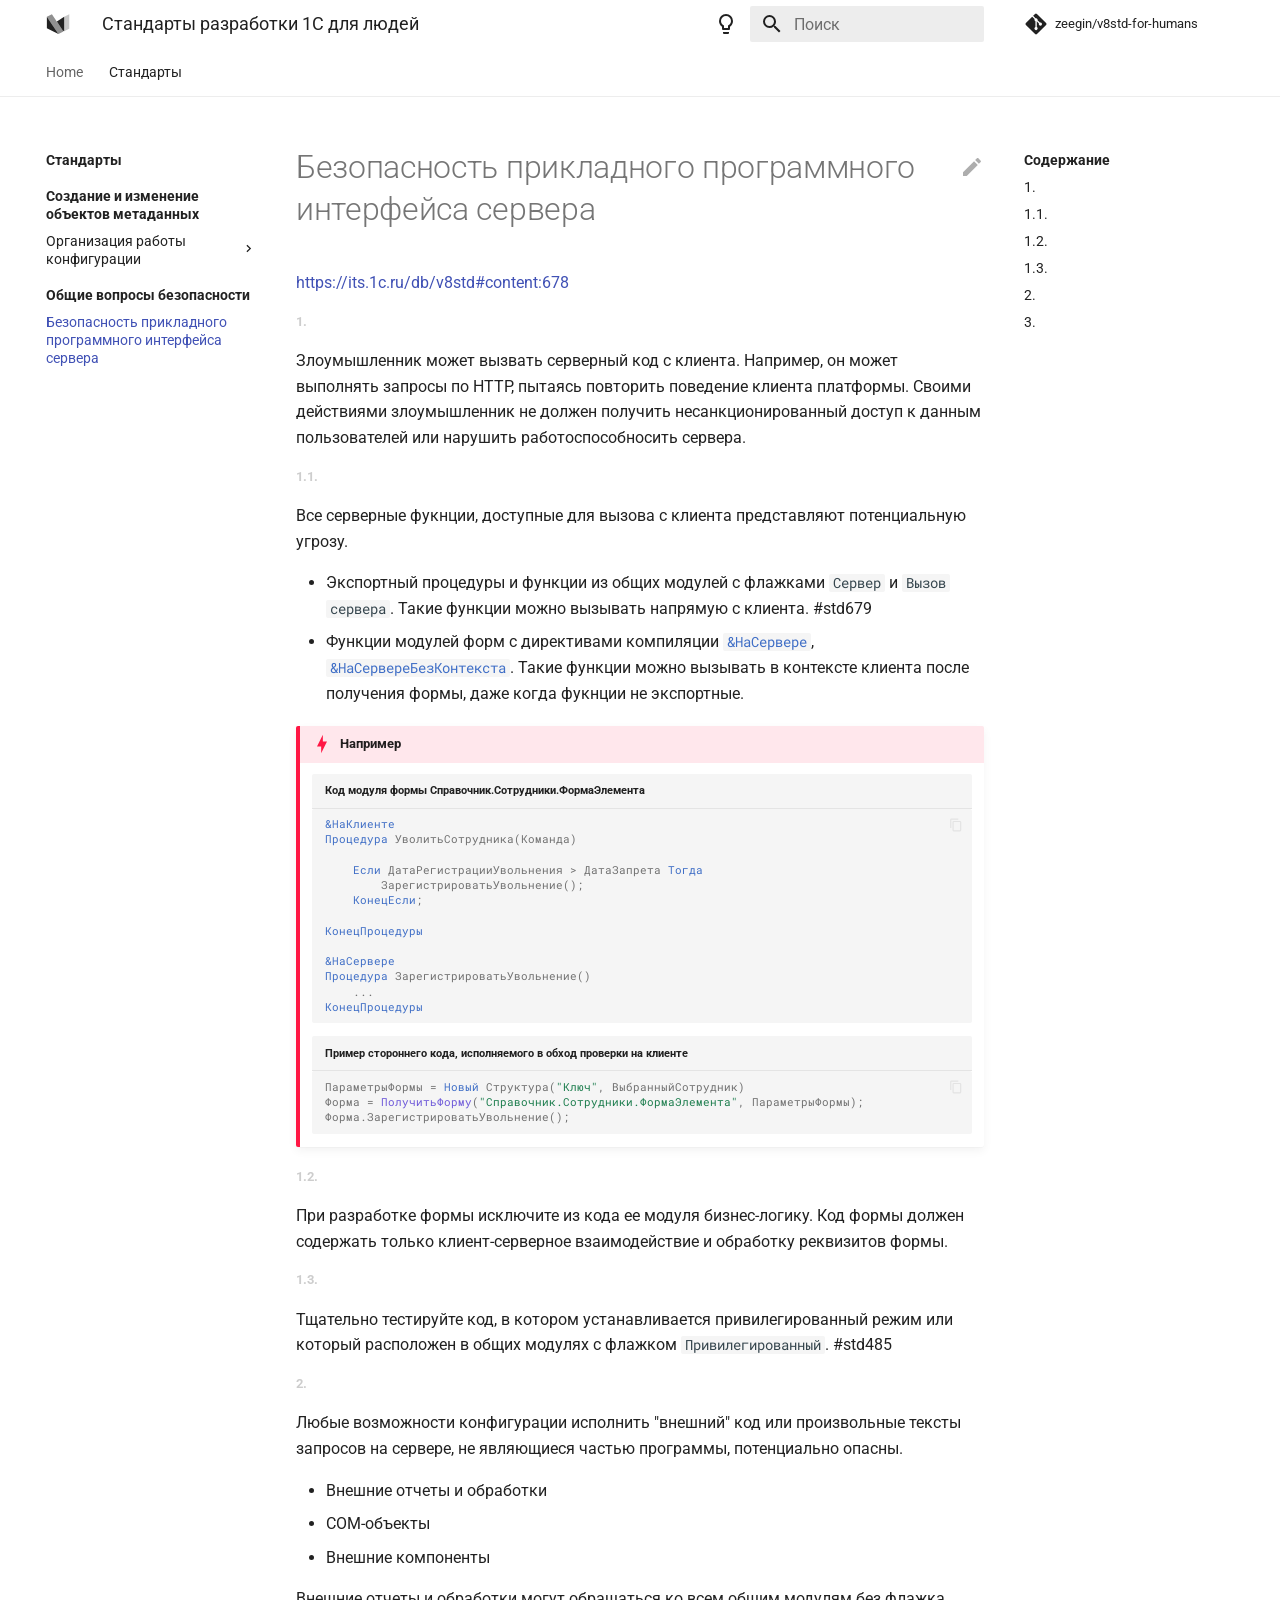
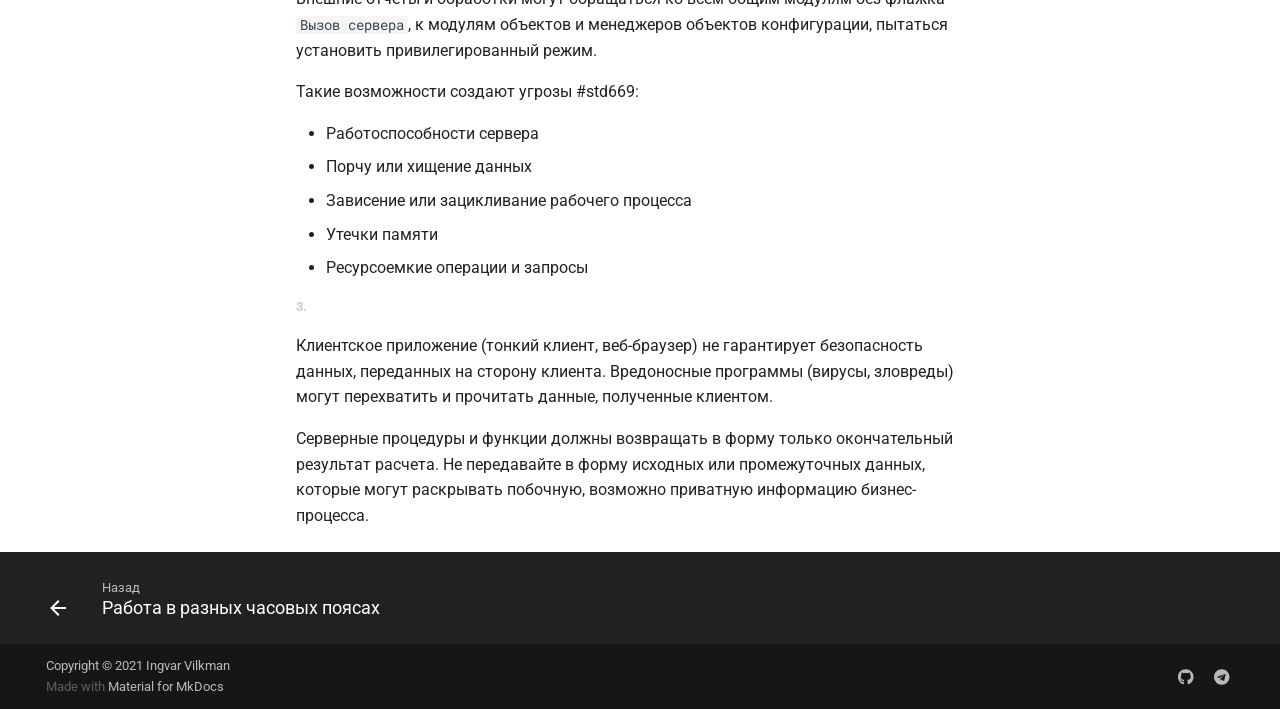
<file: std/std678/index.html>
<!doctype html>
<html lang="ru" class="no-js">
  <head>
    
      <meta charset="utf-8">
      <meta name="viewport" content="width=device-width,initial-scale=1">
      
      
      
        <meta name="author" content="Ingvar Vilkman">
      
      
        <link rel="canonical" href="https://zeegin.github.io/v8std-for-humans/std/std678/">
      
      <link rel="icon" href="../../assets/images/favicon.png">
      <meta name="generator" content="mkdocs-1.2.3, mkdocs-material-7.3.6">
    
    
      
        <title>Безопасность прикладного программного интерфейса сервера - Стандарты разработки 1С для людей</title>
      
    
    
      <link rel="stylesheet" href="../../assets/stylesheets/main.a57b2b03.min.css">
      
        
        <link rel="stylesheet" href="../../assets/stylesheets/palette.3f5d1f46.min.css">
        
      
    
    
    
      
        
        <link rel="preconnect" href="https://fonts.gstatic.com" crossorigin>
        <link rel="stylesheet" href="https://fonts.googleapis.com/css?family=Roboto:300,400,400i,700%7CRoboto+Mono&display=fallback">
        <style>:root{--md-text-font-family:"Roboto";--md-code-font-family:"Roboto Mono"}</style>
      
    
    
    
      <link rel="stylesheet" href="../../assets/stylesheets/extra.css">
    
    
      


    
    
  </head>
  
  
    
    
      
    
    
    
    
    <body dir="ltr" data-md-color-scheme="default" data-md-color-primary="white" data-md-color-accent="indigo">
  
    
    <script>function __prefix(e){return new URL("../..",location).pathname+"."+e}function __get(e,t=localStorage){return JSON.parse(t.getItem(__prefix(e)))}</script>
    
      <script>var palette=__get("__palette");if(null!==palette&&"object"==typeof palette.color)for(var key in palette.color)document.body.setAttribute("data-md-color-"+key,palette.color[key])</script>
    
    <input class="md-toggle" data-md-toggle="drawer" type="checkbox" id="__drawer" autocomplete="off">
    <input class="md-toggle" data-md-toggle="search" type="checkbox" id="__search" autocomplete="off">
    <label class="md-overlay" for="__drawer"></label>
    <div data-md-component="skip">
      
        
        <a href="#_1" class="md-skip">
          Перейти к содержанию
        </a>
      
    </div>
    <div data-md-component="announce">
      
    </div>
    
      

<header class="md-header" data-md-component="header">
  <nav class="md-header__inner md-grid" aria-label="Header">
    <a href="../.." title="Стандарты разработки 1С для людей" class="md-header__button md-logo" aria-label="Стандарты разработки 1С для людей" data-md-component="logo">
      
  
  <svg xmlns="http://www.w3.org/2000/svg" viewBox="0 0 89 89">
  <path d="M3.136,17.387l0,42.932l42.932,21.467l-42.932,-64.399Z" />
  <path d="M21.91,8l42.933,64.398l-18.775,9.388l-42.932,-64.399l18.774,-9.387Z" style="fill-opacity: 0.5" />
  <path d="M67.535,17.387l-27.262,18.156l21.878,32.818l5.384,2.691l0,-53.665Z" />
  <path d="M67.535,17.387l0,53.666l18.774,-9.388l0,-53.665l-18.774,9.387Z" style="fill-opacity: 0.25" />
</svg>

    </a>
    <label class="md-header__button md-icon" for="__drawer">
      <svg xmlns="http://www.w3.org/2000/svg" viewBox="0 0 24 24"><path d="M3 6h18v2H3V6m0 5h18v2H3v-2m0 5h18v2H3v-2z"/></svg>
    </label>
    <div class="md-header__title" data-md-component="header-title">
      <div class="md-header__ellipsis">
        <div class="md-header__topic">
          <span class="md-ellipsis">
            Стандарты разработки 1С для людей
          </span>
        </div>
        <div class="md-header__topic" data-md-component="header-topic">
          <span class="md-ellipsis">
            
              Безопасность прикладного программного интерфейса сервера
            
          </span>
        </div>
      </div>
    </div>
    
      <form class="md-header__option" data-md-component="palette">
        
          
          
          <input class="md-option" data-md-color-media="" data-md-color-scheme="default" data-md-color-primary="white" data-md-color-accent="indigo"  aria-label="Switch to dark mode"  type="radio" name="__palette" id="__palette_1">
          
            <label class="md-header__button md-icon" title="Switch to dark mode" for="__palette_2" hidden>
              <svg xmlns="http://www.w3.org/2000/svg" viewBox="0 0 24 24"><path d="M12 2a7 7 0 0 1 7 7c0 2.38-1.19 4.47-3 5.74V17a1 1 0 0 1-1 1H9a1 1 0 0 1-1-1v-2.26C6.19 13.47 5 11.38 5 9a7 7 0 0 1 7-7M9 21v-1h6v1a1 1 0 0 1-1 1h-4a1 1 0 0 1-1-1m3-17a5 5 0 0 0-5 5c0 2.05 1.23 3.81 3 4.58V16h4v-2.42c1.77-.77 3-2.53 3-4.58a5 5 0 0 0-5-5z"/></svg>
            </label>
          
        
          
          
          <input class="md-option" data-md-color-media="(prefers-color-scheme: dark)" data-md-color-scheme="slate" data-md-color-primary="black" data-md-color-accent="light-blue"  aria-label="Switch to light mode"  type="radio" name="__palette" id="__palette_2">
          
            <label class="md-header__button md-icon" title="Switch to light mode" for="__palette_1" hidden>
              <svg xmlns="http://www.w3.org/2000/svg" viewBox="0 0 24 24"><path d="M12 2a7 7 0 0 0-7 7c0 2.38 1.19 4.47 3 5.74V17a1 1 0 0 0 1 1h6a1 1 0 0 0 1-1v-2.26c1.81-1.27 3-3.36 3-5.74a7 7 0 0 0-7-7M9 21a1 1 0 0 0 1 1h4a1 1 0 0 0 1-1v-1H9v1z"/></svg>
            </label>
          
        
      </form>
    
    
    
      <label class="md-header__button md-icon" for="__search">
        <svg xmlns="http://www.w3.org/2000/svg" viewBox="0 0 24 24"><path d="M9.5 3A6.5 6.5 0 0 1 16 9.5c0 1.61-.59 3.09-1.56 4.23l.27.27h.79l5 5-1.5 1.5-5-5v-.79l-.27-.27A6.516 6.516 0 0 1 9.5 16 6.5 6.5 0 0 1 3 9.5 6.5 6.5 0 0 1 9.5 3m0 2C7 5 5 7 5 9.5S7 14 9.5 14 14 12 14 9.5 12 5 9.5 5z"/></svg>
      </label>
      
<div class="md-search" data-md-component="search" role="dialog">
  <label class="md-search__overlay" for="__search"></label>
  <div class="md-search__inner" role="search">
    <form class="md-search__form" name="search">
      <input type="text" class="md-search__input" name="query" aria-label="Поиск" placeholder="Поиск" autocapitalize="off" autocorrect="off" autocomplete="off" spellcheck="false" data-md-component="search-query" required>
      <label class="md-search__icon md-icon" for="__search">
        <svg xmlns="http://www.w3.org/2000/svg" viewBox="0 0 24 24"><path d="M9.5 3A6.5 6.5 0 0 1 16 9.5c0 1.61-.59 3.09-1.56 4.23l.27.27h.79l5 5-1.5 1.5-5-5v-.79l-.27-.27A6.516 6.516 0 0 1 9.5 16 6.5 6.5 0 0 1 3 9.5 6.5 6.5 0 0 1 9.5 3m0 2C7 5 5 7 5 9.5S7 14 9.5 14 14 12 14 9.5 12 5 9.5 5z"/></svg>
        <svg xmlns="http://www.w3.org/2000/svg" viewBox="0 0 24 24"><path d="M20 11v2H8l5.5 5.5-1.42 1.42L4.16 12l7.92-7.92L13.5 5.5 8 11h12z"/></svg>
      </label>
      <nav class="md-search__options" aria-label="Search">
        
          <a href="javascript:void(0)" class="md-search__icon md-icon" aria-label="Share" data-clipboard data-clipboard-text="" data-md-component="search-share" tabindex="-1">
            <svg xmlns="http://www.w3.org/2000/svg" viewBox="0 0 24 24"><path d="M18 16.08c-.76 0-1.44.3-1.96.77L8.91 12.7c.05-.23.09-.46.09-.7 0-.24-.04-.47-.09-.7l7.05-4.11c.54.5 1.25.81 2.04.81a3 3 0 0 0 3-3 3 3 0 0 0-3-3 3 3 0 0 0-3 3c0 .24.04.47.09.7L8.04 9.81C7.5 9.31 6.79 9 6 9a3 3 0 0 0-3 3 3 3 0 0 0 3 3c.79 0 1.5-.31 2.04-.81l7.12 4.15c-.05.21-.08.43-.08.66 0 1.61 1.31 2.91 2.92 2.91 1.61 0 2.92-1.3 2.92-2.91A2.92 2.92 0 0 0 18 16.08z"/></svg>
          </a>
        
        <button type="reset" class="md-search__icon md-icon" aria-label="Clear" tabindex="-1">
          <svg xmlns="http://www.w3.org/2000/svg" viewBox="0 0 24 24"><path d="M19 6.41 17.59 5 12 10.59 6.41 5 5 6.41 10.59 12 5 17.59 6.41 19 12 13.41 17.59 19 19 17.59 13.41 12 19 6.41z"/></svg>
        </button>
      </nav>
      
        <div class="md-search__suggest" data-md-component="search-suggest"></div>
      
    </form>
    <div class="md-search__output">
      <div class="md-search__scrollwrap" data-md-scrollfix>
        <div class="md-search-result" data-md-component="search-result">
          <div class="md-search-result__meta">
            Initializing search
          </div>
          <ol class="md-search-result__list"></ol>
        </div>
      </div>
    </div>
  </div>
</div>
    
    
      <div class="md-header__source">
        
<a href="https://github.com/zeegin/v8std-for-humans/" title="Перейти к репозиторию" class="md-source" data-md-component="source">
  <div class="md-source__icon md-icon">
    
    <svg xmlns="http://www.w3.org/2000/svg" viewBox="0 0 448 512"><path d="M439.55 236.05 244 40.45a28.87 28.87 0 0 0-40.81 0l-40.66 40.63 51.52 51.52c27.06-9.14 52.68 16.77 43.39 43.68l49.66 49.66c34.23-11.8 61.18 31 35.47 56.69-26.49 26.49-70.21-2.87-56-37.34L240.22 199v121.85c25.3 12.54 22.26 41.85 9.08 55a34.34 34.34 0 0 1-48.55 0c-17.57-17.6-11.07-46.91 11.25-56v-123c-20.8-8.51-24.6-30.74-18.64-45L142.57 101 8.45 235.14a28.86 28.86 0 0 0 0 40.81l195.61 195.6a28.86 28.86 0 0 0 40.8 0l194.69-194.69a28.86 28.86 0 0 0 0-40.81z"/></svg>
  </div>
  <div class="md-source__repository">
    zeegin/v8std-for-humans
  </div>
</a>
      </div>
    
  </nav>
  
</header>
    
    <div class="md-container" data-md-component="container">
      
      
        
          
            
<nav class="md-tabs" aria-label="Tabs" data-md-component="tabs">
  <div class="md-tabs__inner md-grid">
    <ul class="md-tabs__list">
      
        
  
  


  <li class="md-tabs__item">
    <a href="../.." class="md-tabs__link">
      Home
    </a>
  </li>

      
        
  
  
    
  


  
  
  
    

  
  
  
    

  
  
  
    <li class="md-tabs__item">
      <a href="../std467/" class="md-tabs__link md-tabs__link--active">
        Стандарты
      </a>
    </li>
  

  

  

      
    </ul>
  </div>
</nav>
          
        
      
      <main class="md-main" data-md-component="main">
        <div class="md-main__inner md-grid">
          
            
              
              <div class="md-sidebar md-sidebar--primary" data-md-component="sidebar" data-md-type="navigation" >
                <div class="md-sidebar__scrollwrap">
                  <div class="md-sidebar__inner">
                    

  


<nav class="md-nav md-nav--primary md-nav--lifted" aria-label="Navigation" data-md-level="0">
  <label class="md-nav__title" for="__drawer">
    <a href="../.." title="Стандарты разработки 1С для людей" class="md-nav__button md-logo" aria-label="Стандарты разработки 1С для людей" data-md-component="logo">
      
  
  <svg xmlns="http://www.w3.org/2000/svg" viewBox="0 0 89 89">
  <path d="M3.136,17.387l0,42.932l42.932,21.467l-42.932,-64.399Z" />
  <path d="M21.91,8l42.933,64.398l-18.775,9.388l-42.932,-64.399l18.774,-9.387Z" style="fill-opacity: 0.5" />
  <path d="M67.535,17.387l-27.262,18.156l21.878,32.818l5.384,2.691l0,-53.665Z" />
  <path d="M67.535,17.387l0,53.666l18.774,-9.388l0,-53.665l-18.774,9.387Z" style="fill-opacity: 0.25" />
</svg>

    </a>
    Стандарты разработки 1С для людей
  </label>
  
    <div class="md-nav__source">
      
<a href="https://github.com/zeegin/v8std-for-humans/" title="Перейти к репозиторию" class="md-source" data-md-component="source">
  <div class="md-source__icon md-icon">
    
    <svg xmlns="http://www.w3.org/2000/svg" viewBox="0 0 448 512"><path d="M439.55 236.05 244 40.45a28.87 28.87 0 0 0-40.81 0l-40.66 40.63 51.52 51.52c27.06-9.14 52.68 16.77 43.39 43.68l49.66 49.66c34.23-11.8 61.18 31 35.47 56.69-26.49 26.49-70.21-2.87-56-37.34L240.22 199v121.85c25.3 12.54 22.26 41.85 9.08 55a34.34 34.34 0 0 1-48.55 0c-17.57-17.6-11.07-46.91 11.25-56v-123c-20.8-8.51-24.6-30.74-18.64-45L142.57 101 8.45 235.14a28.86 28.86 0 0 0 0 40.81l195.61 195.6a28.86 28.86 0 0 0 40.8 0l194.69-194.69a28.86 28.86 0 0 0 0-40.81z"/></svg>
  </div>
  <div class="md-source__repository">
    zeegin/v8std-for-humans
  </div>
</a>
    </div>
  
  <ul class="md-nav__list" data-md-scrollfix>
    
      
      
      

  
  
  
    <li class="md-nav__item">
      <a href="../.." class="md-nav__link">
        Home
      </a>
    </li>
  

    
      
      
      

  
  
    
  
  
    
    <li class="md-nav__item md-nav__item--active md-nav__item--nested">
      
      
        <input class="md-nav__toggle md-toggle" data-md-toggle="__nav_2" type="checkbox" id="__nav_2" checked>
      
      
      
        
          
        
          
        
      
      
        <label class="md-nav__link" for="__nav_2">
          Стандарты
          <span class="md-nav__icon md-icon"></span>
        </label>
      
      <nav class="md-nav" aria-label="Стандарты" data-md-level="1">
        <label class="md-nav__title" for="__nav_2">
          <span class="md-nav__icon md-icon"></span>
          Стандарты
        </label>
        <ul class="md-nav__list" data-md-scrollfix>
          
            
              
  
  
  
    
      
    
    <li class="md-nav__item md-nav__item--section md-nav__item--nested">
      
      
        <input class="md-nav__toggle md-toggle" data-md-toggle="__nav_2_1" type="checkbox" id="__nav_2_1" >
      
      
      
        
          
        
      
      
        <label class="md-nav__link" for="__nav_2_1">
          Создание и изменение объектов метаданных
          <span class="md-nav__icon md-icon"></span>
        </label>
      
      <nav class="md-nav" aria-label="Создание и изменение объектов метаданных" data-md-level="2">
        <label class="md-nav__title" for="__nav_2_1">
          <span class="md-nav__icon md-icon"></span>
          Создание и изменение объектов метаданных
        </label>
        <ul class="md-nav__list" data-md-scrollfix>
          
            
              
  
  
  
    
    <li class="md-nav__item md-nav__item--nested">
      
      
        <input class="md-nav__toggle md-toggle" data-md-toggle="__nav_2_1_1" type="checkbox" id="__nav_2_1_1" >
      
      
      
        
          
        
          
        
      
      
        <label class="md-nav__link" for="__nav_2_1_1">
          Организация работы конфигурации
          <span class="md-nav__icon md-icon"></span>
        </label>
      
      <nav class="md-nav" aria-label="Организация работы конфигурации" data-md-level="3">
        <label class="md-nav__title" for="__nav_2_1_1">
          <span class="md-nav__icon md-icon"></span>
          Организация работы конфигурации
        </label>
        <ul class="md-nav__list" data-md-scrollfix>
          
            
              
  
  
  
    <li class="md-nav__item">
      <a href="../std467/" class="md-nav__link">
        Общие требования к конфигурации
      </a>
    </li>
  

            
          
            
              
  
  
  
    <li class="md-nav__item">
      <a href="../std643/" class="md-nav__link">
        Работа в разных часовых поясах
      </a>
    </li>
  

            
          
        </ul>
      </nav>
    </li>
  

            
          
        </ul>
      </nav>
    </li>
  

            
          
            
              
  
  
    
  
  
    
      
    
    <li class="md-nav__item md-nav__item--active md-nav__item--section md-nav__item--nested">
      
      
        <input class="md-nav__toggle md-toggle" data-md-toggle="__nav_2_2" type="checkbox" id="__nav_2_2" checked>
      
      
      
        
          
        
      
      
        <label class="md-nav__link" for="__nav_2_2">
          Общие вопросы безопасности
          <span class="md-nav__icon md-icon"></span>
        </label>
      
      <nav class="md-nav" aria-label="Общие вопросы безопасности" data-md-level="2">
        <label class="md-nav__title" for="__nav_2_2">
          <span class="md-nav__icon md-icon"></span>
          Общие вопросы безопасности
        </label>
        <ul class="md-nav__list" data-md-scrollfix>
          
            
              
  
  
    
  
  
    <li class="md-nav__item md-nav__item--active">
      
      <input class="md-nav__toggle md-toggle" data-md-toggle="toc" type="checkbox" id="__toc">
      
      
        
      
      
        <label class="md-nav__link md-nav__link--active" for="__toc">
          Безопасность прикладного программного интерфейса сервера
          <span class="md-nav__icon md-icon"></span>
        </label>
      
      <a href="./" class="md-nav__link md-nav__link--active">
        Безопасность прикладного программного интерфейса сервера
      </a>
      
        


<nav class="md-nav md-nav--secondary" aria-label="Содержание">
  
  
  
    
  
  
    <label class="md-nav__title" for="__toc">
      <span class="md-nav__icon md-icon"></span>
      Содержание
    </label>
    <ul class="md-nav__list" data-md-component="toc" data-md-scrollfix>
      
        <li class="md-nav__item">
  <a href="#1" class="md-nav__link">
    1.
  </a>
  
</li>
      
        <li class="md-nav__item">
  <a href="#11" class="md-nav__link">
    1.1.
  </a>
  
</li>
      
        <li class="md-nav__item">
  <a href="#12" class="md-nav__link">
    1.2.
  </a>
  
</li>
      
        <li class="md-nav__item">
  <a href="#13" class="md-nav__link">
    1.3.
  </a>
  
</li>
      
        <li class="md-nav__item">
  <a href="#2" class="md-nav__link">
    2.
  </a>
  
</li>
      
        <li class="md-nav__item">
  <a href="#3" class="md-nav__link">
    3.
  </a>
  
</li>
      
    </ul>
  
</nav>
      
    </li>
  

            
          
        </ul>
      </nav>
    </li>
  

            
          
        </ul>
      </nav>
    </li>
  

    
  </ul>
</nav>
                  </div>
                </div>
              </div>
            
            
              
              <div class="md-sidebar md-sidebar--secondary" data-md-component="sidebar" data-md-type="toc" >
                <div class="md-sidebar__scrollwrap">
                  <div class="md-sidebar__inner">
                    


<nav class="md-nav md-nav--secondary" aria-label="Содержание">
  
  
  
    
  
  
    <label class="md-nav__title" for="__toc">
      <span class="md-nav__icon md-icon"></span>
      Содержание
    </label>
    <ul class="md-nav__list" data-md-component="toc" data-md-scrollfix>
      
        <li class="md-nav__item">
  <a href="#1" class="md-nav__link">
    1.
  </a>
  
</li>
      
        <li class="md-nav__item">
  <a href="#11" class="md-nav__link">
    1.1.
  </a>
  
</li>
      
        <li class="md-nav__item">
  <a href="#12" class="md-nav__link">
    1.2.
  </a>
  
</li>
      
        <li class="md-nav__item">
  <a href="#13" class="md-nav__link">
    1.3.
  </a>
  
</li>
      
        <li class="md-nav__item">
  <a href="#2" class="md-nav__link">
    2.
  </a>
  
</li>
      
        <li class="md-nav__item">
  <a href="#3" class="md-nav__link">
    3.
  </a>
  
</li>
      
    </ul>
  
</nav>
                  </div>
                </div>
              </div>
            
          
          <div class="md-content" data-md-component="content">
            <article class="md-content__inner md-typeset">
              
                
                  <a href="https://github.com/zeegin/v8std-for-humans/edit/master/docs/std/std678.md" title="Редактировать страницу" class="md-content__button md-icon">
                    <svg xmlns="http://www.w3.org/2000/svg" viewBox="0 0 24 24"><path d="M20.71 7.04c.39-.39.39-1.04 0-1.41l-2.34-2.34c-.37-.39-1.02-.39-1.41 0l-1.84 1.83 3.75 3.75M3 17.25V21h3.75L17.81 9.93l-3.75-3.75L3 17.25z"/></svg>
                  </a>
                
                
                <h1 id="_1">Безопасность прикладного программного интерфейса сервера<a class="headerlink" href="#_1" title="Permanent link">&para;</a></h1>
<p><a href="https://its.1c.ru/db/v8std#content:678">https://its.1c.ru/db/v8std#content:678</a></p>
<h6 id="1">1.<a class="headerlink" href="#1" title="Permanent link">&para;</a></h6>
<p>Злоумышленник может вызвать серверный код с клиента. Например, он может выполнять запросы по HTTP, пытаясь повторить поведение клиента платформы. Своими действиями злоумышленник не должен получить несанкционированный доступ к данным пользователей или нарушить работоспособносить сервера.</p>
<h6 id="11">1.1.<a class="headerlink" href="#11" title="Permanent link">&para;</a></h6>
<p>Все серверные фукнции, доступные для вызова с клиента представляют потенциальную угрозу.</p>
<ul>
<li>Экспортный процедуры и функции из общих модулей с флажками <code>Сервер</code> и <code>Вызов сервера</code>. Такие функции можно вызывать напрямую с клиента. #std679</li>
<li>Функции модулей форм с директивами компиляции <code class="highlight"><span class="kd">&amp;НаСервере</span></code>, <code class="highlight"><span class="kd">&amp;НаСервереБезКонтекста</span></code>. Такие функции можно вызывать в контексте клиента после получения формы, даже когда фукнции не экспортные.</li>
</ul>
<div class="admonition danger">
<p class="admonition-title">Например</p>
<div class="highlight"><span class="filename">Код модуля формы Справочник.Сотрудники.ФормаЭлемента</span><pre><span></span><code><span class="kd">&amp;НаКлиенте</span>
<span class="k">Процедура</span> <span class="nv">УволитьСотрудника</span><span class="p">(</span><span class="nv">Команда</span><span class="p">)</span>

    <span class="k">Если</span> <span class="nv">ДатаРегистрацииУвольнения</span> <span class="o">&gt;</span> <span class="nv">ДатаЗапрета</span> <span class="k">Тогда</span>
        <span class="nv">ЗарегистрироватьУвольнение</span><span class="p">();</span>
    <span class="k">КонецЕсли</span><span class="p">;</span>

<span class="k">КонецПроцедуры</span>

<span class="kd">&amp;НаСервере</span>
<span class="k">Процедура</span> <span class="nv">ЗарегистрироватьУвольнение</span><span class="p">()</span>
    <span class="o">...</span>
<span class="k">КонецПроцедуры</span>
</code></pre></div>
<div class="highlight"><span class="filename">Пример стороннего кода, исполняемого в обход проверки на клиенте</span><pre><span></span><code><span class="nv">ПараметрыФормы</span> <span class="o">=</span> <span class="k">Новый</span> <span class="nv">Структура</span><span class="p">(</span><span class="s1">&quot;Ключ&quot;</span><span class="p">,</span> <span class="nv">ВыбранныйСотрудник</span><span class="p">)</span>
<span class="nv">Форма</span> <span class="o">=</span> <span class="nb">ПолучитьФорму</span><span class="p">(</span><span class="s1">&quot;Справочник.Сотрудники.ФормаЭлемента&quot;</span><span class="p">,</span> <span class="nv">ПараметрыФормы</span><span class="p">);</span>
<span class="nv">Форма</span><span class="o">.</span><span class="nv">ЗарегистрироватьУвольнение</span><span class="p">();</span>
</code></pre></div>
</div>
<h6 id="12">1.2.<a class="headerlink" href="#12" title="Permanent link">&para;</a></h6>
<p>При разработке формы исключите из кода ее модуля бизнес-логику. Код формы должен содержать только клиент-серверное взаимодействие и обработку реквизитов формы.</p>
<h6 id="13">1.3.<a class="headerlink" href="#13" title="Permanent link">&para;</a></h6>
<p>Тщательно тестируйте код, в котором устанавливается привилегированный режим или который расположен в общих модулях с флажком <code>Привилегированный</code>. #std485</p>
<h6 id="2">2.<a class="headerlink" href="#2" title="Permanent link">&para;</a></h6>
<p>Любые возможности конфигурации исполнить "внешний" код или произвольные тексты запросов на сервере, не являющиеся частью программы, потенциально опасны.</p>
<ul>
<li>Внешние отчеты и обработки</li>
<li>COM-объекты</li>
<li>Внешние компоненты</li>
</ul>
<p>Внешние отчеты и обработки могут обращаться ко всем общим модулям без флажка <code>Вызов сервера</code>, к модулям объектов и менеджеров объектов конфигурации, пытаться установить привилегированный режим.</p>
<p>Такие возможности создают угрозы #std669:</p>
<ul>
<li>Работоспособности сервера</li>
<li>Порчу или хищение данных</li>
<li>Зависение или зацикливание рабочего процесса</li>
<li>Утечки памяти</li>
<li>Ресурсоемкие операции и запросы</li>
</ul>
<h6 id="3">3.<a class="headerlink" href="#3" title="Permanent link">&para;</a></h6>
<p>Клиентское приложение (тонкий клиент, веб-браузер) не гарантирует безопасность данных, переданных на сторону клиента. Вредоносные программы (вирусы, зловреды) могут перехватить и прочитать данные, полученные клиентом.</p>
<p>Серверные процедуры и функции должны возвращать в форму только окончательный результат расчета. Не передавайте в форму исходных или промежуточных данных, которые могут раскрывать побочную, возможно приватную информацию бизнес-процесса.</p>
                
              
              
                


              
            </article>
          </div>
        </div>
        
          <a href="#" class="md-top md-icon" data-md-component="top" data-md-state="hidden">
            <svg xmlns="http://www.w3.org/2000/svg" viewBox="0 0 24 24"><path d="M13 20h-2V8l-5.5 5.5-1.42-1.42L12 4.16l7.92 7.92-1.42 1.42L13 8v12z"/></svg>
            Back to top
          </a>
        
      </main>
      
        
<footer class="md-footer">
  
    <nav class="md-footer__inner md-grid" aria-label="Footer">
      
        
        <a href="../std643/" class="md-footer__link md-footer__link--prev" aria-label="Назад: Работа в разных часовых поясах" rel="prev">
          <div class="md-footer__button md-icon">
            <svg xmlns="http://www.w3.org/2000/svg" viewBox="0 0 24 24"><path d="M20 11v2H8l5.5 5.5-1.42 1.42L4.16 12l7.92-7.92L13.5 5.5 8 11h12z"/></svg>
          </div>
          <div class="md-footer__title">
            <div class="md-ellipsis">
              <span class="md-footer__direction">
                Назад
              </span>
              Работа в разных часовых поясах
            </div>
          </div>
        </a>
      
      
    </nav>
  
  <div class="md-footer-meta md-typeset">
    <div class="md-footer-meta__inner md-grid">
      <div class="md-footer-copyright">
        
          <div class="md-footer-copyright__highlight">
            Copyright &copy; 2021 Ingvar Vilkman
          </div>
        
        
          Made with
          <a href="https://squidfunk.github.io/mkdocs-material/" target="_blank" rel="noopener">
            Material for MkDocs
          </a>
        
        
      </div>
      
  <div class="md-footer-social">
    
      
      
        
        
      
      <a href="https://github.com/zeegin/v8std-for-humans" target="_blank" rel="noopener" title="github.com" class="md-footer-social__link">
        <svg xmlns="http://www.w3.org/2000/svg" viewBox="0 0 496 512"><path d="M165.9 397.4c0 2-2.3 3.6-5.2 3.6-3.3.3-5.6-1.3-5.6-3.6 0-2 2.3-3.6 5.2-3.6 3-.3 5.6 1.3 5.6 3.6zm-31.1-4.5c-.7 2 1.3 4.3 4.3 4.9 2.6 1 5.6 0 6.2-2s-1.3-4.3-4.3-5.2c-2.6-.7-5.5.3-6.2 2.3zm44.2-1.7c-2.9.7-4.9 2.6-4.6 4.9.3 2 2.9 3.3 5.9 2.6 2.9-.7 4.9-2.6 4.6-4.6-.3-1.9-3-3.2-5.9-2.9zM244.8 8C106.1 8 0 113.3 0 252c0 110.9 69.8 205.8 169.5 239.2 12.8 2.3 17.3-5.6 17.3-12.1 0-6.2-.3-40.4-.3-61.4 0 0-70 15-84.7-29.8 0 0-11.4-29.1-27.8-36.6 0 0-22.9-15.7 1.6-15.4 0 0 24.9 2 38.6 25.8 21.9 38.6 58.6 27.5 72.9 20.9 2.3-16 8.8-27.1 16-33.7-55.9-6.2-112.3-14.3-112.3-110.5 0-27.5 7.6-41.3 23.6-58.9-2.6-6.5-11.1-33.3 2.6-67.9 20.9-6.5 69 27 69 27 20-5.6 41.5-8.5 62.8-8.5s42.8 2.9 62.8 8.5c0 0 48.1-33.6 69-27 13.7 34.7 5.2 61.4 2.6 67.9 16 17.7 25.8 31.5 25.8 58.9 0 96.5-58.9 104.2-114.8 110.5 9.2 7.9 17 22.9 17 46.4 0 33.7-.3 75.4-.3 83.6 0 6.5 4.6 14.4 17.3 12.1C428.2 457.8 496 362.9 496 252 496 113.3 383.5 8 244.8 8zM97.2 352.9c-1.3 1-1 3.3.7 5.2 1.6 1.6 3.9 2.3 5.2 1 1.3-1 1-3.3-.7-5.2-1.6-1.6-3.9-2.3-5.2-1zm-10.8-8.1c-.7 1.3.3 2.9 2.3 3.9 1.6 1 3.6.7 4.3-.7.7-1.3-.3-2.9-2.3-3.9-2-.6-3.6-.3-4.3.7zm32.4 35.6c-1.6 1.3-1 4.3 1.3 6.2 2.3 2.3 5.2 2.6 6.5 1 1.3-1.3.7-4.3-1.3-6.2-2.2-2.3-5.2-2.6-6.5-1zm-11.4-14.7c-1.6 1-1.6 3.6 0 5.9 1.6 2.3 4.3 3.3 5.6 2.3 1.6-1.3 1.6-3.9 0-6.2-1.4-2.3-4-3.3-5.6-2z"/></svg>
      </a>
    
      
      
        
        
      
      <a href="https://t.me/radio_ingvar" target="_blank" rel="noopener" title="t.me" class="md-footer-social__link">
        <svg xmlns="http://www.w3.org/2000/svg" viewBox="0 0 496 512"><path d="M248 8C111 8 0 119 0 256s111 248 248 248 248-111 248-248S385 8 248 8zm121.8 169.9-40.7 191.8c-3 13.6-11.1 16.9-22.4 10.5l-62-45.7-29.9 28.8c-3.3 3.3-6.1 6.1-12.5 6.1l4.4-63.1 114.9-103.8c5-4.4-1.1-6.9-7.7-2.5l-142 89.4-61.2-19.1c-13.3-4.2-13.6-13.3 2.8-19.7l239.1-92.2c11.1-4 20.8 2.7 17.2 19.5z"/></svg>
      </a>
    
  </div>

    </div>
  </div>
</footer>
      
    </div>
    <div class="md-dialog" data-md-component="dialog">
      <div class="md-dialog__inner md-typeset"></div>
    </div>
    <script id="__config" type="application/json">{"base": "../..", "features": ["content.code.annotate", "content.tabs.link", "navigation.indexes", "navigation.sections", "navigation.tabs", "navigation.top", "navigation.tracking", "search.highlight", "search.share", "search.suggest"], "translations": {"clipboard.copy": "\u041a\u043e\u043f\u0438\u0440\u043e\u0432\u0430\u0442\u044c \u0432 \u0431\u0443\u0444\u0435\u0440", "clipboard.copied": "\u0421\u043a\u043e\u043f\u0438\u0440\u043e\u0432\u0430\u043d\u043e \u0432 \u0431\u0443\u0444\u0435\u0440", "search.config.lang": "ru", "search.config.pipeline": "trimmer, stopWordFilter", "search.config.separator": "[\\s\\-]+", "search.placeholder": "\u041f\u043e\u0438\u0441\u043a", "search.result.placeholder": "\u041d\u0430\u0447\u043d\u0438\u0442\u0435 \u043f\u0435\u0447\u0430\u0442\u0430\u0442\u044c \u0434\u043b\u044f \u043f\u043e\u0438\u0441\u043a\u0430", "search.result.none": "\u0421\u043e\u0432\u043f\u0430\u0434\u0435\u043d\u0438\u0439 \u043d\u0435 \u043d\u0430\u0439\u0434\u0435\u043d\u043e", "search.result.one": "\u041d\u0430\u0439\u0434\u0435\u043d\u043e 1 \u0441\u043e\u0432\u043f\u0430\u0434\u0435\u043d\u0438\u0435", "search.result.other": "\u041d\u0430\u0439\u0434\u0435\u043d\u043e # \u0441\u043e\u0432\u043f\u0430\u0434\u0435\u043d\u0438\u0439", "search.result.more.one": "1 more on this page", "search.result.more.other": "# more on this page", "search.result.term.missing": "Missing", "select.version.title": "Select version"}, "search": "../../assets/javascripts/workers/search.fcfe8b6d.min.js", "version": null}</script>
    
    
      <script src="../../assets/javascripts/bundle.b1047164.min.js"></script>
      
    
  </body>
</html>
</file>
<file: assets/stylesheets/extra.css>
.md-typeset h6 {
    color: #CDCDCD;
}

[data-md-color-primary=black] .md-typeset h6 {
    opacity: .2
}
</file>
<file: assets/stylesheets/main.a57b2b03.min.css>
@charset "UTF-8";html{-webkit-text-size-adjust:none;-moz-text-size-adjust:none;-ms-text-size-adjust:none;text-size-adjust:none;box-sizing:border-box}*,:after,:before{box-sizing:inherit}body{margin:0}a,button,input,label{-webkit-tap-highlight-color:transparent}a{color:inherit;text-decoration:none}hr{border:0;box-sizing:content-box;display:block;height:.05rem;overflow:visible;padding:0}small{font-size:80%}sub,sup{line-height:1em}img{border-style:none}table{border-collapse:separate;border-spacing:0}td,th{font-weight:400;vertical-align:top}button{background:transparent;border:0;font-family:inherit;font-size:inherit;margin:0;padding:0}input{border:0;outline:none}:root{--md-default-fg-color:rgba(0,0,0,0.87);--md-default-fg-color--light:rgba(0,0,0,0.54);--md-default-fg-color--lighter:rgba(0,0,0,0.32);--md-default-fg-color--lightest:rgba(0,0,0,0.07);--md-default-bg-color:#fff;--md-default-bg-color--light:hsla(0,0%,100%,0.7);--md-default-bg-color--lighter:hsla(0,0%,100%,0.3);--md-default-bg-color--lightest:hsla(0,0%,100%,0.12);--md-primary-fg-color:#4051b5;--md-primary-fg-color--light:#5d6cc0;--md-primary-fg-color--dark:#303fa1;--md-primary-bg-color:#fff;--md-primary-bg-color--light:hsla(0,0%,100%,0.7);--md-accent-fg-color:#526cfe;--md-accent-fg-color--transparent:rgba(82,108,254,0.1);--md-accent-bg-color:#fff;--md-accent-bg-color--light:hsla(0,0%,100%,0.7)}:root>*{--md-code-fg-color:#36464e;--md-code-bg-color:#f5f5f5;--md-code-hl-color:rgba(255,255,0,0.5);--md-code-hl-number-color:#d52a2a;--md-code-hl-special-color:#db1457;--md-code-hl-function-color:#a846b9;--md-code-hl-constant-color:#6e59d9;--md-code-hl-keyword-color:#3f6ec6;--md-code-hl-string-color:#1c7d4d;--md-code-hl-name-color:var(--md-code-fg-color);--md-code-hl-operator-color:var(--md-default-fg-color--light);--md-code-hl-punctuation-color:var(--md-default-fg-color--light);--md-code-hl-comment-color:var(--md-default-fg-color--light);--md-code-hl-generic-color:var(--md-default-fg-color--light);--md-code-hl-variable-color:var(--md-default-fg-color--light);--md-typeset-color:var(--md-default-fg-color);--md-typeset-a-color:var(--md-primary-fg-color);--md-typeset-mark-color:rgba(255,255,0,0.5);--md-typeset-del-color:hsla(6,90%,60%,0.15);--md-typeset-ins-color:rgba(11,213,112,0.15);--md-typeset-kbd-color:#fafafa;--md-typeset-kbd-accent-color:#fff;--md-typeset-kbd-border-color:#b8b8b8;--md-typeset-table-color:rgba(0,0,0,0.12);--md-admonition-fg-color:var(--md-default-fg-color);--md-admonition-bg-color:var(--md-default-bg-color);--md-footer-fg-color:#fff;--md-footer-fg-color--light:hsla(0,0%,100%,0.7);--md-footer-fg-color--lighter:hsla(0,0%,100%,0.3);--md-footer-bg-color:rgba(0,0,0,0.87);--md-footer-bg-color--dark:rgba(0,0,0,0.32)}.md-icon svg{fill:currentColor;display:block;height:1.2rem;width:1.2rem}body{-webkit-font-smoothing:antialiased;-moz-osx-font-smoothing:grayscale}body,input{font-feature-settings:"kern","liga";font-family:var(--md-text-font-family,_),-apple-system,BlinkMacSystemFont,Helvetica,Arial,sans-serif}body,code,input,kbd,pre{color:var(--md-typeset-color)}code,kbd,pre{font-feature-settings:"kern";font-family:var(--md-code-font-family,_),SFMono-Regular,Consolas,Menlo,monospace}:root{--md-typeset-table-sort-icon:url('data:image/svg+xml;charset=utf-8,<svg xmlns="http://www.w3.org/2000/svg" viewBox="0 0 24 24"><path d="m18 21-4-4h3V7h-3l4-4 4 4h-3v10h3M2 19v-2h10v2M2 13v-2h7v2M2 7V5h4v2H2z"/></svg>');--md-typeset-table-sort-icon--asc:url('data:image/svg+xml;charset=utf-8,<svg xmlns="http://www.w3.org/2000/svg" viewBox="0 0 24 24"><path d="M19 17h3l-4 4-4-4h3V3h2M2 17h10v2H2M6 5v2H2V5m0 6h7v2H2v-2z"/></svg>');--md-typeset-table-sort-icon--desc:url('data:image/svg+xml;charset=utf-8,<svg xmlns="http://www.w3.org/2000/svg" viewBox="0 0 24 24"><path d="M19 7h3l-4-4-4 4h3v14h2M2 17h10v2H2M6 5v2H2V5m0 6h7v2H2v-2z"/></svg>')}.md-typeset{-webkit-print-color-adjust:exact;color-adjust:exact;font-size:.8rem;line-height:1.6}@media print{.md-typeset{font-size:.68rem}}.md-typeset blockquote,.md-typeset dl,.md-typeset figure,.md-typeset ol,.md-typeset pre,.md-typeset ul{margin:1em 0}.md-typeset h1{color:var(--md-default-fg-color--light);font-size:2em;line-height:1.3;margin:0 0 1.25em}.md-typeset h1,.md-typeset h2{font-weight:300;letter-spacing:-.01em}.md-typeset h2{font-size:1.5625em;line-height:1.4;margin:1.6em 0 .64em}.md-typeset h3{font-size:1.25em;font-weight:400;letter-spacing:-.01em;line-height:1.5;margin:1.6em 0 .8em}.md-typeset h2+h3{margin-top:.8em}.md-typeset h4{font-weight:700;letter-spacing:-.01em;margin:1em 0}.md-typeset h5,.md-typeset h6{color:var(--md-default-fg-color--light);font-size:.8em;font-weight:700;letter-spacing:-.01em;margin:1.25em 0}.md-typeset h5{text-transform:uppercase}.md-typeset hr{border-bottom:.05rem solid var(--md-default-fg-color--lightest);display:flow-root;margin:1.5em 0}.md-typeset a{color:var(--md-typeset-a-color);word-break:break-word}.md-typeset a,.md-typeset a:before{transition:color 125ms}.md-typeset a:focus,.md-typeset a:hover{color:var(--md-accent-fg-color)}.md-typeset a.focus-visible{outline-color:var(--md-accent-fg-color);outline-offset:.2rem}.md-typeset code,.md-typeset kbd,.md-typeset pre{color:var(--md-code-fg-color);direction:ltr}@media print{.md-typeset code,.md-typeset kbd,.md-typeset pre{white-space:pre-wrap}}.md-typeset code{background-color:var(--md-code-bg-color);border-radius:.1rem;-webkit-box-decoration-break:clone;box-decoration-break:clone;font-size:.85em;padding:0 .2941176471em;word-break:break-word}.md-typeset code:not(.focus-visible){-webkit-tap-highlight-color:transparent;outline:none}.md-typeset h1 code,.md-typeset h2 code,.md-typeset h3 code,.md-typeset h4 code,.md-typeset h5 code,.md-typeset h6 code{background-color:transparent;box-shadow:none;margin:initial;padding:initial}.md-typeset a code{color:currentColor}.md-typeset pre{display:flow-root;line-height:1.4;position:relative}.md-typeset pre>code{-webkit-box-decoration-break:slice;box-decoration-break:slice;box-shadow:none;display:block;margin:0;overflow:auto;padding:.7720588235em 1.1764705882em;scrollbar-color:var(--md-default-fg-color--lighter) transparent;scrollbar-width:thin;touch-action:auto;word-break:normal}.md-typeset pre>code:hover{scrollbar-color:var(--md-accent-fg-color) transparent}.md-typeset pre>code::-webkit-scrollbar{height:.2rem;width:.2rem}.md-typeset pre>code::-webkit-scrollbar-thumb{background-color:var(--md-default-fg-color--lighter)}.md-typeset pre>code::-webkit-scrollbar-thumb:hover{background-color:var(--md-accent-fg-color)}@media screen and (max-width:44.9375em){.md-typeset>pre{margin:1em -.8rem}.md-typeset>pre code{border-radius:0}}.md-typeset kbd{background-color:var(--md-typeset-kbd-color);border-radius:.1rem;box-shadow:0 .1rem 0 .05rem var(--md-typeset-kbd-border-color),0 .1rem 0 var(--md-typeset-kbd-border-color),0 -.1rem .2rem var(--md-typeset-kbd-accent-color) inset;color:var(--md-default-fg-color);display:inline-block;font-size:.75em;padding:0 .6666666667em;vertical-align:text-top;word-break:break-word}.md-typeset mark{background-color:var(--md-typeset-mark-color);-webkit-box-decoration-break:clone;box-decoration-break:clone;color:inherit;word-break:break-word}.md-typeset abbr{border-bottom:.05rem dotted var(--md-default-fg-color--light);cursor:help;text-decoration:none}@media (hover:none){.md-typeset abbr{position:relative}.md-typeset abbr[title]:focus:after,.md-typeset abbr[title]:hover:after{background-color:var(--md-default-fg-color);border-radius:.1rem;box-shadow:0 2px 2px 0 rgba(0,0,0,.14),0 1px 5px 0 rgba(0,0,0,.12),0 3px 1px -2px rgba(0,0,0,.2);color:var(--md-default-bg-color);content:attr(title);display:inline-block;font-size:.7rem;left:0;margin-top:2em;max-width:80%;min-width:-webkit-max-content;min-width:-moz-max-content;min-width:max-content;padding:.2rem .3rem;position:absolute;width:auto}}.md-typeset small{opacity:.75}.md-typeset sub,.md-typeset sup{margin-left:.078125em}[dir=rtl] .md-typeset sub,[dir=rtl] .md-typeset sup{margin-left:0;margin-right:.078125em}.md-typeset blockquote{border-left:.2rem solid var(--md-default-fg-color--lighter);color:var(--md-default-fg-color--light);padding-left:.6rem}[dir=rtl] .md-typeset blockquote{border-left:initial;border-right:.2rem solid var(--md-default-fg-color--lighter);padding-left:0;padding-right:.6rem}.md-typeset ul{list-style-type:disc}.md-typeset ol,.md-typeset ul{display:flow-root;margin-left:.625em;padding:0}[dir=rtl] .md-typeset ol,[dir=rtl] .md-typeset ul{margin-left:0;margin-right:.625em}.md-typeset ol ol,.md-typeset ul ol{list-style-type:lower-alpha}.md-typeset ol ol ol,.md-typeset ul ol ol{list-style-type:lower-roman}.md-typeset ol li,.md-typeset ul li{margin-bottom:.5em;margin-left:1.25em}[dir=rtl] .md-typeset ol li,[dir=rtl] .md-typeset ul li{margin-left:0;margin-right:1.25em}.md-typeset ol li blockquote,.md-typeset ol li p,.md-typeset ul li blockquote,.md-typeset ul li p{margin:.5em 0}.md-typeset ol li:last-child,.md-typeset ul li:last-child{margin-bottom:0}.md-typeset ol li ol,.md-typeset ol li ul,.md-typeset ul li ol,.md-typeset ul li ul{margin:.5em 0 .5em .625em}[dir=rtl] .md-typeset ol li ol,[dir=rtl] .md-typeset ol li ul,[dir=rtl] .md-typeset ul li ol,[dir=rtl] .md-typeset ul li ul{margin-left:0;margin-right:.625em}.md-typeset dd{margin:1em 0 1.5em 1.875em}[dir=rtl] .md-typeset dd{margin-left:0;margin-right:1.875em}.md-typeset img,.md-typeset svg{height:auto;max-width:100%}.md-typeset img[align=left],.md-typeset svg[align=left]{margin:1em 1em 1em 0}.md-typeset img[align=right],.md-typeset svg[align=right]{margin:1em 0 1em 1em}.md-typeset img[align]:only-child,.md-typeset svg[align]:only-child{margin-top:0}.md-typeset figure{display:flow-root;margin:0 auto;max-width:100%;text-align:center;width:-webkit-fit-content;width:-moz-fit-content;width:fit-content}.md-typeset figure img{display:block}.md-typeset figcaption{font-style:italic;margin:1em auto 2em;max-width:24rem}.md-typeset iframe{max-width:100%}.md-typeset table:not([class]){background-color:var(--md-default-bg-color);border:.05rem solid var(--md-typeset-table-color);border-radius:.1rem;display:inline-block;font-size:.64rem;max-width:100%;overflow:auto;touch-action:auto}@media print{.md-typeset table:not([class]){display:table}}.md-typeset table:not([class])+*{margin-top:1.5em}.md-typeset table:not([class]) td>:first-child,.md-typeset table:not([class]) th>:first-child{margin-top:0}.md-typeset table:not([class]) td>:last-child,.md-typeset table:not([class]) th>:last-child{margin-bottom:0}.md-typeset table:not([class]) td:not([align]),.md-typeset table:not([class]) th:not([align]){text-align:left}[dir=rtl] .md-typeset table:not([class]) td:not([align]),[dir=rtl] .md-typeset table:not([class]) th:not([align]){text-align:right}.md-typeset table:not([class]) th{font-weight:700;min-width:5rem;padding:.9375em 1.25em;vertical-align:top}.md-typeset table:not([class]) th a{color:inherit}.md-typeset table:not([class]) td{border-top:.05rem solid var(--md-typeset-table-color);padding:.9375em 1.25em;vertical-align:top}.md-typeset table:not([class]) tbody tr{transition:background-color 125ms}.md-typeset table:not([class]) tbody tr:hover{background-color:rgba(0,0,0,.035);box-shadow:0 .05rem 0 var(--md-default-bg-color) inset}.md-typeset table:not([class]) a{word-break:normal}.md-typeset table th[role=columnheader]{cursor:pointer}.md-typeset table th[role=columnheader]:after{content:"";display:inline-block;height:1.2em;margin-left:.5em;-webkit-mask-image:var(--md-typeset-table-sort-icon);mask-image:var(--md-typeset-table-sort-icon);-webkit-mask-repeat:no-repeat;mask-repeat:no-repeat;-webkit-mask-size:contain;mask-size:contain;transition:background-color 125ms;vertical-align:text-bottom;width:1.2em}.md-typeset table th[role=columnheader]:hover:after{background-color:var(--md-default-fg-color--lighter)}.md-typeset table th[role=columnheader][aria-sort=ascending]:after{background-color:var(--md-default-fg-color--light);-webkit-mask-image:var(--md-typeset-table-sort-icon--asc);mask-image:var(--md-typeset-table-sort-icon--asc)}.md-typeset table th[role=columnheader][aria-sort=descending]:after{background-color:var(--md-default-fg-color--light);-webkit-mask-image:var(--md-typeset-table-sort-icon--desc);mask-image:var(--md-typeset-table-sort-icon--desc)}.md-typeset__scrollwrap{margin:1em -.8rem;overflow-x:auto;touch-action:auto}.md-typeset__table{display:inline-block;margin-bottom:.5em;padding:0 .8rem}@media print{.md-typeset__table{display:block}}html .md-typeset__table table{display:table;margin:0;overflow:hidden;width:100%}html{font-size:125%;height:100%;overflow-x:hidden}@media screen and (min-width:100em){html{font-size:137.5%}}@media screen and (min-width:125em){html{font-size:150%}}body{background-color:var(--md-default-bg-color);display:flex;flex-direction:column;font-size:.5rem;min-height:100%;position:relative;width:100%}@media print{body{display:block}}@media screen and (max-width:59.9375em){body[data-md-state=lock]{position:fixed}}.md-grid{margin-left:auto;margin-right:auto;max-width:61rem}.md-container{display:flex;flex-direction:column;flex-grow:1}@media print{.md-container{display:block}}.md-main{flex-grow:1}.md-main__inner{display:flex;height:100%;margin-top:1.5rem}.md-ellipsis{overflow:hidden;text-overflow:ellipsis;white-space:nowrap}.md-toggle{display:none}.md-option{height:0;opacity:0;position:absolute;width:0}.md-option:checked+label:not([hidden]){display:block}.md-option.focus-visible+label{outline-color:var(--md-accent-fg-color);outline-style:auto}.md-skip{background-color:var(--md-default-fg-color);border-radius:.1rem;color:var(--md-default-bg-color);font-size:.64rem;margin:.5rem;opacity:0;outline-color:var(--md-accent-fg-color);padding:.3rem .5rem;position:fixed;transform:translateY(.4rem);z-index:-1}.md-skip:focus{opacity:1;transform:translateY(0);transition:transform .25s cubic-bezier(.4,0,.2,1),opacity 175ms 75ms;z-index:10}@page{margin:25mm}.md-announce{background-color:var(--md-footer-bg-color);overflow:auto}@media print{.md-announce{display:none}}.md-announce__inner{color:var(--md-footer-fg-color);font-size:.7rem;margin:.6rem auto;padding:0 .8rem}:root{--md-clipboard-icon:url('data:image/svg+xml;charset=utf-8,<svg xmlns="http://www.w3.org/2000/svg" viewBox="0 0 24 24"><path d="M19 21H8V7h11m0-2H8a2 2 0 0 0-2 2v14a2 2 0 0 0 2 2h11a2 2 0 0 0 2-2V7a2 2 0 0 0-2-2m-3-4H4a2 2 0 0 0-2 2v14h2V3h12V1z"/></svg>')}.md-clipboard{border-radius:.1rem;color:var(--md-default-fg-color--lightest);cursor:pointer;height:1.5em;outline-color:var(--md-accent-fg-color);outline-offset:.1rem;position:absolute;right:.5em;top:.5em;transition:color .25s;width:1.5em;z-index:1}@media print{.md-clipboard{display:none}}.md-clipboard:not(.focus-visible){-webkit-tap-highlight-color:transparent;outline:none}:hover>.md-clipboard{color:var(--md-default-fg-color--light)}.md-clipboard:focus,.md-clipboard:hover{color:var(--md-accent-fg-color)}.md-clipboard:after{background-color:currentColor;content:"";display:block;height:1.125em;margin:0 auto;-webkit-mask-image:var(--md-clipboard-icon);mask-image:var(--md-clipboard-icon);-webkit-mask-repeat:no-repeat;mask-repeat:no-repeat;-webkit-mask-size:contain;mask-size:contain;width:1.125em}.md-clipboard--inline{cursor:pointer}.md-clipboard--inline code{transition:color .25s,background-color .25s}.md-clipboard--inline:focus code,.md-clipboard--inline:hover code{background-color:var(--md-accent-fg-color--transparent);color:var(--md-accent-fg-color)}.md-content{flex-grow:1;overflow:hidden;scroll-padding-top:51.2rem}.md-content__inner{margin:0 .8rem 1.2rem;padding-top:.6rem}@media screen and (min-width:76.25em){[dir=ltr] .md-sidebar--primary:not([hidden])~.md-content>.md-content__inner{margin-left:1.2rem}[dir=rtl] .md-sidebar--primary:not([hidden])~.md-content>.md-content__inner{margin-right:1.2rem}[dir=ltr] .md-sidebar--secondary:not([hidden])~.md-content>.md-content__inner{margin-right:1.2rem}[dir=rtl] .md-sidebar--secondary:not([hidden])~.md-content>.md-content__inner{margin-left:1.2rem}}.md-content__inner:before{content:"";display:block;height:.4rem}.md-content__inner>:last-child{margin-bottom:0}.md-content__button{float:right;margin:.4rem 0 .4rem .4rem;padding:0}@media print{.md-content__button{display:none}}[dir=rtl] .md-content__button{float:left;margin-left:0;margin-right:.4rem}[dir=rtl] .md-content__button svg{transform:scaleX(-1)}.md-typeset .md-content__button{color:var(--md-default-fg-color--lighter)}.md-content__button svg{display:inline;vertical-align:top}.md-dialog{background-color:var(--md-default-fg-color);border-radius:.1rem;bottom:.8rem;box-shadow:0 2px 2px 0 rgba(0,0,0,.14),0 1px 5px 0 rgba(0,0,0,.12),0 3px 1px -2px rgba(0,0,0,.2);left:auto;min-width:11.1rem;opacity:0;padding:.4rem .6rem;pointer-events:none;position:fixed;right:.8rem;transform:translateY(100%);transition:transform 0ms .4s,opacity .4s;z-index:3}@media print{.md-dialog{display:none}}[dir=rtl] .md-dialog{left:.8rem;right:auto}.md-dialog[data-md-state=open]{opacity:1;pointer-events:auto;transform:translateY(0);transition:transform .4s cubic-bezier(.075,.85,.175,1),opacity .4s}.md-dialog__inner{color:var(--md-default-bg-color);font-size:.7rem}.md-typeset .md-button{border:.1rem solid;border-radius:.1rem;color:var(--md-primary-fg-color);cursor:pointer;display:inline-block;font-weight:700;padding:.625em 2em;transition:color 125ms,background-color 125ms,border-color 125ms}.md-typeset .md-button--primary{background-color:var(--md-primary-fg-color);border-color:var(--md-primary-fg-color);color:var(--md-primary-bg-color)}.md-typeset .md-button:focus,.md-typeset .md-button:hover{background-color:var(--md-accent-fg-color);border-color:var(--md-accent-fg-color);color:var(--md-accent-bg-color)}.md-typeset .md-input{border-radius:.1rem;box-shadow:0 .2rem .5rem rgba(0,0,0,.1),0 .025rem .05rem rgba(0,0,0,.1);font-size:.8rem;height:1.8rem;padding:0 .6rem;transition:box-shadow .25s}.md-typeset .md-input:focus,.md-typeset .md-input:hover{box-shadow:0 .4rem 1rem rgba(0,0,0,.15),0 .025rem .05rem rgba(0,0,0,.15)}.md-typeset .md-input--stretch{width:100%}.md-header{background-color:var(--md-primary-fg-color);box-shadow:0 0 .2rem transparent,0 .2rem .4rem transparent;color:var(--md-primary-bg-color);left:0;position:-webkit-sticky;position:sticky;right:0;top:0;z-index:3}@media print{.md-header{display:none}}.md-header[data-md-state=shadow]{box-shadow:0 0 .2rem rgba(0,0,0,.1),0 .2rem .4rem rgba(0,0,0,.2);transition:transform .25s cubic-bezier(.1,.7,.1,1),box-shadow .25s}.md-header[data-md-state=hidden]{transform:translateY(-100%);transition:transform .25s cubic-bezier(.8,0,.6,1),box-shadow .25s}.md-header__inner{align-items:center;display:flex;padding:0 .2rem}.md-header__button{color:currentColor;cursor:pointer;margin:.2rem;outline-color:var(--md-accent-fg-color);padding:.4rem;position:relative;transition:opacity .25s;vertical-align:middle;z-index:1}.md-header__button:hover{opacity:.7}.md-header__button:not([hidden]){display:inline-block}.md-header__button:not(.focus-visible){-webkit-tap-highlight-color:transparent;outline:none}.md-header__button.md-logo{margin:.2rem;padding:.4rem}@media screen and (max-width:76.1875em){.md-header__button.md-logo{display:none}}.md-header__button.md-logo img,.md-header__button.md-logo svg{fill:currentColor;display:block;height:1.2rem;width:1.2rem}@media screen and (min-width:60em){.md-header__button[for=__search]{display:none}}.no-js .md-header__button[for=__search]{display:none}[dir=rtl] .md-header__button[for=__search] svg{transform:scaleX(-1)}@media screen and (min-width:76.25em){.md-header__button[for=__drawer]{display:none}}.md-header__topic{display:flex;max-width:100%;position:absolute;transition:transform .4s cubic-bezier(.1,.7,.1,1),opacity .15s}.md-header__topic+.md-header__topic{opacity:0;pointer-events:none;transform:translateX(1.25rem);transition:transform .4s cubic-bezier(1,.7,.1,.1),opacity .15s;z-index:-1}[dir=rtl] .md-header__topic+.md-header__topic{transform:translateX(-1.25rem)}.md-header__title{flex-grow:1;font-size:.9rem;height:2.4rem;line-height:2.4rem;margin-left:1rem;margin-right:.4rem}.md-header__title[data-md-state=active] .md-header__topic{opacity:0;pointer-events:none;transform:translateX(-1.25rem);transition:transform .4s cubic-bezier(1,.7,.1,.1),opacity .15s;z-index:-1}[dir=rtl] .md-header__title[data-md-state=active] .md-header__topic{transform:translateX(1.25rem)}.md-header__title[data-md-state=active] .md-header__topic+.md-header__topic{opacity:1;pointer-events:auto;transform:translateX(0);transition:transform .4s cubic-bezier(.1,.7,.1,1),opacity .15s;z-index:0}.md-header__title>.md-header__ellipsis{height:100%;position:relative;width:100%}.md-header__option{display:flex;flex-shrink:0;max-width:100%;transition:max-width 0ms .25s,opacity .25s .25s;white-space:nowrap}[data-md-toggle=search]:checked~.md-header .md-header__option{max-width:0;opacity:0;transition:max-width 0ms,opacity 0ms}.md-header__source{display:none}@media screen and (min-width:60em){.md-header__source{display:block;margin-left:1rem;max-width:11.7rem;width:11.7rem}[dir=rtl] .md-header__source{margin-left:0;margin-right:1rem}}@media screen and (min-width:76.25em){.md-header__source{margin-left:1.4rem}[dir=rtl] .md-header__source{margin-right:1.4rem}}.md-footer{background-color:var(--md-footer-bg-color);color:var(--md-footer-fg-color)}@media print{.md-footer{display:none}}.md-footer__inner{overflow:auto;padding:.2rem}.md-footer__link{display:flex;outline-color:var(--md-accent-fg-color);padding-bottom:.4rem;padding-top:1.4rem;transition:opacity .25s}@media screen and (min-width:45em){.md-footer__link{width:50%}}.md-footer__link:focus,.md-footer__link:hover{opacity:.7}.md-footer__link--prev{float:left}@media screen and (max-width:44.9375em){.md-footer__link--prev{width:25%}.md-footer__link--prev .md-footer__title{display:none}}[dir=rtl] .md-footer__link--prev{float:right}[dir=rtl] .md-footer__link--prev svg{transform:scaleX(-1)}.md-footer__link--next{float:right;text-align:right}@media screen and (max-width:44.9375em){.md-footer__link--next{width:75%}}[dir=rtl] .md-footer__link--next{float:left;text-align:left}[dir=rtl] .md-footer__link--next svg{transform:scaleX(-1)}.md-footer__title{flex-grow:1;font-size:.9rem;line-height:2.4rem;max-width:calc(100% - 2.4rem);padding:0 1rem;position:relative}.md-footer__button{margin:.2rem;padding:.4rem}.md-footer__direction{font-size:.64rem;left:0;margin-top:-1rem;opacity:.7;padding:0 1rem;position:absolute;right:0}.md-footer-meta{background-color:var(--md-footer-bg-color--dark)}.md-footer-meta__inner{display:flex;flex-wrap:wrap;justify-content:space-between;padding:.2rem}html .md-footer-meta.md-typeset a{color:var(--md-footer-fg-color--light)}html .md-footer-meta.md-typeset a:focus,html .md-footer-meta.md-typeset a:hover{color:var(--md-footer-fg-color)}.md-footer-copyright{color:var(--md-footer-fg-color--lighter);font-size:.64rem;margin:auto .6rem;padding:.4rem 0;width:100%}@media screen and (min-width:45em){.md-footer-copyright{width:auto}}.md-footer-copyright__highlight{color:var(--md-footer-fg-color--light)}.md-footer-social{margin:0 .4rem;padding:.2rem 0 .6rem}@media screen and (min-width:45em){.md-footer-social{padding:.6rem 0}}.md-footer-social__link{display:inline-block;height:1.6rem;text-align:center;width:1.6rem}.md-footer-social__link:before{line-height:1.9}.md-footer-social__link svg{fill:currentColor;max-height:.8rem;vertical-align:-25%}:root{--md-nav-icon--prev:url('data:image/svg+xml;charset=utf-8,<svg xmlns="http://www.w3.org/2000/svg" viewBox="0 0 24 24"><path d="M20 11v2H8l5.5 5.5-1.42 1.42L4.16 12l7.92-7.92L13.5 5.5 8 11h12z"/></svg>');--md-nav-icon--next:url('data:image/svg+xml;charset=utf-8,<svg xmlns="http://www.w3.org/2000/svg" viewBox="0 0 24 24"><path d="M8.59 16.58 13.17 12 8.59 7.41 10 6l6 6-6 6-1.41-1.42z"/></svg>');--md-toc-icon:url('data:image/svg+xml;charset=utf-8,<svg xmlns="http://www.w3.org/2000/svg" viewBox="0 0 24 24"><path d="M3 9h14V7H3v2m0 4h14v-2H3v2m0 4h14v-2H3v2m16 0h2v-2h-2v2m0-10v2h2V7h-2m0 6h2v-2h-2v2z"/></svg>')}.md-nav{font-size:.7rem;line-height:1.3}.md-nav__title{display:block;font-weight:700;overflow:hidden;padding:0 .6rem;text-overflow:ellipsis}.md-nav__title .md-nav__button{display:none}.md-nav__title .md-nav__button img{height:100%;width:auto}.md-nav__title .md-nav__button.md-logo img,.md-nav__title .md-nav__button.md-logo svg{fill:currentColor;display:block;height:2.4rem;width:2.4rem}.md-nav__list{list-style:none;margin:0;padding:0}.md-nav__item{padding:0 .6rem}.md-nav__item .md-nav__item{padding-right:0}[dir=rtl] .md-nav__item .md-nav__item{padding-left:0;padding-right:.6rem}.md-nav__link{align-items:center;cursor:pointer;display:flex;justify-content:space-between;margin-top:.625em;overflow:hidden;scroll-snap-align:start;text-overflow:ellipsis;transition:color 125ms}.md-nav__link[data-md-state=blur]{color:var(--md-default-fg-color--light)}.md-nav__item .md-nav__link--active{color:var(--md-typeset-a-color)}.md-nav__item .md-nav__link--index [href]{width:100%}.md-nav__link:focus,.md-nav__link:hover{color:var(--md-accent-fg-color)}.md-nav__link.focus-visible{outline-color:var(--md-accent-fg-color);outline-offset:.2rem}.md-nav--primary .md-nav__link[for=__toc]{display:none}.md-nav--primary .md-nav__link[for=__toc] .md-icon:after{background-color:currentColor;display:block;height:100%;-webkit-mask-image:var(--md-toc-icon);mask-image:var(--md-toc-icon);width:100%}.md-nav--primary .md-nav__link[for=__toc]~.md-nav{display:none}.md-nav__link>*{cursor:pointer;display:flex}.md-nav__source{display:none}@media screen and (max-width:76.1875em){.md-nav--primary,.md-nav--primary .md-nav{background-color:var(--md-default-bg-color);display:flex;flex-direction:column;height:100%;left:0;position:absolute;right:0;top:0;z-index:1}.md-nav--primary .md-nav__item,.md-nav--primary .md-nav__title{font-size:.8rem;line-height:1.5}.md-nav--primary .md-nav__title{background-color:var(--md-default-fg-color--lightest);color:var(--md-default-fg-color--light);cursor:pointer;font-weight:400;height:5.6rem;line-height:2.4rem;padding:3rem .8rem .2rem;position:relative;white-space:nowrap}.md-nav--primary .md-nav__title .md-nav__icon{display:block;height:1.2rem;left:.4rem;margin:.2rem;position:absolute;top:.4rem;width:1.2rem}[dir=rtl] .md-nav--primary .md-nav__title .md-nav__icon{left:auto;right:.4rem}.md-nav--primary .md-nav__title .md-nav__icon:after{background-color:currentColor;content:"";display:block;height:100%;-webkit-mask-image:var(--md-nav-icon--prev);mask-image:var(--md-nav-icon--prev);-webkit-mask-repeat:no-repeat;mask-repeat:no-repeat;-webkit-mask-size:contain;mask-size:contain;width:100%}.md-nav--primary .md-nav__title~.md-nav__list{background-color:var(--md-default-bg-color);box-shadow:0 .05rem 0 var(--md-default-fg-color--lightest) inset;overflow-y:auto;-ms-scroll-snap-type:y mandatory;scroll-snap-type:y mandatory;touch-action:pan-y}.md-nav--primary .md-nav__title~.md-nav__list>:first-child{border-top:0}.md-nav--primary .md-nav__title[for=__drawer]{background-color:var(--md-primary-fg-color);color:var(--md-primary-bg-color)}.md-nav--primary .md-nav__title .md-logo{display:block;left:.2rem;margin:.2rem;padding:.4rem;position:absolute;top:.2rem}[dir=rtl] .md-nav--primary .md-nav__title .md-logo{left:auto;right:.2rem}.md-nav--primary .md-nav__list{flex:1}.md-nav--primary .md-nav__item{border-top:.05rem solid var(--md-default-fg-color--lightest);padding:0}.md-nav--primary .md-nav__item--active>.md-nav__link{color:var(--md-typeset-a-color)}.md-nav--primary .md-nav__item--active>.md-nav__link:focus,.md-nav--primary .md-nav__item--active>.md-nav__link:hover{color:var(--md-accent-fg-color)}.md-nav--primary .md-nav__link{margin-top:0;padding:.6rem .8rem}.md-nav--primary .md-nav__link .md-nav__icon{flex-shrink:0;font-size:1.2rem;height:1.2rem;margin-right:-.2rem;width:1.2rem}[dir=rtl] .md-nav--primary .md-nav__link .md-nav__icon{margin-left:-.2rem;margin-right:0}.md-nav--primary .md-nav__link .md-nav__icon:after{background-color:currentColor;content:"";display:block;height:100%;-webkit-mask-image:var(--md-nav-icon--next);mask-image:var(--md-nav-icon--next);-webkit-mask-repeat:no-repeat;mask-repeat:no-repeat;-webkit-mask-size:contain;mask-size:contain;width:100%}[dir=rtl] .md-nav--primary .md-nav__icon:after{transform:scale(-1)}.md-nav--primary .md-nav--secondary .md-nav{background-color:transparent;position:static}.md-nav--primary .md-nav--secondary .md-nav .md-nav__link{padding-left:1.4rem}[dir=rtl] .md-nav--primary .md-nav--secondary .md-nav .md-nav__link{padding-left:0;padding-right:1.4rem}.md-nav--primary .md-nav--secondary .md-nav .md-nav .md-nav__link{padding-left:2rem}[dir=rtl] .md-nav--primary .md-nav--secondary .md-nav .md-nav .md-nav__link{padding-left:0;padding-right:2rem}.md-nav--primary .md-nav--secondary .md-nav .md-nav .md-nav .md-nav__link{padding-left:2.6rem}[dir=rtl] .md-nav--primary .md-nav--secondary .md-nav .md-nav .md-nav .md-nav__link{padding-left:0;padding-right:2.6rem}.md-nav--primary .md-nav--secondary .md-nav .md-nav .md-nav .md-nav .md-nav__link{padding-left:3.2rem}[dir=rtl] .md-nav--primary .md-nav--secondary .md-nav .md-nav .md-nav .md-nav .md-nav__link{padding-left:0;padding-right:3.2rem}.md-nav--secondary{background-color:transparent}.md-nav__toggle~.md-nav{display:flex;opacity:0;transform:translateX(100%);transition:transform .25s cubic-bezier(.8,0,.6,1),opacity 125ms 50ms}[dir=rtl] .md-nav__toggle~.md-nav{transform:translateX(-100%)}.md-nav__toggle:checked~.md-nav{opacity:1;transform:translateX(0);transition:transform .25s cubic-bezier(.4,0,.2,1),opacity 125ms 125ms}.md-nav__toggle:checked~.md-nav>.md-nav__list{-webkit-backface-visibility:hidden;backface-visibility:hidden}}@media screen and (max-width:59.9375em){.md-nav--primary .md-nav__link[for=__toc]{display:flex}.md-nav--primary .md-nav__link[for=__toc] .md-icon:after{content:""}.md-nav--primary .md-nav__link[for=__toc]+.md-nav__link{display:none}.md-nav--primary .md-nav__link[for=__toc]~.md-nav{display:flex}.md-nav__source{background-color:var(--md-primary-fg-color--dark);color:var(--md-primary-bg-color);display:block;padding:0 .2rem}}@media screen and (min-width:60em) and (max-width:76.1875em){.md-nav--integrated .md-nav__link[for=__toc]{display:flex}.md-nav--integrated .md-nav__link[for=__toc] .md-icon:after{content:""}.md-nav--integrated .md-nav__link[for=__toc]+.md-nav__link{display:none}.md-nav--integrated .md-nav__link[for=__toc]~.md-nav{display:flex}}@media screen and (min-width:60em){.md-nav--secondary .md-nav__title[for=__toc]{scroll-snap-align:start}.md-nav--secondary .md-nav__title .md-nav__icon{display:none}}@media screen and (min-width:76.25em){.md-nav{transition:max-height .25s cubic-bezier(.86,0,.07,1)}.md-nav--primary .md-nav__title[for=__drawer]{scroll-snap-align:start}.md-nav--primary .md-nav__title .md-nav__icon{display:none}.md-nav__toggle~.md-nav{display:none}.md-nav__toggle:checked~.md-nav,.md-nav__toggle:indeterminate~.md-nav{display:block}.md-nav__item--nested>.md-nav>.md-nav__title{display:none}.md-nav__item--section{display:block;margin:1.25em 0}.md-nav__item--section:last-child{margin-bottom:0}.md-nav__item--section>.md-nav__link{font-weight:700;pointer-events:none}.md-nav__item--section>.md-nav__link--index [href]{pointer-events:auto}.md-nav__item--section>.md-nav__link .md-nav__icon{display:none}.md-nav__item--section>.md-nav{display:block}.md-nav__item--section>.md-nav>.md-nav__list>.md-nav__item{padding:0}.md-nav__icon{float:right;height:.9rem;transition:transform .25s;width:.9rem}[dir=rtl] .md-nav__icon{float:left;transform:rotate(180deg)}.md-nav__icon:after{background-color:currentColor;content:"";display:inline-block;height:100%;-webkit-mask-image:var(--md-nav-icon--next);mask-image:var(--md-nav-icon--next);-webkit-mask-repeat:no-repeat;mask-repeat:no-repeat;-webkit-mask-size:contain;mask-size:contain;vertical-align:-.1rem;width:100%}.md-nav__item--nested .md-nav__toggle:checked~.md-nav__link .md-nav__icon,.md-nav__item--nested .md-nav__toggle:indeterminate~.md-nav__link .md-nav__icon{transform:rotate(90deg)}.md-nav--lifted>.md-nav__list>.md-nav__item--nested,.md-nav--lifted>.md-nav__title{display:none}.md-nav--lifted>.md-nav__list>.md-nav__item{display:none}.md-nav--lifted>.md-nav__list>.md-nav__item--active{display:block;padding:0}.md-nav--lifted>.md-nav__list>.md-nav__item--active>.md-nav__link{font-weight:700;margin-top:0;padding:0 .6rem;pointer-events:none}.md-nav--lifted>.md-nav__list>.md-nav__item--active>.md-nav__link--index [href]{pointer-events:auto}.md-nav--lifted>.md-nav__list>.md-nav__item--active>.md-nav__link .md-nav__icon{display:none}.md-nav--lifted .md-nav[data-md-level="1"]{display:block}.md-nav--lifted .md-nav[data-md-level="1"]>.md-nav__list>.md-nav__item{padding-right:.6rem}.md-nav--integrated>.md-nav__list>.md-nav__item--active:not(.md-nav__item--nested){padding:0 .6rem}.md-nav--integrated>.md-nav__list>.md-nav__item--active:not(.md-nav__item--nested)>.md-nav__link{padding:0}.md-nav--integrated>.md-nav__list>.md-nav__item--active .md-nav--secondary{border-left:.05rem solid var(--md-primary-fg-color);display:block;margin-bottom:1.25em}.md-nav--integrated>.md-nav__list>.md-nav__item--active .md-nav--secondary>.md-nav__title{display:none}}:root{--md-search-result-icon:url('data:image/svg+xml;charset=utf-8,<svg xmlns="http://www.w3.org/2000/svg" viewBox="0 0 24 24"><path d="M14 2H6a2 2 0 0 0-2 2v16a2 2 0 0 0 2 2h7c-.41-.25-.8-.56-1.14-.9-.33-.33-.61-.7-.86-1.1H6V4h7v5h5v1.18c.71.16 1.39.43 2 .82V8l-6-6m6.31 16.9c1.33-2.11.69-4.9-1.4-6.22-2.11-1.33-4.91-.68-6.22 1.4-1.34 2.11-.69 4.89 1.4 6.22 1.46.93 3.32.93 4.79.02L22 23.39 23.39 22l-3.08-3.1m-3.81.1a2.5 2.5 0 0 1-2.5-2.5 2.5 2.5 0 0 1 2.5-2.5 2.5 2.5 0 0 1 2.5 2.5 2.5 2.5 0 0 1-2.5 2.5z"/></svg>')}.md-search{position:relative}@media screen and (min-width:60em){.md-search{padding:.2rem 0}}.no-js .md-search{display:none}.md-search__overlay{opacity:0;z-index:1}@media screen and (max-width:59.9375em){.md-search__overlay{background-color:var(--md-default-bg-color);border-radius:1rem;height:2rem;left:-2.2rem;overflow:hidden;pointer-events:none;position:absolute;top:-1rem;transform-origin:center;transition:transform .3s .1s,opacity .2s .2s;width:2rem}[dir=rtl] .md-search__overlay{left:auto;right:-2.2rem}[data-md-toggle=search]:checked~.md-header .md-search__overlay{opacity:1;transition:transform .4s,opacity .1s}}@media screen and (min-width:60em){.md-search__overlay{background-color:rgba(0,0,0,.54);cursor:pointer;height:0;left:0;position:fixed;top:0;transition:width 0ms .25s,height 0ms .25s,opacity .25s;width:0}[dir=rtl] .md-search__overlay{left:auto;right:0}[data-md-toggle=search]:checked~.md-header .md-search__overlay{height:200vh;opacity:1;transition:width 0ms,height 0ms,opacity .25s;width:100%}}@media screen and (max-width:29.9375em){[data-md-toggle=search]:checked~.md-header .md-search__overlay{transform:scale(45)}}@media screen and (min-width:30em) and (max-width:44.9375em){[data-md-toggle=search]:checked~.md-header .md-search__overlay{transform:scale(60)}}@media screen and (min-width:45em) and (max-width:59.9375em){[data-md-toggle=search]:checked~.md-header .md-search__overlay{transform:scale(75)}}.md-search__inner{-webkit-backface-visibility:hidden;backface-visibility:hidden}@media screen and (max-width:59.9375em){.md-search__inner{height:0;left:0;opacity:0;overflow:hidden;position:fixed;top:0;transform:translateX(5%);transition:width 0ms .3s,height 0ms .3s,transform .15s cubic-bezier(.4,0,.2,1) .15s,opacity .15s .15s;width:0;z-index:2}[dir=rtl] .md-search__inner{left:auto;right:0;transform:translateX(-5%)}[data-md-toggle=search]:checked~.md-header .md-search__inner{height:100%;opacity:1;transform:translateX(0);transition:width 0ms 0ms,height 0ms 0ms,transform .15s cubic-bezier(.1,.7,.1,1) .15s,opacity .15s .15s;width:100%}}@media screen and (min-width:60em){.md-search__inner{float:right;padding:.1rem 0;position:relative;transition:width .25s cubic-bezier(.1,.7,.1,1);width:11.7rem}[dir=rtl] .md-search__inner{float:left}}@media screen and (min-width:60em) and (max-width:76.1875em){[data-md-toggle=search]:checked~.md-header .md-search__inner{width:23.4rem}}@media screen and (min-width:76.25em){[data-md-toggle=search]:checked~.md-header .md-search__inner{width:34.4rem}}.md-search__form{background-color:var(--md-default-bg-color);box-shadow:0 0 .6rem transparent;height:2.4rem;position:relative;transition:color .25s,background-color .25s;z-index:2}@media screen and (min-width:60em){.md-search__form{background-color:rgba(0,0,0,.26);border-radius:.1rem;height:1.8rem}.md-search__form:hover{background-color:hsla(0,0%,100%,.12)}}[data-md-toggle=search]:checked~.md-header .md-search__form{background-color:var(--md-default-bg-color);border-radius:.1rem .1rem 0 0;box-shadow:0 0 .6rem rgba(0,0,0,.07);color:var(--md-default-fg-color)}.md-search__input{background:transparent;font-size:.9rem;height:100%;padding:0 2.2rem 0 3.6rem;position:relative;text-overflow:ellipsis;width:100%;z-index:2}[dir=rtl] .md-search__input{padding:0 3.6rem 0 2.2rem}.md-search__input::-webkit-input-placeholder{-webkit-transition:color .25s;transition:color .25s}.md-search__input::-moz-placeholder{-moz-transition:color .25s;transition:color .25s}.md-search__input::-ms-input-placeholder{-ms-transition:color .25s;transition:color .25s}.md-search__input::placeholder{transition:color .25s}.md-search__input::-webkit-input-placeholder{color:var(--md-default-fg-color--light)}.md-search__input::-moz-placeholder{color:var(--md-default-fg-color--light)}.md-search__input::-ms-input-placeholder{color:var(--md-default-fg-color--light)}.md-search__input::placeholder,.md-search__input~.md-search__icon{color:var(--md-default-fg-color--light)}.md-search__input::-ms-clear{display:none}@media screen and (max-width:59.9375em){.md-search__input{font-size:.9rem;height:2.4rem;width:100%}}@media screen and (min-width:60em){.md-search__input{color:inherit;font-size:.8rem;padding-left:2.2rem}[dir=rtl] .md-search__input{padding-right:2.2rem}.md-search__input::-webkit-input-placeholder{color:var(--md-primary-bg-color--light)}.md-search__input::-moz-placeholder{color:var(--md-primary-bg-color--light)}.md-search__input::-ms-input-placeholder{color:var(--md-primary-bg-color--light)}.md-search__input::placeholder{color:var(--md-primary-bg-color--light)}.md-search__input+.md-search__icon{color:var(--md-primary-bg-color)}[data-md-toggle=search]:checked~.md-header .md-search__input{text-overflow:clip}[data-md-toggle=search]:checked~.md-header .md-search__input::-webkit-input-placeholder{color:var(--md-default-fg-color--light)}[data-md-toggle=search]:checked~.md-header .md-search__input::-moz-placeholder{color:var(--md-default-fg-color--light)}[data-md-toggle=search]:checked~.md-header .md-search__input::-ms-input-placeholder{color:var(--md-default-fg-color--light)}[data-md-toggle=search]:checked~.md-header .md-search__input+.md-search__icon,[data-md-toggle=search]:checked~.md-header .md-search__input::placeholder{color:var(--md-default-fg-color--light)}}.md-search__icon{cursor:pointer;display:inline-block;height:1.2rem;transition:color .25s,opacity .25s;width:1.2rem}.md-search__icon:hover{opacity:.7}.md-search__icon[for=__search]{left:.5rem;position:absolute;top:.3rem;z-index:2}[dir=rtl] .md-search__icon[for=__search]{left:auto;right:.5rem}[dir=rtl] .md-search__icon[for=__search] svg{transform:scaleX(-1)}@media screen and (max-width:59.9375em){.md-search__icon[for=__search]{left:.8rem;top:.6rem}[dir=rtl] .md-search__icon[for=__search]{left:auto;right:.8rem}.md-search__icon[for=__search] svg:first-child{display:none}}@media screen and (min-width:60em){.md-search__icon[for=__search]{pointer-events:none}.md-search__icon[for=__search] svg:last-child{display:none}}.md-search__options{pointer-events:none;position:absolute;right:.5rem;top:.3rem;z-index:2}[dir=rtl] .md-search__options{left:.5rem;right:auto}@media screen and (max-width:59.9375em){.md-search__options{right:.8rem;top:.6rem}[dir=rtl] .md-search__options{left:.8rem;right:auto}}.md-search__options>*{color:var(--md-default-fg-color--light);margin-left:.2rem;opacity:0;transform:scale(.75);transition:transform .15s cubic-bezier(.1,.7,.1,1),opacity .15s}.md-search__options>:not(.focus-visible){-webkit-tap-highlight-color:transparent;outline:none}[data-md-toggle=search]:checked~.md-header .md-search__input:valid~.md-search__options>*{opacity:1;pointer-events:auto;transform:scale(1)}[data-md-toggle=search]:checked~.md-header .md-search__input:valid~.md-search__options>:hover{opacity:.7}.md-search__suggest{align-items:center;color:var(--md-default-fg-color--lighter);display:flex;font-size:.9rem;height:100%;opacity:0;padding:0 2.2rem 0 3.6rem;position:absolute;top:0;transition:opacity 50ms;white-space:nowrap;width:100%}[dir=rtl] .md-search__suggest{padding:0 3.6rem 0 2.2rem}@media screen and (min-width:60em){.md-search__suggest{font-size:.8rem;padding-left:2.2rem}[dir=rtl] .md-search__suggest{padding-right:2.2rem}}[data-md-toggle=search]:checked~.md-header .md-search__suggest{opacity:1;transition:opacity .3s .1s}.md-search__output{border-radius:0 0 .1rem .1rem;overflow:hidden;position:absolute;width:100%;z-index:1}@media screen and (max-width:59.9375em){.md-search__output{bottom:0;top:2.4rem}}@media screen and (min-width:60em){.md-search__output{opacity:0;top:1.9rem;transition:opacity .4s}[data-md-toggle=search]:checked~.md-header .md-search__output{box-shadow:0 6px 10px 0 rgba(0,0,0,.14),0 1px 18px 0 rgba(0,0,0,.12),0 3px 5px -1px rgba(0,0,0,.4);opacity:1}}.md-search__scrollwrap{-webkit-backface-visibility:hidden;backface-visibility:hidden;background-color:var(--md-default-bg-color);height:100%;overflow-y:auto;touch-action:pan-y}@media (-webkit-max-device-pixel-ratio:1),(max-resolution:1dppx){.md-search__scrollwrap{transform:translateZ(0)}}@media screen and (min-width:60em) and (max-width:76.1875em){.md-search__scrollwrap{width:23.4rem}}@media screen and (min-width:76.25em){.md-search__scrollwrap{width:34.4rem}}@media screen and (min-width:60em){.md-search__scrollwrap{max-height:0;scrollbar-color:var(--md-default-fg-color--lighter) transparent;scrollbar-width:thin}[data-md-toggle=search]:checked~.md-header .md-search__scrollwrap{max-height:75vh}.md-search__scrollwrap:hover{scrollbar-color:var(--md-accent-fg-color) transparent}.md-search__scrollwrap::-webkit-scrollbar{height:.2rem;width:.2rem}.md-search__scrollwrap::-webkit-scrollbar-thumb{background-color:var(--md-default-fg-color--lighter)}.md-search__scrollwrap::-webkit-scrollbar-thumb:hover{background-color:var(--md-accent-fg-color)}}.md-search-result{color:var(--md-default-fg-color);word-break:break-word}.md-search-result__meta{background-color:var(--md-default-fg-color--lightest);color:var(--md-default-fg-color--light);font-size:.64rem;line-height:1.8rem;padding:0 .8rem;scroll-snap-align:start}@media screen and (min-width:60em){.md-search-result__meta{padding-left:2.2rem}[dir=rtl] .md-search-result__meta{padding-left:0;padding-right:2.2rem}}.md-search-result__list{list-style:none;margin:0;padding:0}.md-search-result__item{box-shadow:0 -.05rem 0 var(--md-default-fg-color--lightest)}.md-search-result__item:first-child{box-shadow:none}.md-search-result__link{display:block;outline:none;scroll-snap-align:start;transition:background-color .25s}.md-search-result__link:focus,.md-search-result__link:hover{background-color:var(--md-accent-fg-color--transparent)}.md-search-result__link:last-child p:last-child{margin-bottom:.6rem}.md-search-result__more summary{color:var(--md-typeset-a-color);cursor:pointer;display:block;font-size:.64rem;outline:none;padding:.75em .8rem;scroll-snap-align:start;transition:color .25s,background-color .25s}@media screen and (min-width:60em){.md-search-result__more summary{padding-left:2.2rem}[dir=rtl] .md-search-result__more summary{padding-left:.8rem;padding-right:2.2rem}}.md-search-result__more summary:focus,.md-search-result__more summary:hover{background-color:var(--md-accent-fg-color--transparent);color:var(--md-accent-fg-color)}.md-search-result__more summary::-webkit-details-marker,.md-search-result__more summary::marker{display:none}.md-search-result__more summary~*>*{opacity:.65}.md-search-result__article{overflow:hidden;padding:0 .8rem;position:relative}@media screen and (min-width:60em){.md-search-result__article{padding-left:2.2rem}[dir=rtl] .md-search-result__article{padding-left:.8rem;padding-right:2.2rem}}.md-search-result__article--document .md-search-result__title{font-size:.8rem;font-weight:400;line-height:1.4;margin:.55rem 0}.md-search-result__icon{color:var(--md-default-fg-color--light);height:1.2rem;left:0;margin:.5rem;position:absolute;width:1.2rem}@media screen and (max-width:59.9375em){.md-search-result__icon{display:none}}.md-search-result__icon:after{background-color:currentColor;content:"";display:inline-block;height:100%;-webkit-mask-image:var(--md-search-result-icon);mask-image:var(--md-search-result-icon);-webkit-mask-repeat:no-repeat;mask-repeat:no-repeat;-webkit-mask-size:contain;mask-size:contain;width:100%}[dir=rtl] .md-search-result__icon{left:auto;right:0}[dir=rtl] .md-search-result__icon:after{transform:scaleX(-1)}.md-search-result__title{font-size:.64rem;font-weight:700;line-height:1.6;margin:.5em 0}.md-search-result__teaser{-webkit-box-orient:vertical;-webkit-line-clamp:2;color:var(--md-default-fg-color--light);display:-webkit-box;font-size:.64rem;line-height:1.6;margin:.5em 0;max-height:2rem;overflow:hidden;text-overflow:ellipsis}@media screen and (max-width:44.9375em){.md-search-result__teaser{-webkit-line-clamp:3;max-height:3rem}}@media screen and (min-width:60em) and (max-width:76.1875em){.md-search-result__teaser{-webkit-line-clamp:3;max-height:3rem}}.md-search-result__teaser mark{background-color:transparent;text-decoration:underline}.md-search-result__terms{font-size:.64rem;font-style:italic;margin:.5em 0}.md-search-result mark{background-color:transparent;color:var(--md-accent-fg-color)}.md-select{position:relative;z-index:1}.md-select__inner{background-color:var(--md-default-bg-color);border-radius:.1rem;box-shadow:0 .2rem .5rem rgba(0,0,0,.1),0 0 .05rem rgba(0,0,0,.25);color:var(--md-default-fg-color);left:50%;margin-top:.2rem;max-height:0;opacity:0;position:absolute;top:calc(100% - .2rem);transform:translate3d(-50%,.3rem,0);transition:transform .25s 375ms,opacity .25s .25s,max-height 0ms .5s}.md-select:focus-within .md-select__inner,.md-select:hover .md-select__inner{max-height:10rem;opacity:1;transform:translate3d(-50%,0,0);transition:transform .25s cubic-bezier(.1,.7,.1,1),opacity .25s,max-height 0ms}.md-select__inner:after{border-bottom:.2rem solid transparent;border-bottom-color:var(--md-default-bg-color);border-left:.2rem solid transparent;border-right:.2rem solid transparent;border-top:0;content:"";height:0;left:50%;margin-left:-.2rem;margin-top:-.2rem;position:absolute;top:0;width:0}.md-select__list{border-radius:.1rem;font-size:.8rem;list-style-type:none;margin:0;max-height:inherit;overflow:auto;padding:0}.md-select__item{line-height:1.8rem}.md-select__link{cursor:pointer;display:block;outline:none;padding-left:.6rem;padding-right:1.2rem;scroll-snap-align:start;transition:background-color .25s,color .25s;width:100%}[dir=rtl] .md-select__link{padding-left:1.2rem;padding-right:.6rem}.md-select__link:focus,.md-select__link:hover{color:var(--md-accent-fg-color)}.md-select__link:focus{background-color:var(--md-default-fg-color--lightest)}.md-sidebar{align-self:flex-start;flex-shrink:0;padding:1.2rem 0;position:-webkit-sticky;position:sticky;top:2.4rem;width:12.1rem}@media print{.md-sidebar{display:none}}@media screen and (max-width:76.1875em){.md-sidebar--primary{background-color:var(--md-default-bg-color);display:block;height:100%;left:-12.1rem;position:fixed;top:0;transform:translateX(0);transition:transform .25s cubic-bezier(.4,0,.2,1),box-shadow .25s;width:12.1rem;z-index:4}[dir=rtl] .md-sidebar--primary{left:auto;right:-12.1rem}[data-md-toggle=drawer]:checked~.md-container .md-sidebar--primary{box-shadow:0 8px 10px 1px rgba(0,0,0,.14),0 3px 14px 2px rgba(0,0,0,.12),0 5px 5px -3px rgba(0,0,0,.4);transform:translateX(12.1rem)}[dir=rtl] [data-md-toggle=drawer]:checked~.md-container .md-sidebar--primary{transform:translateX(-12.1rem)}.md-sidebar--primary .md-sidebar__scrollwrap{bottom:0;left:0;margin:0;overflow:hidden;position:absolute;right:0;-ms-scroll-snap-type:none;scroll-snap-type:none;top:0}}@media screen and (min-width:76.25em){.md-sidebar{height:0}.no-js .md-sidebar{height:auto}}.md-sidebar--secondary{display:none;order:2}@media screen and (min-width:60em){.md-sidebar--secondary{height:0}.no-js .md-sidebar--secondary{height:auto}.md-sidebar--secondary:not([hidden]){display:block}.md-sidebar--secondary .md-sidebar__scrollwrap{touch-action:pan-y}}.md-sidebar__scrollwrap{-webkit-backface-visibility:hidden;backface-visibility:hidden;margin:0 .2rem;overflow-y:auto;scrollbar-color:var(--md-default-fg-color--lighter) transparent;scrollbar-width:thin}.md-sidebar__scrollwrap:hover{scrollbar-color:var(--md-accent-fg-color) transparent}.md-sidebar__scrollwrap::-webkit-scrollbar{height:.2rem;width:.2rem}.md-sidebar__scrollwrap::-webkit-scrollbar-thumb{background-color:var(--md-default-fg-color--lighter)}.md-sidebar__scrollwrap::-webkit-scrollbar-thumb:hover{background-color:var(--md-accent-fg-color)}@media screen and (max-width:76.1875em){.md-overlay{background-color:rgba(0,0,0,.54);height:0;opacity:0;position:fixed;top:0;transition:width 0ms .25s,height 0ms .25s,opacity .25s;width:0;z-index:4}[data-md-toggle=drawer]:checked~.md-overlay{height:100%;opacity:1;transition:width 0ms,height 0ms,opacity .25s;width:100%}}@-webkit-keyframes facts{0%{height:0}to{height:.65rem}}@keyframes facts{0%{height:0}to{height:.65rem}}@-webkit-keyframes fact{0%{opacity:0;transform:translateY(100%)}50%{opacity:0}to{opacity:1;transform:translateY(0)}}@keyframes fact{0%{opacity:0;transform:translateY(100%)}50%{opacity:0}to{opacity:1;transform:translateY(0)}}:root{--md-source-forks-icon:url('data:image/svg+xml;charset=utf-8,<svg xmlns="http://www.w3.org/2000/svg" viewBox="0 0 16 16"><path fill-rule="evenodd" d="M5 3.25a.75.75 0 1 1-1.5 0 .75.75 0 0 1 1.5 0zm0 2.122a2.25 2.25 0 1 0-1.5 0v.878A2.25 2.25 0 0 0 5.75 8.5h1.5v2.128a2.251 2.251 0 1 0 1.5 0V8.5h1.5a2.25 2.25 0 0 0 2.25-2.25v-.878a2.25 2.25 0 1 0-1.5 0v.878a.75.75 0 0 1-.75.75h-4.5A.75.75 0 0 1 5 6.25v-.878zm3.75 7.378a.75.75 0 1 1-1.5 0 .75.75 0 0 1 1.5 0zm3-8.75a.75.75 0 1 0 0-1.5.75.75 0 0 0 0 1.5z"/></svg>');--md-source-repositories-icon:url('data:image/svg+xml;charset=utf-8,<svg xmlns="http://www.w3.org/2000/svg" viewBox="0 0 16 16"><path fill-rule="evenodd" d="M2 2.5A2.5 2.5 0 0 1 4.5 0h8.75a.75.75 0 0 1 .75.75v12.5a.75.75 0 0 1-.75.75h-2.5a.75.75 0 1 1 0-1.5h1.75v-2h-8a1 1 0 0 0-.714 1.7.75.75 0 0 1-1.072 1.05A2.495 2.495 0 0 1 2 11.5v-9zm10.5-1V9h-8c-.356 0-.694.074-1 .208V2.5a1 1 0 0 1 1-1h8zM5 12.25v3.25a.25.25 0 0 0 .4.2l1.45-1.087a.25.25 0 0 1 .3 0L8.6 15.7a.25.25 0 0 0 .4-.2v-3.25a.25.25 0 0 0-.25-.25h-3.5a.25.25 0 0 0-.25.25z"/></svg>');--md-source-stars-icon:url('data:image/svg+xml;charset=utf-8,<svg xmlns="http://www.w3.org/2000/svg" viewBox="0 0 16 16"><path fill-rule="evenodd" d="M8 .25a.75.75 0 0 1 .673.418l1.882 3.815 4.21.612a.75.75 0 0 1 .416 1.279l-3.046 2.97.719 4.192a.75.75 0 0 1-1.088.791L8 12.347l-3.766 1.98a.75.75 0 0 1-1.088-.79l.72-4.194L.818 6.374a.75.75 0 0 1 .416-1.28l4.21-.611L7.327.668A.75.75 0 0 1 8 .25zm0 2.445L6.615 5.5a.75.75 0 0 1-.564.41l-3.097.45 2.24 2.184a.75.75 0 0 1 .216.664l-.528 3.084 2.769-1.456a.75.75 0 0 1 .698 0l2.77 1.456-.53-3.084a.75.75 0 0 1 .216-.664l2.24-2.183-3.096-.45a.75.75 0 0 1-.564-.41L8 2.694v.001z"/></svg>');--md-source-version-icon:url('data:image/svg+xml;charset=utf-8,<svg xmlns="http://www.w3.org/2000/svg" viewBox="0 0 16 16"><path fill-rule="evenodd" d="M2.5 7.775V2.75a.25.25 0 0 1 .25-.25h5.025a.25.25 0 0 1 .177.073l6.25 6.25a.25.25 0 0 1 0 .354l-5.025 5.025a.25.25 0 0 1-.354 0l-6.25-6.25a.25.25 0 0 1-.073-.177zm-1.5 0V2.75C1 1.784 1.784 1 2.75 1h5.025c.464 0 .91.184 1.238.513l6.25 6.25a1.75 1.75 0 0 1 0 2.474l-5.026 5.026a1.75 1.75 0 0 1-2.474 0l-6.25-6.25A1.75 1.75 0 0 1 1 7.775zM6 5a1 1 0 1 0 0 2 1 1 0 0 0 0-2z"/></svg>')}.md-source{-webkit-backface-visibility:hidden;backface-visibility:hidden;display:block;font-size:.65rem;line-height:1.2;outline-color:var(--md-accent-fg-color);transition:opacity .25s;white-space:nowrap}.md-source:hover{opacity:.7}.md-source__icon{display:inline-block;height:2.4rem;vertical-align:middle;width:2rem}.md-source__icon svg{margin-left:.6rem;margin-top:.6rem}[dir=rtl] .md-source__icon svg{margin-left:0;margin-right:.6rem}.md-source__icon+.md-source__repository{margin-left:-2rem;padding-left:2rem}[dir=rtl] .md-source__icon+.md-source__repository{margin-left:0;margin-right:-2rem;padding-left:0;padding-right:2rem}.md-source__repository{display:inline-block;margin-left:.6rem;max-width:calc(100% - 1.2rem);overflow:hidden;text-overflow:ellipsis;vertical-align:middle}.md-source__facts{font-size:.55rem;list-style-type:none;margin:.1rem 0 0;opacity:.75;overflow:hidden;padding:0}[data-md-state=done] .md-source__facts{-webkit-animation:facts .25s ease-in;animation:facts .25s ease-in}.md-source__fact{display:inline-block}[data-md-state=done] .md-source__fact{-webkit-animation:fact .4s ease-out;animation:fact .4s ease-out}.md-source__fact:before{background-color:currentColor;content:"";display:inline-block;height:.6rem;margin-right:.1rem;-webkit-mask-repeat:no-repeat;mask-repeat:no-repeat;-webkit-mask-size:contain;mask-size:contain;vertical-align:text-top;width:.6rem}[dir=rtl] .md-source__fact:before{margin-left:.1rem;margin-right:0}.md-source__fact:nth-child(1n+2):before{margin-left:.4rem}[dir=rtl] .md-source__fact:nth-child(1n+2):before{margin-left:.1rem;margin-right:.4rem}.md-source__fact--version:before{-webkit-mask-image:var(--md-source-version-icon);mask-image:var(--md-source-version-icon)}.md-source__fact--stars:before{-webkit-mask-image:var(--md-source-stars-icon);mask-image:var(--md-source-stars-icon)}.md-source__fact--forks:before{-webkit-mask-image:var(--md-source-forks-icon);mask-image:var(--md-source-forks-icon)}.md-source__fact--repositories:before{-webkit-mask-image:var(--md-source-repositories-icon);mask-image:var(--md-source-repositories-icon)}.md-tabs{background-color:var(--md-primary-fg-color);color:var(--md-primary-bg-color);overflow:auto;width:100%}@media print{.md-tabs{display:none}}@media screen and (max-width:76.1875em){.md-tabs{display:none}}.md-tabs[data-md-state=hidden]{pointer-events:none}.md-tabs__list{contain:content;list-style:none;margin:0 0 0 .2rem;padding:0;white-space:nowrap}[dir=rtl] .md-tabs__list{margin-left:0;margin-right:.2rem}.md-tabs__item{display:inline-block;height:2.4rem;padding-left:.6rem;padding-right:.6rem}.md-tabs__link{-webkit-backface-visibility:hidden;backface-visibility:hidden;display:block;font-size:.7rem;margin-top:.8rem;opacity:.7;outline-color:var(--md-accent-fg-color);outline-offset:.2rem;transition:transform .4s cubic-bezier(.1,.7,.1,1),opacity .25s}.md-tabs__link--active,.md-tabs__link:focus,.md-tabs__link:hover{color:inherit;opacity:1}.md-tabs__item:nth-child(2) .md-tabs__link{transition-delay:20ms}.md-tabs__item:nth-child(3) .md-tabs__link{transition-delay:40ms}.md-tabs__item:nth-child(4) .md-tabs__link{transition-delay:60ms}.md-tabs__item:nth-child(5) .md-tabs__link{transition-delay:80ms}.md-tabs__item:nth-child(6) .md-tabs__link{transition-delay:.1s}.md-tabs__item:nth-child(7) .md-tabs__link{transition-delay:.12s}.md-tabs__item:nth-child(8) .md-tabs__link{transition-delay:.14s}.md-tabs__item:nth-child(9) .md-tabs__link{transition-delay:.16s}.md-tabs__item:nth-child(10) .md-tabs__link{transition-delay:.18s}.md-tabs__item:nth-child(11) .md-tabs__link{transition-delay:.2s}.md-tabs__item:nth-child(12) .md-tabs__link{transition-delay:.22s}.md-tabs__item:nth-child(13) .md-tabs__link{transition-delay:.24s}.md-tabs__item:nth-child(14) .md-tabs__link{transition-delay:.26s}.md-tabs__item:nth-child(15) .md-tabs__link{transition-delay:.28s}.md-tabs__item:nth-child(16) .md-tabs__link{transition-delay:.3s}.md-tabs[data-md-state=hidden] .md-tabs__link{opacity:0;transform:translateY(50%);transition:transform 0ms .1s,opacity .1s}.md-top{background-color:var(--md-default-bg-color);border-radius:1.6rem;box-shadow:0 .2rem .5rem rgba(0,0,0,.1),0 0 .05rem rgba(0,0,0,.25);color:var(--md-default-fg-color--light);font-size:.7rem;margin-left:50%;outline:none;padding:.4rem .8rem;position:fixed;top:3.2rem;transform:translate(-50%);transition:color 125ms,background-color 125ms,transform 125ms cubic-bezier(.4,0,.2,1),opacity 125ms;z-index:2}@media print{.md-top{display:none}}[dir=rtl] .md-top{margin-left:0;margin-right:50%;transform:translate(50%)}.md-top[data-md-state=hidden]{opacity:0;pointer-events:none;transform:translate(-50%,.2rem);transition-duration:0ms}[dir=rtl] .md-top[data-md-state=hidden]{transform:translate(50%,.2rem)}.md-top:focus,.md-top:hover{background-color:var(--md-accent-fg-color);color:var(--md-accent-bg-color)}.md-top svg{display:inline-block;vertical-align:-.5em}@-webkit-keyframes hoverfix{0%{pointer-events:none}}@keyframes hoverfix{0%{pointer-events:none}}:root{--md-version-icon:url('data:image/svg+xml;charset=utf-8,<svg xmlns="http://www.w3.org/2000/svg" viewBox="0 0 320 512"><path d="M31.3 192h257.3c17.8 0 26.7 21.5 14.1 34.1L174.1 354.8c-7.8 7.8-20.5 7.8-28.3 0L17.2 226.1C4.6 213.5 13.5 192 31.3 192z"/></svg>')}.md-version{flex-shrink:0;font-size:.8rem;height:2.4rem}.md-version__current{color:inherit;cursor:pointer;margin-left:1.4rem;margin-right:.4rem;outline:none;position:relative;top:.05rem}[dir=rtl] .md-version__current{margin-left:.4rem;margin-right:1.4rem}.md-version__current:after{background-color:currentColor;content:"";display:inline-block;height:.6rem;margin-left:.4rem;-webkit-mask-image:var(--md-version-icon);mask-image:var(--md-version-icon);-webkit-mask-repeat:no-repeat;mask-repeat:no-repeat;width:.4rem}[dir=rtl] .md-version__current:after{margin-left:0;margin-right:.4rem}.md-version__list{background-color:var(--md-default-bg-color);border-radius:.1rem;box-shadow:0 .2rem .5rem rgba(0,0,0,.1),0 0 .05rem rgba(0,0,0,.25);color:var(--md-default-fg-color);list-style-type:none;margin:.2rem .8rem;max-height:0;opacity:0;overflow:auto;padding:0;position:absolute;-ms-scroll-snap-type:y mandatory;scroll-snap-type:y mandatory;top:.15rem;transition:max-height 0ms .5s,opacity .25s .25s;z-index:1}.md-version:focus-within .md-version__list,.md-version:hover .md-version__list{max-height:10rem;opacity:1;transition:max-height 0ms,opacity .25s}@media (pointer:coarse){.md-version:hover .md-version__list{-webkit-animation:hoverfix .25s forwards;animation:hoverfix .25s forwards}.md-version:focus-within .md-version__list{-webkit-animation:none;animation:none}}.md-version__item{line-height:1.8rem}.md-version__link{cursor:pointer;display:block;outline:none;padding-left:.6rem;padding-right:1.2rem;scroll-snap-align:start;transition:color .25s,background-color .25s;white-space:nowrap;width:100%}[dir=rtl] .md-version__link{padding-left:1.2rem;padding-right:.6rem}.md-version__link:focus,.md-version__link:hover{color:var(--md-accent-fg-color)}.md-version__link:focus{background-color:var(--md-default-fg-color--lightest)}:root{--md-admonition-icon--note:url('data:image/svg+xml;charset=utf-8,<svg xmlns="http://www.w3.org/2000/svg" viewBox="0 0 24 24"><path d="M20.71 7.04c.39-.39.39-1.04 0-1.41l-2.34-2.34c-.37-.39-1.02-.39-1.41 0l-1.84 1.83 3.75 3.75M3 17.25V21h3.75L17.81 9.93l-3.75-3.75L3 17.25z"/></svg>');--md-admonition-icon--abstract:url('data:image/svg+xml;charset=utf-8,<svg xmlns="http://www.w3.org/2000/svg" viewBox="0 0 24 24"><path d="M17 9H7V7h10m0 6H7v-2h10m-3 6H7v-2h7M12 3a1 1 0 0 1 1 1 1 1 0 0 1-1 1 1 1 0 0 1-1-1 1 1 0 0 1 1-1m7 0h-4.18C14.4 1.84 13.3 1 12 1c-1.3 0-2.4.84-2.82 2H5a2 2 0 0 0-2 2v14a2 2 0 0 0 2 2h14a2 2 0 0 0 2-2V5a2 2 0 0 0-2-2z"/></svg>');--md-admonition-icon--info:url('data:image/svg+xml;charset=utf-8,<svg xmlns="http://www.w3.org/2000/svg" viewBox="0 0 24 24"><path d="M13 9h-2V7h2m0 10h-2v-6h2m-1-9A10 10 0 0 0 2 12a10 10 0 0 0 10 10 10 10 0 0 0 10-10A10 10 0 0 0 12 2z"/></svg>');--md-admonition-icon--tip:url('data:image/svg+xml;charset=utf-8,<svg xmlns="http://www.w3.org/2000/svg" viewBox="0 0 24 24"><path d="M17.66 11.2c-.23-.3-.51-.56-.77-.82-.67-.6-1.43-1.03-2.07-1.66C13.33 7.26 13 4.85 13.95 3c-.95.23-1.78.75-2.49 1.32-2.59 2.08-3.61 5.75-2.39 8.9.04.1.08.2.08.33 0 .22-.15.42-.35.5-.23.1-.47.04-.66-.12a.58.58 0 0 1-.14-.17c-1.13-1.43-1.31-3.48-.55-5.12C5.78 10 4.87 12.3 5 14.47c.06.5.12 1 .29 1.5.14.6.41 1.2.71 1.73 1.08 1.73 2.95 2.97 4.96 3.22 2.14.27 4.43-.12 6.07-1.6 1.83-1.66 2.47-4.32 1.53-6.6l-.13-.26c-.21-.46-.77-1.26-.77-1.26m-3.16 6.3c-.28.24-.74.5-1.1.6-1.12.4-2.24-.16-2.9-.82 1.19-.28 1.9-1.16 2.11-2.05.17-.8-.15-1.46-.28-2.23-.12-.74-.1-1.37.17-2.06.19.38.39.76.63 1.06.77 1 1.98 1.44 2.24 2.8.04.14.06.28.06.43.03.82-.33 1.72-.93 2.27z"/></svg>');--md-admonition-icon--success:url('data:image/svg+xml;charset=utf-8,<svg xmlns="http://www.w3.org/2000/svg" viewBox="0 0 24 24"><path d="m9 20.42-6.21-6.21 2.83-2.83L9 14.77l9.88-9.89 2.83 2.83L9 20.42z"/></svg>');--md-admonition-icon--question:url('data:image/svg+xml;charset=utf-8,<svg xmlns="http://www.w3.org/2000/svg" viewBox="0 0 24 24"><path d="m15.07 11.25-.9.92C13.45 12.89 13 13.5 13 15h-2v-.5c0-1.11.45-2.11 1.17-2.83l1.24-1.26c.37-.36.59-.86.59-1.41a2 2 0 0 0-2-2 2 2 0 0 0-2 2H8a4 4 0 0 1 4-4 4 4 0 0 1 4 4 3.2 3.2 0 0 1-.93 2.25M13 19h-2v-2h2M12 2A10 10 0 0 0 2 12a10 10 0 0 0 10 10 10 10 0 0 0 10-10c0-5.53-4.5-10-10-10z"/></svg>');--md-admonition-icon--warning:url('data:image/svg+xml;charset=utf-8,<svg xmlns="http://www.w3.org/2000/svg" viewBox="0 0 24 24"><path d="M13 14h-2V9h2m0 9h-2v-2h2M1 21h22L12 2 1 21z"/></svg>');--md-admonition-icon--failure:url('data:image/svg+xml;charset=utf-8,<svg xmlns="http://www.w3.org/2000/svg" viewBox="0 0 24 24"><path d="M20 6.91 17.09 4 12 9.09 6.91 4 4 6.91 9.09 12 4 17.09 6.91 20 12 14.91 17.09 20 20 17.09 14.91 12 20 6.91z"/></svg>');--md-admonition-icon--danger:url('data:image/svg+xml;charset=utf-8,<svg xmlns="http://www.w3.org/2000/svg" viewBox="0 0 24 24"><path d="M11 15H6l7-14v8h5l-7 14v-8z"/></svg>');--md-admonition-icon--bug:url('data:image/svg+xml;charset=utf-8,<svg xmlns="http://www.w3.org/2000/svg" viewBox="0 0 24 24"><path d="M14 12h-4v-2h4m0 6h-4v-2h4m6-6h-2.81a5.985 5.985 0 0 0-1.82-1.96L17 4.41 15.59 3l-2.17 2.17a6.002 6.002 0 0 0-2.83 0L8.41 3 7 4.41l1.62 1.63C7.88 6.55 7.26 7.22 6.81 8H4v2h2.09c-.05.33-.09.66-.09 1v1H4v2h2v1c0 .34.04.67.09 1H4v2h2.81c1.04 1.79 2.97 3 5.19 3s4.15-1.21 5.19-3H20v-2h-2.09c.05-.33.09-.66.09-1v-1h2v-2h-2v-1c0-.34-.04-.67-.09-1H20V8z"/></svg>');--md-admonition-icon--example:url('data:image/svg+xml;charset=utf-8,<svg xmlns="http://www.w3.org/2000/svg" viewBox="0 0 24 24"><path d="M7 13v-2h14v2H7m0 6v-2h14v2H7M7 7V5h14v2H7M3 8V5H2V4h2v4H3m-1 9v-1h3v4H2v-1h2v-.5H3v-1h1V17H2m2.25-7a.75.75 0 0 1 .75.75c0 .2-.08.39-.21.52L3.12 13H5v1H2v-.92L4 11H2v-1h2.25z"/></svg>');--md-admonition-icon--quote:url('data:image/svg+xml;charset=utf-8,<svg xmlns="http://www.w3.org/2000/svg" viewBox="0 0 24 24"><path d="M14 17h3l2-4V7h-6v6h3M6 17h3l2-4V7H5v6h3l-2 4z"/></svg>')}.md-typeset .admonition,.md-typeset details{background-color:var(--md-admonition-bg-color);border-left:.2rem solid #448aff;border-radius:.1rem;box-shadow:0 .2rem .5rem rgba(0,0,0,.05),0 .025rem .05rem rgba(0,0,0,.05);color:var(--md-admonition-fg-color);font-size:.64rem;margin:1.5625em 0;overflow:hidden;padding:0 .6rem;page-break-inside:avoid}@media print{.md-typeset .admonition,.md-typeset details{box-shadow:none}}[dir=rtl] .md-typeset .admonition,[dir=rtl] .md-typeset details{border-left:none;border-right:.2rem solid #448aff}.md-typeset .admonition .admonition,.md-typeset .admonition details,.md-typeset details .admonition,.md-typeset details details{margin-bottom:1em;margin-top:1em}.md-typeset .admonition .md-typeset__scrollwrap,.md-typeset details .md-typeset__scrollwrap{margin:1em -.6rem}.md-typeset .admonition .md-typeset__table,.md-typeset details .md-typeset__table{padding:0 .6rem}.md-typeset .admonition>.tabbed-set:only-child,.md-typeset details>.tabbed-set:only-child{margin-top:0}html .md-typeset .admonition>:last-child,html .md-typeset details>:last-child{margin-bottom:.6rem}.md-typeset .admonition-title,.md-typeset summary{background-color:rgba(68,138,255,.1);border-left:.2rem solid #448aff;font-weight:700;margin:0 -.6rem 0 -.8rem;padding:.4rem .6rem .4rem 2rem;position:relative}[dir=rtl] .md-typeset .admonition-title,[dir=rtl] .md-typeset summary{border-left:none;border-right:.2rem solid #448aff;margin:0 -.8rem 0 -.6rem;padding:.4rem 2rem .4rem .6rem}html .md-typeset .admonition-title:last-child,html .md-typeset summary:last-child{margin-bottom:0}.md-typeset .admonition-title:before,.md-typeset summary:before{background-color:#448aff;content:"";height:1rem;left:.6rem;-webkit-mask-image:var(--md-admonition-icon--note);mask-image:var(--md-admonition-icon--note);-webkit-mask-repeat:no-repeat;mask-repeat:no-repeat;-webkit-mask-size:contain;mask-size:contain;position:absolute;width:1rem}[dir=rtl] .md-typeset .admonition-title:before,[dir=rtl] .md-typeset summary:before{left:auto;right:.6rem}.md-typeset .admonition.note,.md-typeset details.note{border-color:#448aff}.md-typeset .note>.admonition-title,.md-typeset .note>summary{background-color:rgba(68,138,255,.1);border-color:#448aff}.md-typeset .note>.admonition-title:before,.md-typeset .note>summary:before{background-color:#448aff;-webkit-mask-image:var(--md-admonition-icon--note);mask-image:var(--md-admonition-icon--note);-webkit-mask-repeat:no-repeat;mask-repeat:no-repeat;-webkit-mask-size:contain;mask-size:contain}.md-typeset .admonition.abstract,.md-typeset .admonition.summary,.md-typeset .admonition.tldr,.md-typeset details.abstract,.md-typeset details.summary,.md-typeset details.tldr{border-color:#00b0ff}.md-typeset .abstract>.admonition-title,.md-typeset .abstract>summary,.md-typeset .summary>.admonition-title,.md-typeset .summary>summary,.md-typeset .tldr>.admonition-title,.md-typeset .tldr>summary{background-color:rgba(0,176,255,.1);border-color:#00b0ff}.md-typeset .abstract>.admonition-title:before,.md-typeset .abstract>summary:before,.md-typeset .summary>.admonition-title:before,.md-typeset .summary>summary:before,.md-typeset .tldr>.admonition-title:before,.md-typeset .tldr>summary:before{background-color:#00b0ff;-webkit-mask-image:var(--md-admonition-icon--abstract);mask-image:var(--md-admonition-icon--abstract);-webkit-mask-repeat:no-repeat;mask-repeat:no-repeat;-webkit-mask-size:contain;mask-size:contain}.md-typeset .admonition.info,.md-typeset .admonition.todo,.md-typeset details.info,.md-typeset details.todo{border-color:#00b8d4}.md-typeset .info>.admonition-title,.md-typeset .info>summary,.md-typeset .todo>.admonition-title,.md-typeset .todo>summary{background-color:rgba(0,184,212,.1);border-color:#00b8d4}.md-typeset .info>.admonition-title:before,.md-typeset .info>summary:before,.md-typeset .todo>.admonition-title:before,.md-typeset .todo>summary:before{background-color:#00b8d4;-webkit-mask-image:var(--md-admonition-icon--info);mask-image:var(--md-admonition-icon--info);-webkit-mask-repeat:no-repeat;mask-repeat:no-repeat;-webkit-mask-size:contain;mask-size:contain}.md-typeset .admonition.hint,.md-typeset .admonition.important,.md-typeset .admonition.tip,.md-typeset details.hint,.md-typeset details.important,.md-typeset details.tip{border-color:#00bfa5}.md-typeset .hint>.admonition-title,.md-typeset .hint>summary,.md-typeset .important>.admonition-title,.md-typeset .important>summary,.md-typeset .tip>.admonition-title,.md-typeset .tip>summary{background-color:rgba(0,191,165,.1);border-color:#00bfa5}.md-typeset .hint>.admonition-title:before,.md-typeset .hint>summary:before,.md-typeset .important>.admonition-title:before,.md-typeset .important>summary:before,.md-typeset .tip>.admonition-title:before,.md-typeset .tip>summary:before{background-color:#00bfa5;-webkit-mask-image:var(--md-admonition-icon--tip);mask-image:var(--md-admonition-icon--tip);-webkit-mask-repeat:no-repeat;mask-repeat:no-repeat;-webkit-mask-size:contain;mask-size:contain}.md-typeset .admonition.check,.md-typeset .admonition.done,.md-typeset .admonition.success,.md-typeset details.check,.md-typeset details.done,.md-typeset details.success{border-color:#00c853}.md-typeset .check>.admonition-title,.md-typeset .check>summary,.md-typeset .done>.admonition-title,.md-typeset .done>summary,.md-typeset .success>.admonition-title,.md-typeset .success>summary{background-color:rgba(0,200,83,.1);border-color:#00c853}.md-typeset .check>.admonition-title:before,.md-typeset .check>summary:before,.md-typeset .done>.admonition-title:before,.md-typeset .done>summary:before,.md-typeset .success>.admonition-title:before,.md-typeset .success>summary:before{background-color:#00c853;-webkit-mask-image:var(--md-admonition-icon--success);mask-image:var(--md-admonition-icon--success);-webkit-mask-repeat:no-repeat;mask-repeat:no-repeat;-webkit-mask-size:contain;mask-size:contain}.md-typeset .admonition.faq,.md-typeset .admonition.help,.md-typeset .admonition.question,.md-typeset details.faq,.md-typeset details.help,.md-typeset details.question{border-color:#64dd17}.md-typeset .faq>.admonition-title,.md-typeset .faq>summary,.md-typeset .help>.admonition-title,.md-typeset .help>summary,.md-typeset .question>.admonition-title,.md-typeset .question>summary{background-color:rgba(100,221,23,.1);border-color:#64dd17}.md-typeset .faq>.admonition-title:before,.md-typeset .faq>summary:before,.md-typeset .help>.admonition-title:before,.md-typeset .help>summary:before,.md-typeset .question>.admonition-title:before,.md-typeset .question>summary:before{background-color:#64dd17;-webkit-mask-image:var(--md-admonition-icon--question);mask-image:var(--md-admonition-icon--question);-webkit-mask-repeat:no-repeat;mask-repeat:no-repeat;-webkit-mask-size:contain;mask-size:contain}.md-typeset .admonition.attention,.md-typeset .admonition.caution,.md-typeset .admonition.warning,.md-typeset details.attention,.md-typeset details.caution,.md-typeset details.warning{border-color:#ff9100}.md-typeset .attention>.admonition-title,.md-typeset .attention>summary,.md-typeset .caution>.admonition-title,.md-typeset .caution>summary,.md-typeset .warning>.admonition-title,.md-typeset .warning>summary{background-color:rgba(255,145,0,.1);border-color:#ff9100}.md-typeset .attention>.admonition-title:before,.md-typeset .attention>summary:before,.md-typeset .caution>.admonition-title:before,.md-typeset .caution>summary:before,.md-typeset .warning>.admonition-title:before,.md-typeset .warning>summary:before{background-color:#ff9100;-webkit-mask-image:var(--md-admonition-icon--warning);mask-image:var(--md-admonition-icon--warning);-webkit-mask-repeat:no-repeat;mask-repeat:no-repeat;-webkit-mask-size:contain;mask-size:contain}.md-typeset .admonition.fail,.md-typeset .admonition.failure,.md-typeset .admonition.missing,.md-typeset details.fail,.md-typeset details.failure,.md-typeset details.missing{border-color:#ff5252}.md-typeset .fail>.admonition-title,.md-typeset .fail>summary,.md-typeset .failure>.admonition-title,.md-typeset .failure>summary,.md-typeset .missing>.admonition-title,.md-typeset .missing>summary{background-color:rgba(255,82,82,.1);border-color:#ff5252}.md-typeset .fail>.admonition-title:before,.md-typeset .fail>summary:before,.md-typeset .failure>.admonition-title:before,.md-typeset .failure>summary:before,.md-typeset .missing>.admonition-title:before,.md-typeset .missing>summary:before{background-color:#ff5252;-webkit-mask-image:var(--md-admonition-icon--failure);mask-image:var(--md-admonition-icon--failure);-webkit-mask-repeat:no-repeat;mask-repeat:no-repeat;-webkit-mask-size:contain;mask-size:contain}.md-typeset .admonition.danger,.md-typeset .admonition.error,.md-typeset details.danger,.md-typeset details.error{border-color:#ff1744}.md-typeset .danger>.admonition-title,.md-typeset .danger>summary,.md-typeset .error>.admonition-title,.md-typeset .error>summary{background-color:rgba(255,23,68,.1);border-color:#ff1744}.md-typeset .danger>.admonition-title:before,.md-typeset .danger>summary:before,.md-typeset .error>.admonition-title:before,.md-typeset .error>summary:before{background-color:#ff1744;-webkit-mask-image:var(--md-admonition-icon--danger);mask-image:var(--md-admonition-icon--danger);-webkit-mask-repeat:no-repeat;mask-repeat:no-repeat;-webkit-mask-size:contain;mask-size:contain}.md-typeset .admonition.bug,.md-typeset details.bug{border-color:#f50057}.md-typeset .bug>.admonition-title,.md-typeset .bug>summary{background-color:rgba(245,0,87,.1);border-color:#f50057}.md-typeset .bug>.admonition-title:before,.md-typeset .bug>summary:before{background-color:#f50057;-webkit-mask-image:var(--md-admonition-icon--bug);mask-image:var(--md-admonition-icon--bug);-webkit-mask-repeat:no-repeat;mask-repeat:no-repeat;-webkit-mask-size:contain;mask-size:contain}.md-typeset .admonition.example,.md-typeset details.example{border-color:#7c4dff}.md-typeset .example>.admonition-title,.md-typeset .example>summary{background-color:rgba(124,77,255,.1);border-color:#7c4dff}.md-typeset .example>.admonition-title:before,.md-typeset .example>summary:before{background-color:#7c4dff;-webkit-mask-image:var(--md-admonition-icon--example);mask-image:var(--md-admonition-icon--example);-webkit-mask-repeat:no-repeat;mask-repeat:no-repeat;-webkit-mask-size:contain;mask-size:contain}.md-typeset .admonition.cite,.md-typeset .admonition.quote,.md-typeset details.cite,.md-typeset details.quote{border-color:#9e9e9e}.md-typeset .cite>.admonition-title,.md-typeset .cite>summary,.md-typeset .quote>.admonition-title,.md-typeset .quote>summary{background-color:hsla(0,0%,62%,.1);border-color:#9e9e9e}.md-typeset .cite>.admonition-title:before,.md-typeset .cite>summary:before,.md-typeset .quote>.admonition-title:before,.md-typeset .quote>summary:before{background-color:#9e9e9e;-webkit-mask-image:var(--md-admonition-icon--quote);mask-image:var(--md-admonition-icon--quote);-webkit-mask-repeat:no-repeat;mask-repeat:no-repeat;-webkit-mask-size:contain;mask-size:contain}:root{--md-footnotes-icon:url('data:image/svg+xml;charset=utf-8,<svg xmlns="http://www.w3.org/2000/svg" viewBox="0 0 24 24"><path d="M19 7v4H5.83l3.58-3.59L8 6l-6 6 6 6 1.41-1.42L5.83 13H21V7h-2z"/></svg>')}.md-typeset .footnote{color:var(--md-default-fg-color--light);font-size:.64rem}.md-typeset .footnote>ol{margin-left:0}.md-typeset .footnote>ol>li{transition:color 125ms}.md-typeset .footnote>ol>li:target{color:var(--md-default-fg-color)}.md-typeset .footnote>ol>li:hover .footnote-backref,.md-typeset .footnote>ol>li:target .footnote-backref{opacity:1;transform:translateX(0)}.md-typeset .footnote>ol>li>:first-child{margin-top:0}.md-typeset .footnote-ref{font-size:.75em;font-weight:700}html .md-typeset .footnote-ref{outline-offset:.1rem}.md-typeset .footnote-backref{color:var(--md-typeset-a-color);display:inline-block;font-size:0;opacity:0;transform:translateX(.25rem);transition:color .25s,transform .25s .25s,opacity 125ms .25s;vertical-align:text-bottom}@media print{.md-typeset .footnote-backref{color:var(--md-typeset-a-color);opacity:1;transform:translateX(0)}}[dir=rtl] .md-typeset .footnote-backref{transform:translateX(-.25rem)}.md-typeset .footnote-backref:hover{color:var(--md-accent-fg-color)}.md-typeset .footnote-backref:before{background-color:currentColor;content:"";display:inline-block;height:.8rem;-webkit-mask-image:var(--md-footnotes-icon);mask-image:var(--md-footnotes-icon);-webkit-mask-repeat:no-repeat;mask-repeat:no-repeat;-webkit-mask-size:contain;mask-size:contain;width:.8rem}[dir=rtl] .md-typeset .footnote-backref:before svg{transform:scaleX(-1)}.md-typeset [id^="fnref:"]:target{margin-top:-3.4rem;padding-top:3.4rem;scroll-margin-top:0}.md-typeset [id^="fnref:"]:target>.footnote-ref{outline:auto}.md-typeset [id^="fn:"]:target{margin-top:-3.45rem;padding-top:3.45rem;scroll-margin-top:0}.md-typeset .headerlink{color:var(--md-default-fg-color--lighter);display:inline-block;margin-left:.5rem;opacity:0;transition:color .25s,opacity 125ms}@media print{.md-typeset .headerlink{display:none}}[dir=rtl] .md-typeset .headerlink{margin-left:0;margin-right:.5rem}.md-typeset .headerlink:focus,.md-typeset :hover>.headerlink,.md-typeset :target>.headerlink{opacity:1;transition:color .25s,opacity 125ms}.md-typeset .headerlink:focus,.md-typeset .headerlink:hover,.md-typeset :target>.headerlink{color:var(--md-accent-fg-color)}.md-typeset :target{scroll-margin-top:3.6rem}@media screen and (min-width:76.25em){.md-header--lifted~.md-container .md-typeset :target{scroll-margin-top:6rem}}.md-typeset h1:target,.md-typeset h2:target,.md-typeset h3:target{scroll-margin-top:0}.md-typeset h1:target:before,.md-typeset h2:target:before,.md-typeset h3:target:before{content:"";display:block;margin-top:-3.4rem;padding-top:3.4rem}@media screen and (min-width:76.25em){.md-header--lifted~.md-container .md-typeset h1:target,.md-header--lifted~.md-container .md-typeset h2:target,.md-header--lifted~.md-container .md-typeset h3:target{scroll-margin-top:0}.md-header--lifted~.md-container .md-typeset h1:target:before,.md-header--lifted~.md-container .md-typeset h2:target:before,.md-header--lifted~.md-container .md-typeset h3:target:before{margin-top:-5.8rem;padding-top:5.8rem}}.md-typeset h4:target{scroll-margin-top:0}.md-typeset h4:target:before{content:"";display:block;margin-top:-3.45rem;padding-top:3.45rem}@media screen and (min-width:76.25em){.md-header--lifted~.md-container .md-typeset h4:target{scroll-margin-top:0}.md-header--lifted~.md-container .md-typeset h4:target:before{margin-top:-5.85rem;padding-top:5.85rem}}.md-typeset h5:target,.md-typeset h6:target{scroll-margin-top:0}.md-typeset h5:target:before,.md-typeset h6:target:before{content:"";display:block;margin-top:-3.6rem;padding-top:3.6rem}@media screen and (min-width:76.25em){.md-header--lifted~.md-container .md-typeset h5:target,.md-header--lifted~.md-container .md-typeset h6:target{scroll-margin-top:0}.md-header--lifted~.md-container .md-typeset h5:target:before,.md-header--lifted~.md-container .md-typeset h6:target:before{margin-top:-6rem;padding-top:6rem}}.md-typeset div.arithmatex{overflow:auto}@media screen and (max-width:44.9375em){.md-typeset div.arithmatex{margin:0 -.8rem}}.md-typeset div.arithmatex>*{margin:1em auto!important;padding:0 .8rem;touch-action:auto;width:-webkit-min-content;width:-moz-min-content;width:min-content}.md-typeset .critic.comment,.md-typeset del.critic,.md-typeset ins.critic{-webkit-box-decoration-break:clone;box-decoration-break:clone}.md-typeset del.critic{background-color:var(--md-typeset-del-color)}.md-typeset ins.critic{background-color:var(--md-typeset-ins-color)}.md-typeset .critic.comment{color:var(--md-code-hl-comment-color)}.md-typeset .critic.comment:before{content:"/* "}.md-typeset .critic.comment:after{content:" */"}.md-typeset .critic.block{box-shadow:none;display:block;margin:1em 0;overflow:auto;padding-left:.8rem;padding-right:.8rem}.md-typeset .critic.block>:first-child{margin-top:.5em}.md-typeset .critic.block>:last-child{margin-bottom:.5em}:root{--md-details-icon:url('data:image/svg+xml;charset=utf-8,<svg xmlns="http://www.w3.org/2000/svg" viewBox="0 0 24 24"><path d="M8.59 16.58 13.17 12 8.59 7.41 10 6l6 6-6 6-1.41-1.42z"/></svg>')}.md-typeset details{display:flow-root;overflow:visible;padding-top:0}.md-typeset details[open]>summary:after{transform:rotate(90deg)}.md-typeset details:not([open]){box-shadow:none;padding-bottom:0}.md-typeset details:not([open])>summary{border-radius:.1rem}.md-typeset details:after{content:"";display:table}.md-typeset summary{border-top-left-radius:.1rem;border-top-right-radius:.1rem;cursor:pointer;display:block;min-height:1rem;padding:.4rem 1.8rem .4rem 2rem}[dir=rtl] .md-typeset summary{padding:.4rem 2.2rem .4rem 1.8rem}.md-typeset summary.focus-visible{outline-color:var(--md-accent-fg-color);outline-offset:.2rem}.md-typeset summary:not(.focus-visible){-webkit-tap-highlight-color:transparent;outline:none}.md-typeset summary:after{background-color:currentColor;content:"";height:1rem;-webkit-mask-image:var(--md-details-icon);mask-image:var(--md-details-icon);-webkit-mask-repeat:no-repeat;mask-repeat:no-repeat;-webkit-mask-size:contain;mask-size:contain;position:absolute;right:.4rem;top:.4rem;transform:rotate(0deg);transition:transform .25s;width:1rem}[dir=rtl] .md-typeset summary:after{left:.4rem;right:auto;transform:rotate(180deg)}.md-typeset summary::-webkit-details-marker,.md-typeset summary::marker{display:none}.md-typeset .emojione,.md-typeset .gemoji,.md-typeset .twemoji{display:inline-flex;height:1.125em;vertical-align:text-top}.md-typeset .emojione svg,.md-typeset .gemoji svg,.md-typeset .twemoji svg{fill:currentColor;max-height:100%;width:1.125em}.highlight .o,.highlight .ow{color:var(--md-code-hl-operator-color)}.highlight .p{color:var(--md-code-hl-punctuation-color)}.highlight .cpf,.highlight .l,.highlight .s,.highlight .s1,.highlight .s2,.highlight .sb,.highlight .sc,.highlight .si,.highlight .ss{color:var(--md-code-hl-string-color)}.highlight .cp,.highlight .se,.highlight .sh,.highlight .sr,.highlight .sx{color:var(--md-code-hl-special-color)}.highlight .il,.highlight .m,.highlight .mb,.highlight .mf,.highlight .mh,.highlight .mi,.highlight .mo{color:var(--md-code-hl-number-color)}.highlight .k,.highlight .kd,.highlight .kn,.highlight .kp,.highlight .kr,.highlight .kt{color:var(--md-code-hl-keyword-color)}.highlight .kc,.highlight .n{color:var(--md-code-hl-name-color)}.highlight .bp,.highlight .nb,.highlight .no{color:var(--md-code-hl-constant-color)}.highlight .nc,.highlight .ne,.highlight .nf,.highlight .nn{color:var(--md-code-hl-function-color)}.highlight .nd,.highlight .ni,.highlight .nl,.highlight .nt{color:var(--md-code-hl-keyword-color)}.highlight .c,.highlight .c1,.highlight .ch,.highlight .cm,.highlight .cs,.highlight .sd{color:var(--md-code-hl-comment-color)}.highlight .na,.highlight .nv,.highlight .vc,.highlight .vg,.highlight .vi{color:var(--md-code-hl-variable-color)}.highlight .ge,.highlight .gh,.highlight .go,.highlight .gp,.highlight .gr,.highlight .gs,.highlight .gt,.highlight .gu{color:var(--md-code-hl-generic-color)}.highlight .gd,.highlight .gi{border-radius:.1rem;margin:0 -.125em;padding:0 .125em}.highlight .gd{background-color:var(--md-typeset-del-color)}.highlight .gi{background-color:var(--md-typeset-ins-color)}.highlight .hll{background-color:var(--md-code-hl-color);display:block;margin:0 -1.1764705882em;padding:0 1.1764705882em}.highlight span.filename{background-color:var(--md-code-bg-color);border-bottom:.05rem solid var(--md-default-fg-color--lightest);border-top-left-radius:.1rem;border-top-right-radius:.1rem;display:block;font-size:.85em;font-weight:700;margin-top:1em;padding:.7720588235em 1.1764705882em;position:relative}.highlight span.filename+pre{margin-top:0}.highlight [data-linenos]:before{background-color:var(--md-code-bg-color);box-shadow:-.05rem 0 var(--md-default-fg-color--lightest) inset;color:var(--md-default-fg-color--light);content:attr(data-linenos);float:left;left:-1.1764705882em;margin-left:-1.1764705882em;margin-right:1.1764705882em;padding-left:1.1764705882em;position:-webkit-sticky;position:sticky;-webkit-user-select:none;-moz-user-select:none;-ms-user-select:none;user-select:none}.highlighttable{display:flow-root;overflow:hidden}.highlighttable tbody,.highlighttable td{display:block;padding:0}.highlighttable tr{display:flex}.highlighttable pre{margin:0}.highlighttable th.filename{flex-grow:1;padding:0;text-align:left}.highlighttable .linenos{background-color:var(--md-code-bg-color);font-size:.85em;padding:.7720588235em 0 .7720588235em 1.1764705882em;-webkit-user-select:none;-moz-user-select:none;-ms-user-select:none;user-select:none}.highlighttable .linenodiv{box-shadow:-.05rem 0 var(--md-default-fg-color--lightest) inset;padding-right:.5882352941em}.highlighttable .linenodiv pre{color:var(--md-default-fg-color--light);text-align:right}.highlighttable .code{flex:1;overflow:hidden}.md-typeset .highlighttable{border-radius:.1rem;direction:ltr;margin:1em 0}.md-typeset .highlighttable code{border-radius:0}@media screen and (max-width:44.9375em){.md-typeset>.highlight{margin:1em -.8rem}.md-typeset>.highlight .hll{margin:0 -.8rem;padding:0 .8rem}.md-typeset>.highlight code{border-radius:0}.md-typeset>.highlighttable{border-radius:0;margin:1em -.8rem}.md-typeset>.highlighttable .hll{margin:0 -.8rem;padding:0 .8rem}}.md-typeset .keys kbd:after,.md-typeset .keys kbd:before{-moz-osx-font-smoothing:initial;-webkit-font-smoothing:initial;color:inherit;margin:0;position:relative}.md-typeset .keys span{color:var(--md-default-fg-color--light);padding:0 .2em}.md-typeset .keys .key-alt:before{content:"⎇";padding-right:.4em}.md-typeset .keys .key-left-alt:before{content:"⎇";padding-right:.4em}.md-typeset .keys .key-right-alt:before{content:"⎇";padding-right:.4em}.md-typeset .keys .key-command:before{content:"⌘";padding-right:.4em}.md-typeset .keys .key-left-command:before{content:"⌘";padding-right:.4em}.md-typeset .keys .key-right-command:before{content:"⌘";padding-right:.4em}.md-typeset .keys .key-control:before{content:"⌃";padding-right:.4em}.md-typeset .keys .key-left-control:before{content:"⌃";padding-right:.4em}.md-typeset .keys .key-right-control:before{content:"⌃";padding-right:.4em}.md-typeset .keys .key-meta:before{content:"◆";padding-right:.4em}.md-typeset .keys .key-left-meta:before{content:"◆";padding-right:.4em}.md-typeset .keys .key-right-meta:before{content:"◆";padding-right:.4em}.md-typeset .keys .key-option:before{content:"⌥";padding-right:.4em}.md-typeset .keys .key-left-option:before{content:"⌥";padding-right:.4em}.md-typeset .keys .key-right-option:before{content:"⌥";padding-right:.4em}.md-typeset .keys .key-shift:before{content:"⇧";padding-right:.4em}.md-typeset .keys .key-left-shift:before{content:"⇧";padding-right:.4em}.md-typeset .keys .key-right-shift:before{content:"⇧";padding-right:.4em}.md-typeset .keys .key-super:before{content:"❖";padding-right:.4em}.md-typeset .keys .key-left-super:before{content:"❖";padding-right:.4em}.md-typeset .keys .key-right-super:before{content:"❖";padding-right:.4em}.md-typeset .keys .key-windows:before{content:"⊞";padding-right:.4em}.md-typeset .keys .key-left-windows:before{content:"⊞";padding-right:.4em}.md-typeset .keys .key-right-windows:before{content:"⊞";padding-right:.4em}.md-typeset .keys .key-arrow-down:before{content:"↓";padding-right:.4em}.md-typeset .keys .key-arrow-left:before{content:"←";padding-right:.4em}.md-typeset .keys .key-arrow-right:before{content:"→";padding-right:.4em}.md-typeset .keys .key-arrow-up:before{content:"↑";padding-right:.4em}.md-typeset .keys .key-backspace:before{content:"⌫";padding-right:.4em}.md-typeset .keys .key-backtab:before{content:"⇤";padding-right:.4em}.md-typeset .keys .key-caps-lock:before{content:"⇪";padding-right:.4em}.md-typeset .keys .key-clear:before{content:"⌧";padding-right:.4em}.md-typeset .keys .key-context-menu:before{content:"☰";padding-right:.4em}.md-typeset .keys .key-delete:before{content:"⌦";padding-right:.4em}.md-typeset .keys .key-eject:before{content:"⏏";padding-right:.4em}.md-typeset .keys .key-end:before{content:"⤓";padding-right:.4em}.md-typeset .keys .key-escape:before{content:"⎋";padding-right:.4em}.md-typeset .keys .key-home:before{content:"⤒";padding-right:.4em}.md-typeset .keys .key-insert:before{content:"⎀";padding-right:.4em}.md-typeset .keys .key-page-down:before{content:"⇟";padding-right:.4em}.md-typeset .keys .key-page-up:before{content:"⇞";padding-right:.4em}.md-typeset .keys .key-print-screen:before{content:"⎙";padding-right:.4em}.md-typeset .keys .key-tab:after{content:"⇥";padding-left:.4em}.md-typeset .keys .key-num-enter:after{content:"⌤";padding-left:.4em}.md-typeset .keys .key-enter:after{content:"⏎";padding-left:.4em}.md-typeset .tabbed-content{box-shadow:0 -.05rem var(--md-default-fg-color--lightest);display:none;order:99;width:100%}@media print{.md-typeset .tabbed-content{display:block;order:0}}.md-typeset .tabbed-content>.highlight:only-child pre,.md-typeset .tabbed-content>.highlighttable:only-child,.md-typeset .tabbed-content>pre:only-child{margin:0}.md-typeset .tabbed-content>.highlight:only-child pre>code,.md-typeset .tabbed-content>.highlighttable:only-child>code,.md-typeset .tabbed-content>pre:only-child>code{border-top-left-radius:0;border-top-right-radius:0}.md-typeset .tabbed-content>.tabbed-set{margin:0}.md-typeset .tabbed-set{border-radius:.1rem;display:flex;flex-wrap:wrap;margin:1em 0;position:relative}.md-typeset .tabbed-set>input{height:0;opacity:0;position:absolute;width:0}.md-typeset .tabbed-set>input:checked+label{border-color:var(--md-accent-fg-color);color:var(--md-accent-fg-color)}.md-typeset .tabbed-set>input:checked+label+.tabbed-content{display:block}.md-typeset .tabbed-set>input:focus+label{outline-color:var(--md-accent-fg-color);outline-style:auto}.md-typeset .tabbed-set>input:not(.focus-visible)+label{-webkit-tap-highlight-color:transparent;outline:none}.md-typeset .tabbed-set>label{border-bottom:.1rem solid transparent;color:var(--md-default-fg-color--light);cursor:pointer;font-size:.64rem;font-weight:700;padding:.9375em 1.25em .78125em;transition:color .25s;width:auto;z-index:1}.md-typeset .tabbed-set>label:hover{color:var(--md-accent-fg-color)}@media screen{.md-typeset .tabbed-alternate input:first-child:checked~.tabbed-labels>:first-child,.md-typeset .tabbed-alternate input:nth-child(2):checked~.tabbed-labels>:nth-child(2),.md-typeset .tabbed-alternate input:nth-child(3):checked~.tabbed-labels>:nth-child(3),.md-typeset .tabbed-alternate input:nth-child(4):checked~.tabbed-labels>:nth-child(4),.md-typeset .tabbed-alternate input:nth-child(5):checked~.tabbed-labels>:nth-child(5),.md-typeset .tabbed-alternate input:nth-child(6):checked~.tabbed-labels>:nth-child(6),.md-typeset .tabbed-alternate input:nth-child(7):checked~.tabbed-labels>:nth-child(7),.md-typeset .tabbed-alternate input:nth-child(8):checked~.tabbed-labels>:nth-child(8),.md-typeset .tabbed-alternate input:nth-child(9):checked~.tabbed-labels>:nth-child(9),.md-typeset .tabbed-alternate input:nth-child(10):checked~.tabbed-labels>:nth-child(10),.md-typeset .tabbed-alternate input:nth-child(11):checked~.tabbed-labels>:nth-child(11),.md-typeset .tabbed-alternate input:nth-child(12):checked~.tabbed-labels>:nth-child(12),.md-typeset .tabbed-alternate input:nth-child(13):checked~.tabbed-labels>:nth-child(13),.md-typeset .tabbed-alternate input:nth-child(14):checked~.tabbed-labels>:nth-child(14),.md-typeset .tabbed-alternate input:nth-child(15):checked~.tabbed-labels>:nth-child(15),.md-typeset .tabbed-alternate input:nth-child(16):checked~.tabbed-labels>:nth-child(16),.md-typeset .tabbed-alternate input:nth-child(17):checked~.tabbed-labels>:nth-child(17),.md-typeset .tabbed-alternate input:nth-child(18):checked~.tabbed-labels>:nth-child(18),.md-typeset .tabbed-alternate input:nth-child(19):checked~.tabbed-labels>:nth-child(19),.md-typeset .tabbed-alternate input:nth-child(20):checked~.tabbed-labels>:nth-child(20){border-color:var(--md-accent-fg-color);color:var(--md-accent-fg-color)}}.md-typeset .tabbed-alternate input:first-child.focus-visible~.tabbed-labels>:first-child,.md-typeset .tabbed-alternate input:nth-child(2).focus-visible~.tabbed-labels>:nth-child(2),.md-typeset .tabbed-alternate input:nth-child(3).focus-visible~.tabbed-labels>:nth-child(3),.md-typeset .tabbed-alternate input:nth-child(4).focus-visible~.tabbed-labels>:nth-child(4),.md-typeset .tabbed-alternate input:nth-child(5).focus-visible~.tabbed-labels>:nth-child(5),.md-typeset .tabbed-alternate input:nth-child(6).focus-visible~.tabbed-labels>:nth-child(6),.md-typeset .tabbed-alternate input:nth-child(7).focus-visible~.tabbed-labels>:nth-child(7),.md-typeset .tabbed-alternate input:nth-child(8).focus-visible~.tabbed-labels>:nth-child(8),.md-typeset .tabbed-alternate input:nth-child(9).focus-visible~.tabbed-labels>:nth-child(9),.md-typeset .tabbed-alternate input:nth-child(10).focus-visible~.tabbed-labels>:nth-child(10),.md-typeset .tabbed-alternate input:nth-child(11).focus-visible~.tabbed-labels>:nth-child(11),.md-typeset .tabbed-alternate input:nth-child(12).focus-visible~.tabbed-labels>:nth-child(12),.md-typeset .tabbed-alternate input:nth-child(13).focus-visible~.tabbed-labels>:nth-child(13),.md-typeset .tabbed-alternate input:nth-child(14).focus-visible~.tabbed-labels>:nth-child(14),.md-typeset .tabbed-alternate input:nth-child(15).focus-visible~.tabbed-labels>:nth-child(15),.md-typeset .tabbed-alternate input:nth-child(16).focus-visible~.tabbed-labels>:nth-child(16),.md-typeset .tabbed-alternate input:nth-child(17).focus-visible~.tabbed-labels>:nth-child(17),.md-typeset .tabbed-alternate input:nth-child(18).focus-visible~.tabbed-labels>:nth-child(18),.md-typeset .tabbed-alternate input:nth-child(19).focus-visible~.tabbed-labels>:nth-child(19),.md-typeset .tabbed-alternate input:nth-child(20).focus-visible~.tabbed-labels>:nth-child(20){background-color:var(--md-accent-fg-color--transparent)}.md-typeset .tabbed-alternate input:first-child:checked~.tabbed-content>:first-child,.md-typeset .tabbed-alternate input:nth-child(2):checked~.tabbed-content>:nth-child(2),.md-typeset .tabbed-alternate input:nth-child(3):checked~.tabbed-content>:nth-child(3),.md-typeset .tabbed-alternate input:nth-child(4):checked~.tabbed-content>:nth-child(4),.md-typeset .tabbed-alternate input:nth-child(5):checked~.tabbed-content>:nth-child(5),.md-typeset .tabbed-alternate input:nth-child(6):checked~.tabbed-content>:nth-child(6),.md-typeset .tabbed-alternate input:nth-child(7):checked~.tabbed-content>:nth-child(7),.md-typeset .tabbed-alternate input:nth-child(8):checked~.tabbed-content>:nth-child(8),.md-typeset .tabbed-alternate input:nth-child(9):checked~.tabbed-content>:nth-child(9),.md-typeset .tabbed-alternate input:nth-child(10):checked~.tabbed-content>:nth-child(10),.md-typeset .tabbed-alternate input:nth-child(11):checked~.tabbed-content>:nth-child(11),.md-typeset .tabbed-alternate input:nth-child(12):checked~.tabbed-content>:nth-child(12),.md-typeset .tabbed-alternate input:nth-child(13):checked~.tabbed-content>:nth-child(13),.md-typeset .tabbed-alternate input:nth-child(14):checked~.tabbed-content>:nth-child(14),.md-typeset .tabbed-alternate input:nth-child(15):checked~.tabbed-content>:nth-child(15),.md-typeset .tabbed-alternate input:nth-child(16):checked~.tabbed-content>:nth-child(16),.md-typeset .tabbed-alternate input:nth-child(17):checked~.tabbed-content>:nth-child(17),.md-typeset .tabbed-alternate input:nth-child(18):checked~.tabbed-content>:nth-child(18),.md-typeset .tabbed-alternate input:nth-child(19):checked~.tabbed-content>:nth-child(19),.md-typeset .tabbed-alternate input:nth-child(20):checked~.tabbed-content>:nth-child(20){display:block}.md-typeset .tabbed-labels{-ms-overflow-style:none;box-shadow:0 -.05rem var(--md-default-fg-color--lightest) inset;display:flex;max-width:100%;overflow:auto;-ms-scroll-snap-type:x proximity;scroll-snap-type:x proximity;scrollbar-width:none}@media print{.md-typeset .tabbed-labels{display:contents}}.md-typeset .tabbed-labels::-webkit-scrollbar{display:none}.md-typeset .tabbed-labels>label{border-bottom:.1rem solid transparent;border-top-left-radius:.1rem;border-top-right-radius:.1rem;color:var(--md-default-fg-color--light);cursor:pointer;flex-shrink:0;font-size:.64rem;font-weight:700;padding:.78125em 1.25em .625em;scroll-snap-align:start;transition:background-color .25s,color .25s;white-space:nowrap;width:auto;z-index:1}@media print{.md-typeset .tabbed-labels>label:first-child{order:1}.md-typeset .tabbed-labels>label:nth-child(2){order:2}.md-typeset .tabbed-labels>label:nth-child(3){order:3}.md-typeset .tabbed-labels>label:nth-child(4){order:4}.md-typeset .tabbed-labels>label:nth-child(5){order:5}.md-typeset .tabbed-labels>label:nth-child(6){order:6}.md-typeset .tabbed-labels>label:nth-child(7){order:7}.md-typeset .tabbed-labels>label:nth-child(8){order:8}.md-typeset .tabbed-labels>label:nth-child(9){order:9}.md-typeset .tabbed-labels>label:nth-child(10){order:10}.md-typeset .tabbed-labels>label:nth-child(11){order:11}.md-typeset .tabbed-labels>label:nth-child(12){order:12}.md-typeset .tabbed-labels>label:nth-child(13){order:13}.md-typeset .tabbed-labels>label:nth-child(14){order:14}.md-typeset .tabbed-labels>label:nth-child(15){order:15}.md-typeset .tabbed-labels>label:nth-child(16){order:16}.md-typeset .tabbed-labels>label:nth-child(17){order:17}.md-typeset .tabbed-labels>label:nth-child(18){order:18}.md-typeset .tabbed-labels>label:nth-child(19){order:19}.md-typeset .tabbed-labels>label:nth-child(20){order:20}}.md-typeset .tabbed-labels>label:hover{color:var(--md-accent-fg-color)}@media screen and (max-width:44.9375em){.md-typeset>.tabbed-alternate .tabbed-labels{margin:0 -.8rem;max-width:100vw;padding-left:.8rem;scroll-padding-left:.8rem}[dir=rtl] .md-typeset>.tabbed-alternate .tabbed-labels{padding-left:0;padding-right:.8rem;scroll-padding-left:auto;scroll-padding-right:.8rem}.md-typeset>.tabbed-alternate .tabbed-labels:after{content:"";padding-right:.8rem}[dir=rtl] .md-typeset>.tabbed-alternate .tabbed-labels:after{padding-left:.8rem;padding-right:0}}.md-typeset .tabbed-alternate{flex-direction:column}.md-typeset .tabbed-alternate .tabbed-content{box-shadow:none;display:initial;order:0;width:100%}@media print{.md-typeset .tabbed-alternate .tabbed-content{display:contents}}.md-typeset .tabbed-alternate .tabbed-block{display:none}@media print{.md-typeset .tabbed-alternate .tabbed-block{display:block}.md-typeset .tabbed-alternate .tabbed-block:first-child{order:1}.md-typeset .tabbed-alternate .tabbed-block:nth-child(2){order:2}.md-typeset .tabbed-alternate .tabbed-block:nth-child(3){order:3}.md-typeset .tabbed-alternate .tabbed-block:nth-child(4){order:4}.md-typeset .tabbed-alternate .tabbed-block:nth-child(5){order:5}.md-typeset .tabbed-alternate .tabbed-block:nth-child(6){order:6}.md-typeset .tabbed-alternate .tabbed-block:nth-child(7){order:7}.md-typeset .tabbed-alternate .tabbed-block:nth-child(8){order:8}.md-typeset .tabbed-alternate .tabbed-block:nth-child(9){order:9}.md-typeset .tabbed-alternate .tabbed-block:nth-child(10){order:10}.md-typeset .tabbed-alternate .tabbed-block:nth-child(11){order:11}.md-typeset .tabbed-alternate .tabbed-block:nth-child(12){order:12}.md-typeset .tabbed-alternate .tabbed-block:nth-child(13){order:13}.md-typeset .tabbed-alternate .tabbed-block:nth-child(14){order:14}.md-typeset .tabbed-alternate .tabbed-block:nth-child(15){order:15}.md-typeset .tabbed-alternate .tabbed-block:nth-child(16){order:16}.md-typeset .tabbed-alternate .tabbed-block:nth-child(17){order:17}.md-typeset .tabbed-alternate .tabbed-block:nth-child(18){order:18}.md-typeset .tabbed-alternate .tabbed-block:nth-child(19){order:19}.md-typeset .tabbed-alternate .tabbed-block:nth-child(20){order:20}}.md-typeset .tabbed-alternate .tabbed-block>.highlight:only-child pre,.md-typeset .tabbed-alternate .tabbed-block>.highlighttable:only-child,.md-typeset .tabbed-alternate .tabbed-block>pre:only-child{margin:0}.md-typeset .tabbed-alternate .tabbed-block>.highlight:only-child pre>code,.md-typeset .tabbed-alternate .tabbed-block>.highlighttable:only-child>code,.md-typeset .tabbed-alternate .tabbed-block>pre:only-child>code{border-top-left-radius:0;border-top-right-radius:0}.md-typeset .tabbed-alternate .tabbed-block>.tabbed-set{margin:0}:root{--md-tasklist-icon:url('data:image/svg+xml;charset=utf-8,<svg xmlns="http://www.w3.org/2000/svg" viewBox="0 0 24 24"><path fill-rule="evenodd" d="M1 12C1 5.925 5.925 1 12 1s11 4.925 11 11-4.925 11-11 11S1 18.075 1 12zm16.28-2.72a.75.75 0 0 0-1.06-1.06l-5.97 5.97-2.47-2.47a.75.75 0 0 0-1.06 1.06l3 3a.75.75 0 0 0 1.06 0l6.5-6.5z"/></svg>');--md-tasklist-icon--checked:url('data:image/svg+xml;charset=utf-8,<svg xmlns="http://www.w3.org/2000/svg" viewBox="0 0 24 24"><path fill-rule="evenodd" d="M1 12C1 5.925 5.925 1 12 1s11 4.925 11 11-4.925 11-11 11S1 18.075 1 12zm16.28-2.72a.75.75 0 0 0-1.06-1.06l-5.97 5.97-2.47-2.47a.75.75 0 0 0-1.06 1.06l3 3a.75.75 0 0 0 1.06 0l6.5-6.5z"/></svg>')}.md-typeset .task-list-item{list-style-type:none;position:relative}.md-typeset .task-list-item [type=checkbox]{left:-2em;position:absolute;top:.45em}[dir=rtl] .md-typeset .task-list-item [type=checkbox]{left:auto;right:-2em}.md-typeset .task-list-control [type=checkbox]{opacity:0;z-index:-1}.md-typeset .task-list-indicator:before{background-color:var(--md-default-fg-color--lightest);content:"";height:1.25em;left:-1.5em;-webkit-mask-image:var(--md-tasklist-icon);mask-image:var(--md-tasklist-icon);-webkit-mask-repeat:no-repeat;mask-repeat:no-repeat;-webkit-mask-size:contain;mask-size:contain;position:absolute;top:.15em;width:1.25em}[dir=rtl] .md-typeset .task-list-indicator:before{left:auto;right:-1.5em}.md-typeset [type=checkbox]:checked+.task-list-indicator:before{background-color:#00e676;-webkit-mask-image:var(--md-tasklist-icon--checked);mask-image:var(--md-tasklist-icon--checked)}@media screen and (min-width:45em){.md-typeset .inline{float:left;margin-bottom:.8rem;margin-right:.8rem;margin-top:0;width:11.7rem}[dir=rtl] .md-typeset .inline{float:right;margin-left:.8rem;margin-right:0}.md-typeset .inline.end{float:right;margin-left:.8rem;margin-right:0}[dir=rtl] .md-typeset .inline.end{float:left;margin-left:0;margin-right:.8rem}}
/*# sourceMappingURL=main.a57b2b03.min.css.map */
</file>
<file: assets/stylesheets/palette.3f5d1f46.min.css>
[data-md-color-accent=red]{--md-accent-fg-color:#ff1947;--md-accent-fg-color--transparent:rgba(255,25,71,0.1);--md-accent-bg-color:#fff;--md-accent-bg-color--light:hsla(0,0%,100%,0.7)}[data-md-color-accent=pink]{--md-accent-fg-color:#f50056;--md-accent-fg-color--transparent:rgba(245,0,86,0.1);--md-accent-bg-color:#fff;--md-accent-bg-color--light:hsla(0,0%,100%,0.7)}[data-md-color-accent=purple]{--md-accent-fg-color:#df41fb;--md-accent-fg-color--transparent:rgba(223,65,251,0.1);--md-accent-bg-color:#fff;--md-accent-bg-color--light:hsla(0,0%,100%,0.7)}[data-md-color-accent=deep-purple]{--md-accent-fg-color:#7c4dff;--md-accent-fg-color--transparent:rgba(124,77,255,0.1);--md-accent-bg-color:#fff;--md-accent-bg-color--light:hsla(0,0%,100%,0.7)}[data-md-color-accent=indigo]{--md-accent-fg-color:#526cfe;--md-accent-fg-color--transparent:rgba(82,108,254,0.1);--md-accent-bg-color:#fff;--md-accent-bg-color--light:hsla(0,0%,100%,0.7)}[data-md-color-accent=blue]{--md-accent-fg-color:#4287ff;--md-accent-fg-color--transparent:rgba(66,135,255,0.1);--md-accent-bg-color:#fff;--md-accent-bg-color--light:hsla(0,0%,100%,0.7)}[data-md-color-accent=light-blue]{--md-accent-fg-color:#0091eb;--md-accent-fg-color--transparent:rgba(0,145,235,0.1);--md-accent-bg-color:#fff;--md-accent-bg-color--light:hsla(0,0%,100%,0.7)}[data-md-color-accent=cyan]{--md-accent-fg-color:#00bad6;--md-accent-fg-color--transparent:rgba(0,186,214,0.1);--md-accent-bg-color:#fff;--md-accent-bg-color--light:hsla(0,0%,100%,0.7)}[data-md-color-accent=teal]{--md-accent-fg-color:#00bda4;--md-accent-fg-color--transparent:rgba(0,189,164,0.1);--md-accent-bg-color:#fff;--md-accent-bg-color--light:hsla(0,0%,100%,0.7)}[data-md-color-accent=green]{--md-accent-fg-color:#00c753;--md-accent-fg-color--transparent:rgba(0,199,83,0.1);--md-accent-bg-color:#fff;--md-accent-bg-color--light:hsla(0,0%,100%,0.7)}[data-md-color-accent=light-green]{--md-accent-fg-color:#63de17;--md-accent-fg-color--transparent:rgba(99,222,23,0.1);--md-accent-bg-color:#fff;--md-accent-bg-color--light:hsla(0,0%,100%,0.7)}[data-md-color-accent=lime]{--md-accent-fg-color:#b0eb00;--md-accent-fg-color--transparent:rgba(176,235,0,0.1);--md-accent-bg-color:rgba(0,0,0,0.87);--md-accent-bg-color--light:rgba(0,0,0,0.54)}[data-md-color-accent=yellow]{--md-accent-fg-color:#ffd500;--md-accent-fg-color--transparent:rgba(255,213,0,0.1);--md-accent-bg-color:rgba(0,0,0,0.87);--md-accent-bg-color--light:rgba(0,0,0,0.54)}[data-md-color-accent=amber]{--md-accent-fg-color:#fa0;--md-accent-fg-color--transparent:rgba(255,170,0,0.1);--md-accent-bg-color:rgba(0,0,0,0.87);--md-accent-bg-color--light:rgba(0,0,0,0.54)}[data-md-color-accent=orange]{--md-accent-fg-color:#ff9100;--md-accent-fg-color--transparent:rgba(255,145,0,0.1);--md-accent-bg-color:rgba(0,0,0,0.87);--md-accent-bg-color--light:rgba(0,0,0,0.54)}[data-md-color-accent=deep-orange]{--md-accent-fg-color:#ff6e42;--md-accent-fg-color--transparent:rgba(255,110,66,0.1);--md-accent-bg-color:#fff;--md-accent-bg-color--light:hsla(0,0%,100%,0.7)}[data-md-color-primary=red]{--md-primary-fg-color:#ef5552;--md-primary-fg-color--light:#e57171;--md-primary-fg-color--dark:#e53734;--md-primary-bg-color:#fff;--md-primary-bg-color--light:hsla(0,0%,100%,0.7)}[data-md-color-primary=pink]{--md-primary-fg-color:#e92063;--md-primary-fg-color--light:#ec417a;--md-primary-fg-color--dark:#c3185d;--md-primary-bg-color:#fff;--md-primary-bg-color--light:hsla(0,0%,100%,0.7)}[data-md-color-primary=purple]{--md-primary-fg-color:#ab47bd;--md-primary-fg-color--light:#bb69c9;--md-primary-fg-color--dark:#8c24a8;--md-primary-bg-color:#fff;--md-primary-bg-color--light:hsla(0,0%,100%,0.7)}[data-md-color-primary=deep-purple]{--md-primary-fg-color:#7e56c2;--md-primary-fg-color--light:#9574cd;--md-primary-fg-color--dark:#673ab6;--md-primary-bg-color:#fff;--md-primary-bg-color--light:hsla(0,0%,100%,0.7)}[data-md-color-primary=indigo]{--md-primary-fg-color:#4051b5;--md-primary-fg-color--light:#5d6cc0;--md-primary-fg-color--dark:#303fa1;--md-primary-bg-color:#fff;--md-primary-bg-color--light:hsla(0,0%,100%,0.7)}[data-md-color-primary=blue]{--md-primary-fg-color:#2094f3;--md-primary-fg-color--light:#42a5f5;--md-primary-fg-color--dark:#1975d2;--md-primary-bg-color:#fff;--md-primary-bg-color--light:hsla(0,0%,100%,0.7)}[data-md-color-primary=light-blue]{--md-primary-fg-color:#02a6f2;--md-primary-fg-color--light:#28b5f6;--md-primary-fg-color--dark:#0287cf;--md-primary-bg-color:#fff;--md-primary-bg-color--light:hsla(0,0%,100%,0.7)}[data-md-color-primary=cyan]{--md-primary-fg-color:#00bdd6;--md-primary-fg-color--light:#25c5da;--md-primary-fg-color--dark:#0097a8;--md-primary-bg-color:#fff;--md-primary-bg-color--light:hsla(0,0%,100%,0.7)}[data-md-color-primary=teal]{--md-primary-fg-color:#009485;--md-primary-fg-color--light:#26a699;--md-primary-fg-color--dark:#007a6c;--md-primary-bg-color:#fff;--md-primary-bg-color--light:hsla(0,0%,100%,0.7)}[data-md-color-primary=green]{--md-primary-fg-color:#4cae4f;--md-primary-fg-color--light:#68bb6c;--md-primary-fg-color--dark:#398e3d;--md-primary-bg-color:#fff;--md-primary-bg-color--light:hsla(0,0%,100%,0.7)}[data-md-color-primary=light-green]{--md-primary-fg-color:#8bc34b;--md-primary-fg-color--light:#9ccc66;--md-primary-fg-color--dark:#689f38;--md-primary-bg-color:#fff;--md-primary-bg-color--light:hsla(0,0%,100%,0.7)}[data-md-color-primary=lime]{--md-primary-fg-color:#cbdc38;--md-primary-fg-color--light:#d3e156;--md-primary-fg-color--dark:#b0b52c;--md-primary-bg-color:rgba(0,0,0,0.87);--md-primary-bg-color--light:rgba(0,0,0,0.54)}[data-md-color-primary=yellow]{--md-primary-fg-color:#ffec3d;--md-primary-fg-color--light:#ffee57;--md-primary-fg-color--dark:#fbc02d;--md-primary-bg-color:rgba(0,0,0,0.87);--md-primary-bg-color--light:rgba(0,0,0,0.54)}[data-md-color-primary=amber]{--md-primary-fg-color:#ffc105;--md-primary-fg-color--light:#ffc929;--md-primary-fg-color--dark:#ffa200;--md-primary-bg-color:rgba(0,0,0,0.87);--md-primary-bg-color--light:rgba(0,0,0,0.54)}[data-md-color-primary=orange]{--md-primary-fg-color:#ffa724;--md-primary-fg-color--light:#ffa724;--md-primary-fg-color--dark:#fa8900;--md-primary-bg-color:rgba(0,0,0,0.87);--md-primary-bg-color--light:rgba(0,0,0,0.54)}[data-md-color-primary=deep-orange]{--md-primary-fg-color:#ff6e42;--md-primary-fg-color--light:#ff8a66;--md-primary-fg-color--dark:#f4511f;--md-primary-bg-color:#fff;--md-primary-bg-color--light:hsla(0,0%,100%,0.7)}[data-md-color-primary=brown]{--md-primary-fg-color:#795649;--md-primary-fg-color--light:#8d6e62;--md-primary-fg-color--dark:#5d4037;--md-primary-bg-color:#fff;--md-primary-bg-color--light:hsla(0,0%,100%,0.7)}[data-md-color-primary=grey]{--md-primary-fg-color:#757575;--md-primary-fg-color--light:#9e9e9e;--md-primary-fg-color--dark:#616161;--md-primary-bg-color:#fff;--md-primary-bg-color--light:hsla(0,0%,100%,0.7)}[data-md-color-primary=blue-grey]{--md-primary-fg-color:#546d78;--md-primary-fg-color--light:#607c8a;--md-primary-fg-color--dark:#455a63;--md-primary-bg-color:#fff;--md-primary-bg-color--light:hsla(0,0%,100%,0.7)}[data-md-color-primary=white]{--md-primary-fg-color:#fff;--md-primary-fg-color--light:hsla(0,0%,100%,0.7);--md-primary-fg-color--dark:rgba(0,0,0,0.07);--md-primary-bg-color:rgba(0,0,0,0.87);--md-primary-bg-color--light:rgba(0,0,0,0.54);--md-typeset-a-color:#4051b5}@media screen and (min-width:60em){[data-md-color-primary=white] .md-search__form{background-color:rgba(0,0,0,.07)}[data-md-color-primary=white] .md-search__form:hover{background-color:rgba(0,0,0,.32)}[data-md-color-primary=white] .md-search__input+.md-search__icon{color:rgba(0,0,0,.87)}}@media screen and (min-width:76.25em){[data-md-color-primary=white] .md-tabs{border-bottom:.05rem solid rgba(0,0,0,.07)}}[data-md-color-primary=black]{--md-primary-fg-color:#000;--md-primary-fg-color--light:rgba(0,0,0,0.54);--md-primary-fg-color--dark:#000;--md-primary-bg-color:#fff;--md-primary-bg-color--light:hsla(0,0%,100%,0.7);--md-typeset-a-color:#4051b5}[data-md-color-primary=black] .md-header{background-color:#000}@media screen and (max-width:59.9375em){[data-md-color-primary=black] .md-nav__source{background-color:rgba(0,0,0,.87)}}@media screen and (min-width:60em){[data-md-color-primary=black] .md-search__form{background-color:hsla(0,0%,100%,.12)}[data-md-color-primary=black] .md-search__form:hover{background-color:hsla(0,0%,100%,.3)}}@media screen and (max-width:76.1875em){html [data-md-color-primary=black] .md-nav--primary .md-nav__title[for=__drawer]{background-color:#000}}@media screen and (min-width:76.25em){[data-md-color-primary=black] .md-tabs{background-color:#000}}@media screen{[data-md-color-scheme=slate]{--md-hue:232;--md-default-fg-color:hsla(var(--md-hue),75%,95%,1);--md-default-fg-color--light:hsla(var(--md-hue),75%,90%,0.62);--md-default-fg-color--lighter:hsla(var(--md-hue),75%,90%,0.32);--md-default-fg-color--lightest:hsla(var(--md-hue),75%,90%,0.12);--md-default-bg-color:hsla(var(--md-hue),15%,21%,1);--md-default-bg-color--light:hsla(var(--md-hue),15%,21%,0.54);--md-default-bg-color--lighter:hsla(var(--md-hue),15%,21%,0.26);--md-default-bg-color--lightest:hsla(var(--md-hue),15%,21%,0.07);--md-code-fg-color:hsla(var(--md-hue),18%,86%,1);--md-code-bg-color:hsla(var(--md-hue),15%,15%,1);--md-code-hl-color:rgba(66,135,255,0.15);--md-code-hl-number-color:#e6695b;--md-code-hl-special-color:#f06090;--md-code-hl-function-color:#c973d9;--md-code-hl-constant-color:#9383e2;--md-code-hl-keyword-color:#6791e0;--md-code-hl-string-color:#2fb170;--md-code-hl-name-color:var(--md-code-fg-color);--md-code-hl-operator-color:var(--md-default-fg-color--light);--md-code-hl-punctuation-color:var(--md-default-fg-color--light);--md-code-hl-comment-color:var(--md-default-fg-color--light);--md-code-hl-generic-color:var(--md-default-fg-color--light);--md-code-hl-variable-color:var(--md-default-fg-color--light);--md-typeset-color:var(--md-default-fg-color);--md-typeset-a-color:var(--md-primary-fg-color);--md-typeset-mark-color:rgba(66,135,255,0.3);--md-typeset-kbd-color:hsla(var(--md-hue),15%,94%,0.12);--md-typeset-kbd-accent-color:hsla(var(--md-hue),15%,94%,0.2);--md-typeset-kbd-border-color:hsla(var(--md-hue),15%,14%,1);--md-typeset-table-color:hsla(var(--md-hue),75%,95%,0.12);--md-admonition-bg-color:hsla(var(--md-hue),0%,100%,0.025);--md-footer-bg-color:hsla(var(--md-hue),15%,12%,0.87);--md-footer-bg-color--dark:hsla(var(--md-hue),15%,10%,1)}[data-md-color-scheme=slate][data-md-color-primary=black],[data-md-color-scheme=slate][data-md-color-primary=white]{--md-typeset-a-color:#5d6cc0}}
/*# sourceMappingURL=palette.3f5d1f46.min.css.map */
</file>
